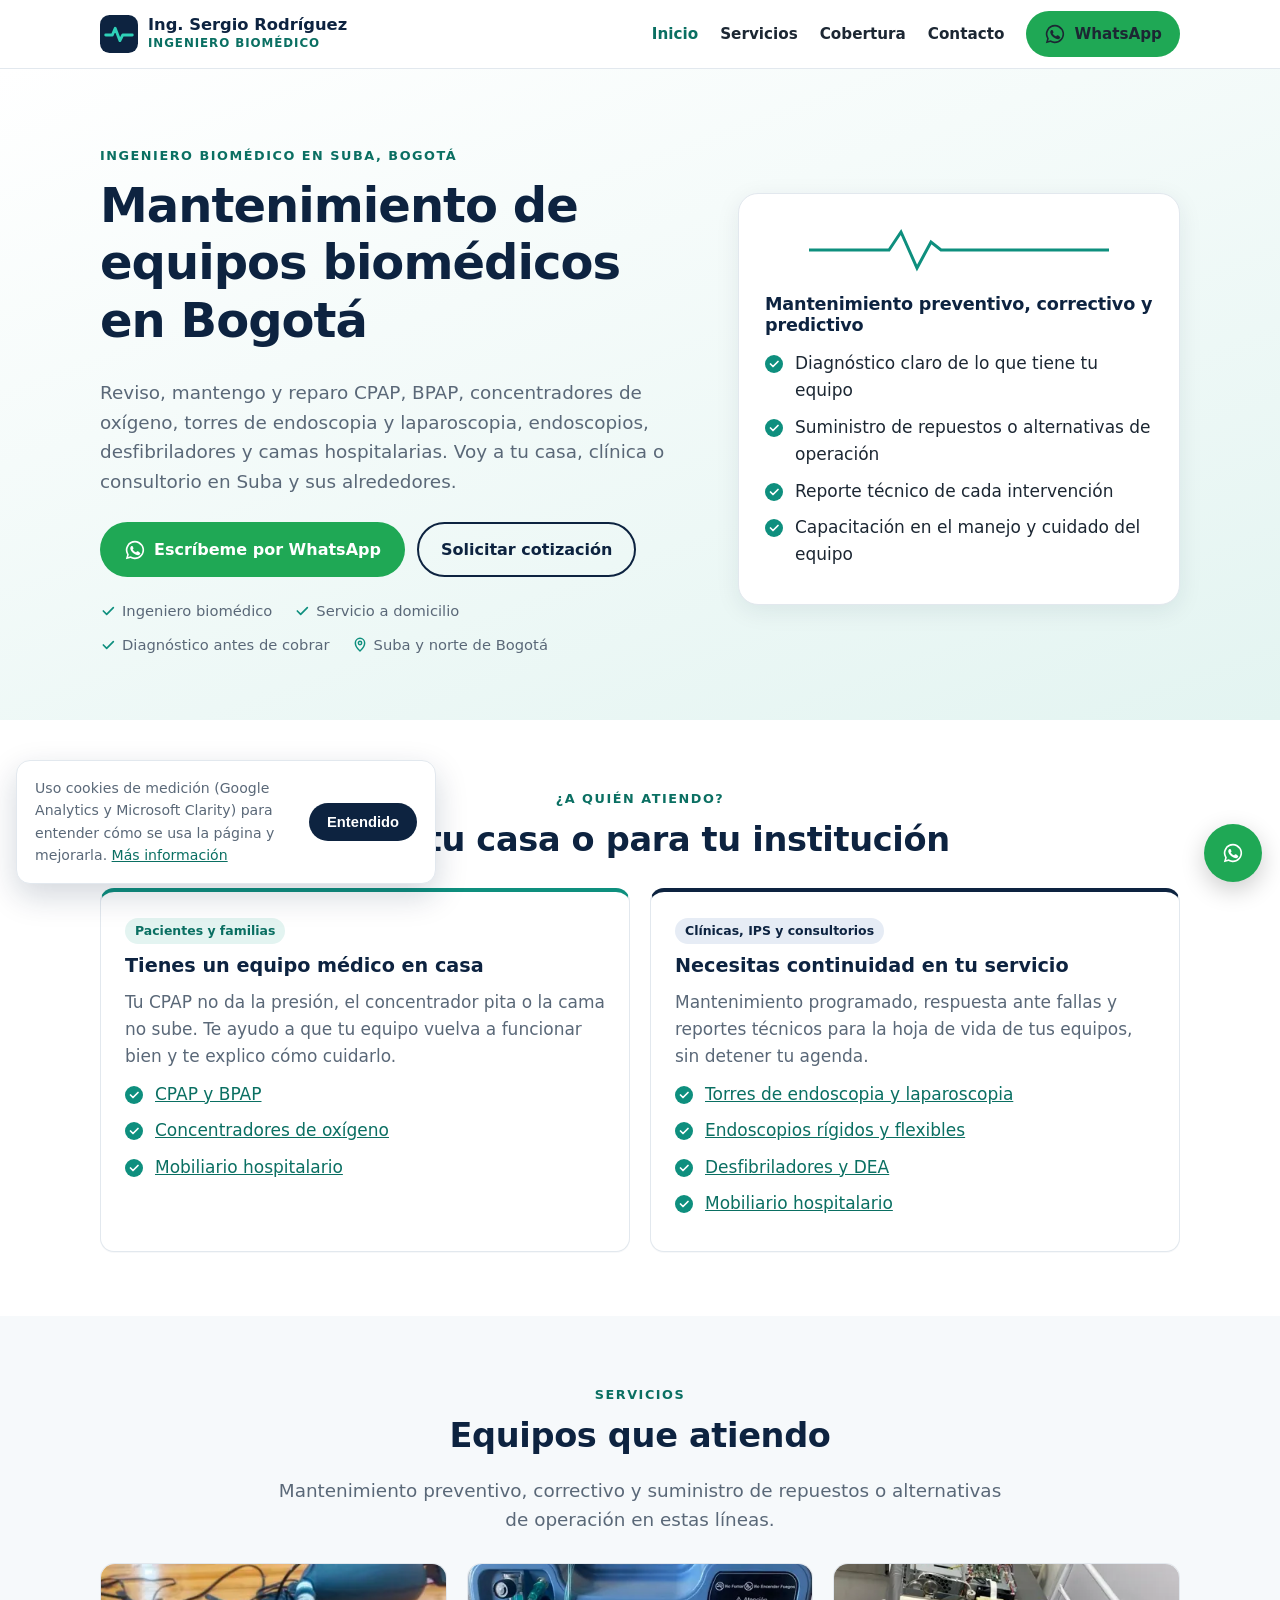
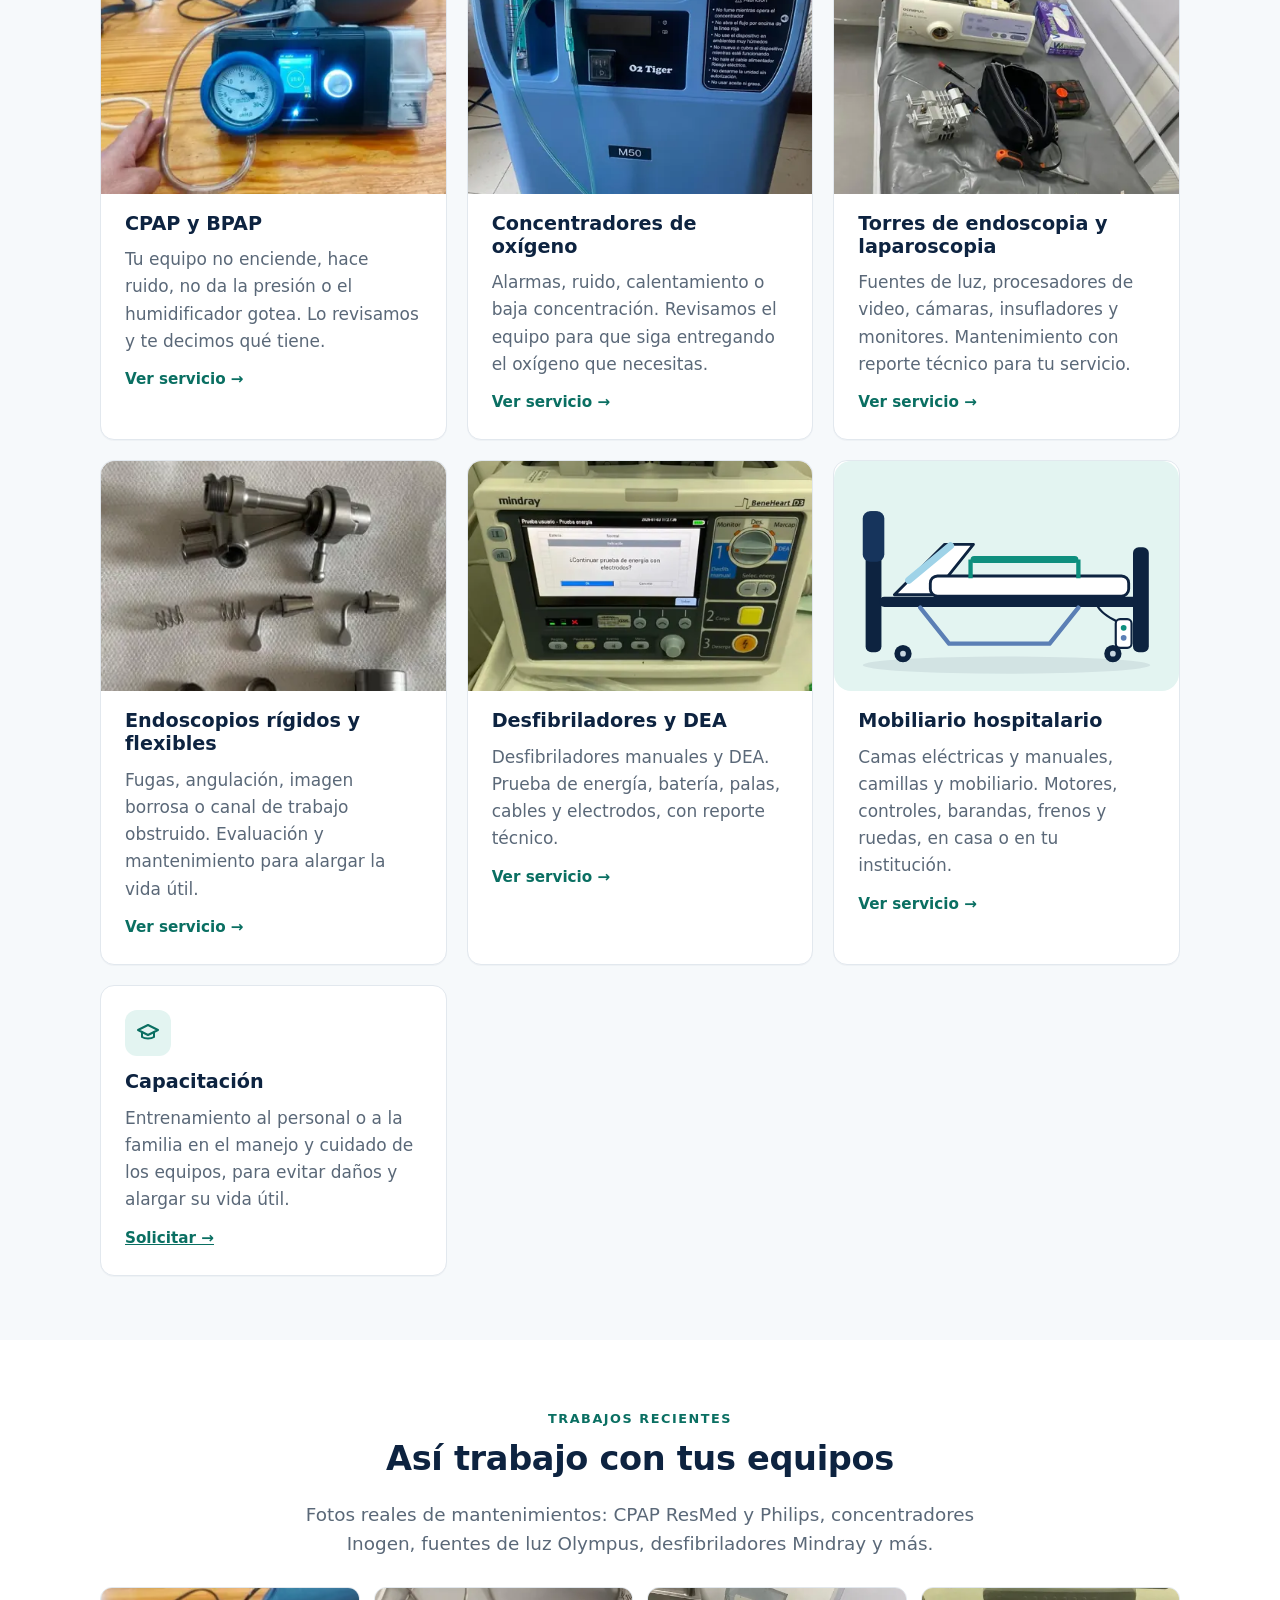
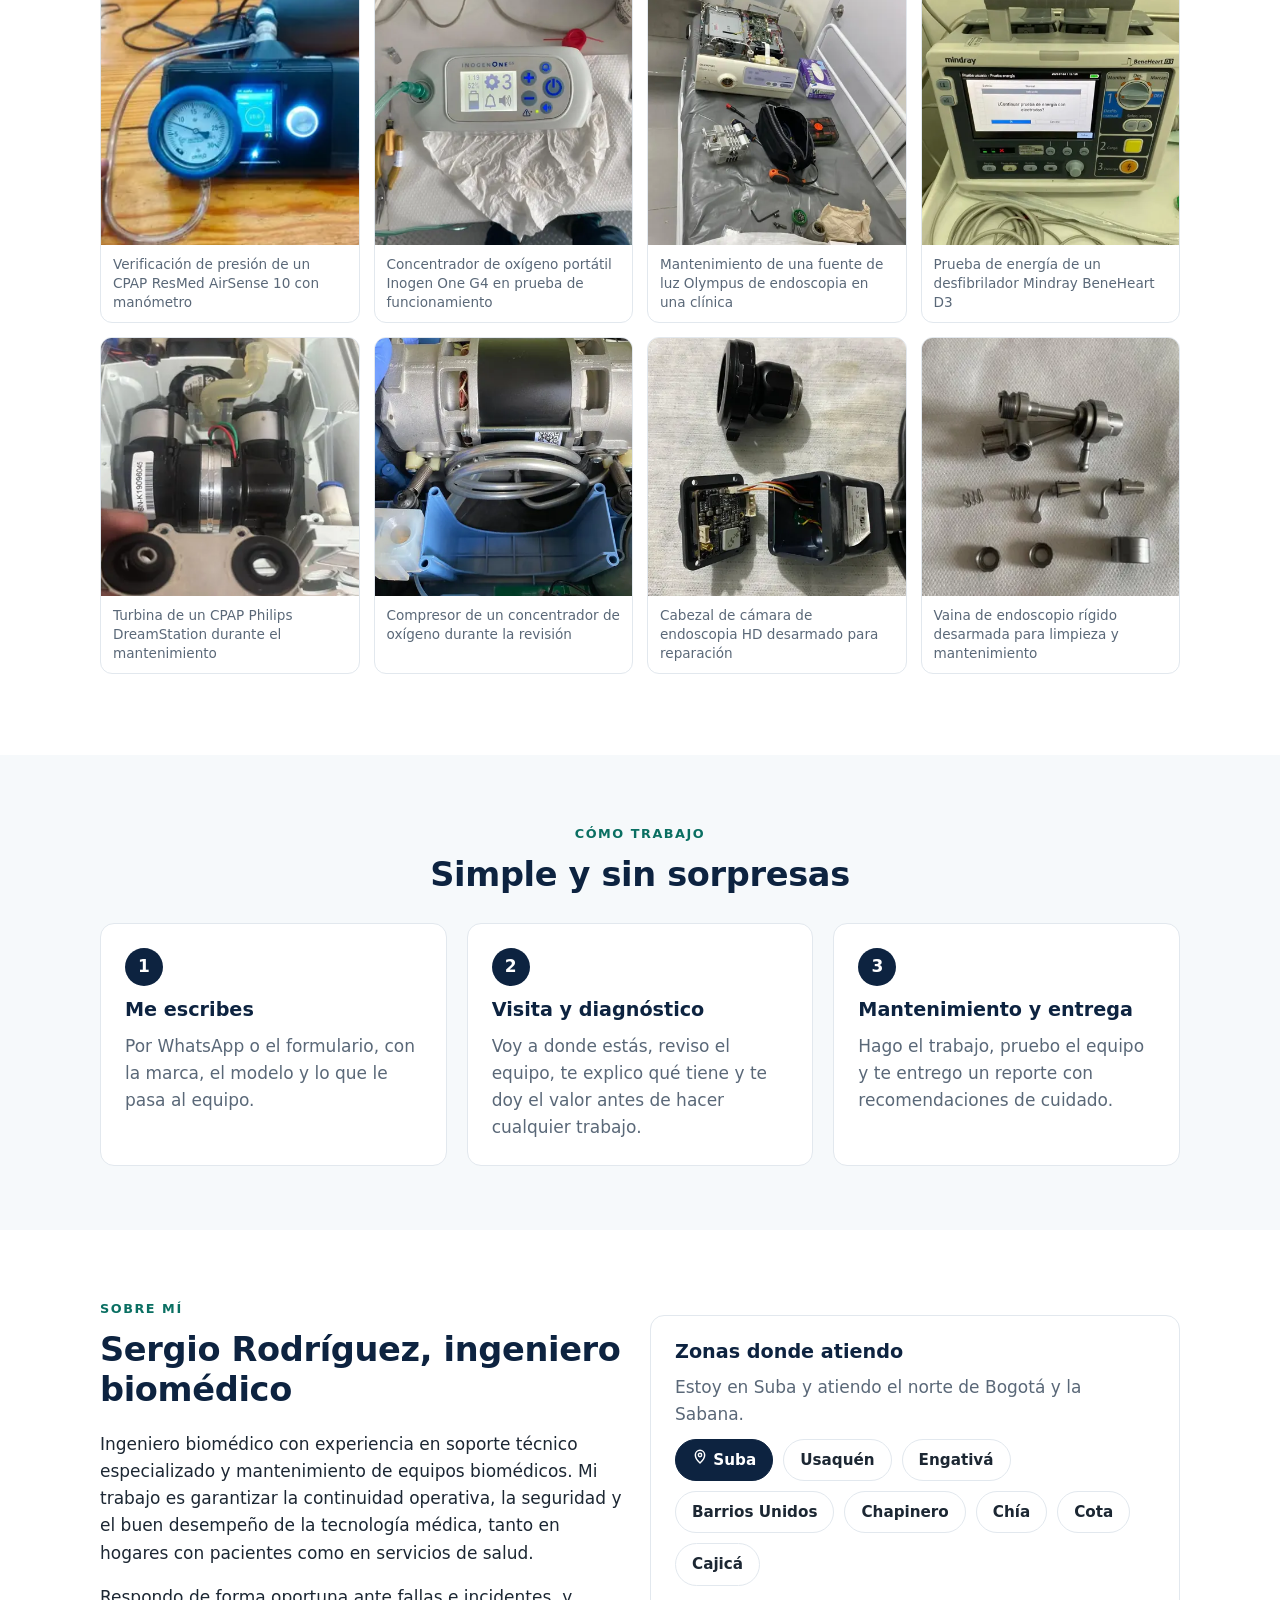
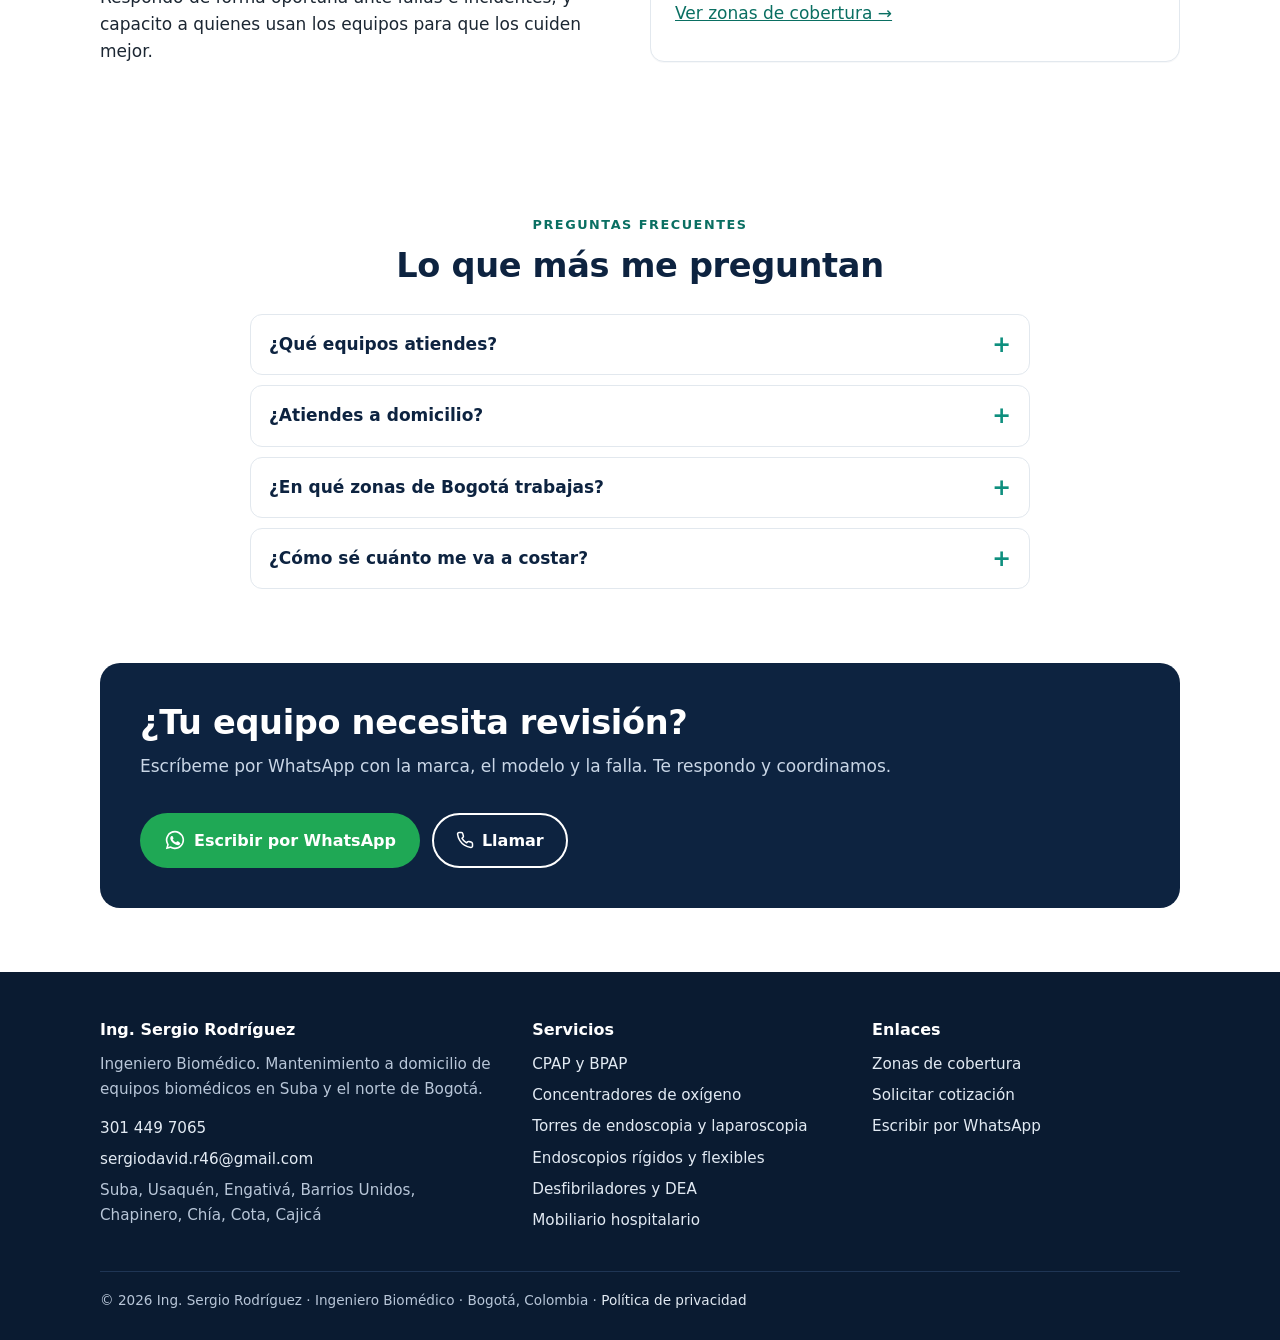
<file: index.html>
<!doctype html>
<html lang="es-CO" data-base="/">
<head>
<meta charset="utf-8">
<script>(function(w,d,s,l,i){w[l]=w[l]||[];w[l].push({'gtm.start':new Date().getTime(),event:'gtm.js'});var f=d.getElementsByTagName(s)[0],j=d.createElement(s),dl=l!='dataLayer'?'&l='+l:'';j.async=true;j.src='https://www.googletagmanager.com/gtm.js?id='+i+dl;f.parentNode.insertBefore(j,f);})(window,document,'script','dataLayer','GTM-MMLL66W7');</script>
<script>(function(c,l,a,r,i,t,y){c[a]=c[a]||function(){(c[a].q=c[a].q||[]).push(arguments)};t=l.createElement(r);t.async=1;t.src="https://www.clarity.ms/tag/"+i;y=l.getElementsByTagName(r)[0];y.parentNode.insertBefore(t,y);})(window,document,"clarity","script","ziqutszzo0");</script>

<meta name="viewport" content="width=device-width, initial-scale=1">
<title>Mantenimiento de equipos biomédicos en Bogotá | Ing. Sergio Rodríguez</title>
<meta name="description" content="Ingeniero biomédico a domicilio en Suba, Bogotá. Mantenimiento de CPAP, BPAP, concentradores de oxígeno, endoscopia, desfibriladores y camas hospitalarias.">
<meta name="robots" content="index,follow">
<link rel="canonical" href="https://biomedico.alexmonroy.com/">
<meta name="theme-color" content="#0d2340">
<meta property="og:type" content="website">
<meta property="og:locale" content="es_CO">
<meta property="og:site_name" content="Ing. Sergio Rodríguez">
<meta property="og:title" content="Mantenimiento de equipos biomédicos en Bogotá | Ing. Sergio Rodríguez">
<meta property="og:description" content="Ingeniero biomédico a domicilio en Suba, Bogotá. Mantenimiento de CPAP, BPAP, concentradores de oxígeno, endoscopia, desfibriladores y camas hospitalarias.">
<meta property="og:url" content="https://biomedico.alexmonroy.com/">
<meta property="og:image" content="https://biomedico.alexmonroy.com/assets/og-image.png">
<meta name="twitter:card" content="summary_large_image">
<link rel="icon" href="/assets/favicon.svg" type="image/svg+xml">
<link rel="stylesheet" href="/assets/styles.css">
<script type="application/ld+json">{"@context": "https://schema.org", "@type": "ProfessionalService", "@id": "https://biomedico.alexmonroy.com/#negocio", "name": "Ing. Sergio Rodríguez — Ingeniero Biomédico", "description": "Mantenimiento preventivo, correctivo y predictivo de equipos biomédicos en Bogotá: CPAP, BPAP, concentradores de oxígeno, endoscopia, laparoscopia, desfibriladores y mobiliario hospitalario.", "url": "https://biomedico.alexmonroy.com/", "telephone": "+573014497065", "email": "sergiodavid.r46@gmail.com", "image": "https://biomedico.alexmonroy.com/assets/og-image.png", "address": {"@type": "PostalAddress", "addressLocality": "Bogotá", "addressRegion": "Bogotá D.C.", "addressCountry": "CO"}, "areaServed": [{"@type": "Place", "name": "Suba"}, {"@type": "Place", "name": "Usaquén"}, {"@type": "Place", "name": "Engativá"}, {"@type": "Place", "name": "Barrios Unidos"}, {"@type": "Place", "name": "Chapinero"}, {"@type": "Place", "name": "Chía"}, {"@type": "Place", "name": "Cota"}, {"@type": "Place", "name": "Cajicá"}], "founder": {"@type": "Person", "name": "Sergio Rodríguez", "jobTitle": "Ingeniero Biomédico"}, "knowsAbout": ["CPAP y BPAP", "Concentradores de oxígeno", "Torres de endoscopia y laparoscopia", "Endoscopios rígidos y flexibles", "Desfibriladores y DEA", "Mobiliario hospitalario"]}</script>
<script type="application/ld+json">{"@context": "https://schema.org", "@type": "FAQPage", "mainEntity": [{"@type": "Question", "name": "¿Qué equipos atiendes?", "acceptedAnswer": {"@type": "Answer", "text": "CPAP y BPAP, concentradores de oxígeno, torres de endoscopia y laparoscopia, endoscopios rígidos y flexibles, desfibriladores y DEA, y mobiliario hospitalario como camas y camillas."}}, {"@type": "Question", "name": "¿Atiendes a domicilio?", "acceptedAnswer": {"@type": "Answer", "text": "Sí, todo mi servicio es a domicilio: voy a tu casa, clínica, IPS o consultorio. Atiendo a ambos. Muchos de mis clientes son familias con equipos en casa, como CPAP, concentradores o camas hospitalarias, y también atiendo clínicas, IPS y consultorios."}}, {"@type": "Question", "name": "¿En qué zonas de Bogotá trabajas?", "acceptedAnswer": {"@type": "Answer", "text": "Estoy en Suba y atiendo también Usaquén, Engativá, Barrios Unidos y Chapinero, además de Chía, Cota y Cajicá."}}, {"@type": "Question", "name": "¿Cómo sé cuánto me va a costar?", "acceptedAnswer": {"@type": "Answer", "text": "Primero hago el diagnóstico y te explico qué tiene el equipo. Te doy el valor antes de hacer cualquier trabajo, sin sorpresas."}}]}</script>
</head>
<body>
<noscript><iframe src="https://www.googletagmanager.com/ns.html?id=GTM-MMLL66W7" height="0" width="0" style="display:none;visibility:hidden"></iframe></noscript>
<header class="site-header">
  <div class="container nav">
    <a class="brand" href="/" aria-label="Ing. Sergio Rodríguez, inicio"><svg class="brand-mark" viewBox="0 0 40 40" aria-hidden="true"><rect width="40" height="40" rx="10" fill="#0d2340"/><path d="M6 21h7l3-7 5 13 3-6h10" fill="none" stroke="#2fd1b8" stroke-width="3" stroke-linecap="round" stroke-linejoin="round"/></svg><div><strong>Ing. Sergio Rodríguez</strong><span>Ingeniero Biomédico</span></div></a>
    <button class="menu-toggle" aria-label="Abrir menú" aria-expanded="false"><svg width="22" height="22" viewBox="0 0 24 24" fill="none" stroke="currentColor" stroke-width="2" stroke-linecap="round"><path d="M4 7h16M4 12h16M4 17h16"/></svg></button>
    <ul class="nav-links"><li><a href="/" aria-current="page">Inicio</a></li><li><a href="/servicios/">Servicios</a></li><li><a href="/cobertura/">Cobertura</a></li><li><a href="/contacto/">Contacto</a></li><li class="nav-cta"><a class="btn btn-wa btn-sm" href="https://wa.me/573014497065?text=Hola%20Sergio%2C%20vi%20tu%20p%C3%A1gina%20web%20y%20necesito%20ayuda%20con%20un%20equipo." target="_blank" rel="noopener"><svg width="22" height="22" viewBox="0 0 24 24" fill="currentColor" aria-hidden="true"><path d="M12 2a10 10 0 0 0-8.6 15.1L2 22l5-1.3A10 10 0 1 0 12 2zm0 18.2a8.2 8.2 0 0 1-4.2-1.1l-.3-.2-3 .8.8-2.9-.2-.3A8.2 8.2 0 1 1 12 20.2zm4.5-6.1c-.2-.1-1.5-.7-1.7-.8-.2-.1-.4-.1-.6.1l-.8 1c-.1.2-.3.2-.5.1a6.7 6.7 0 0 1-3.3-2.9c-.3-.4.2-.4.7-1.3.1-.2 0-.3 0-.4l-.8-1.8c-.2-.5-.4-.4-.6-.4h-.5a1 1 0 0 0-.7.3 3 3 0 0 0-.9 2.2 5.2 5.2 0 0 0 1.1 2.8 11.9 11.9 0 0 0 4.6 4c1.7.7 2.3.8 3.2.6a2.7 2.7 0 0 0 1.8-1.2 2.2 2.2 0 0 0 .2-1.2c-.1-.1-.3-.2-.5-.3z"/></svg> WhatsApp</a></li></ul>
  </div>
</header>
<main>

<section class="hero">
  <div class="container hero-grid">
    <div>
      <span class="eyebrow">Ingeniero biomédico en Suba, Bogotá</span>
      <h1>Mantenimiento de equipos biomédicos en Bogotá</h1>
      <p class="lead">Reviso, mantengo y reparo CPAP, BPAP, concentradores de oxígeno, torres de endoscopia y laparoscopia, endoscopios, desfibriladores y camas hospitalarias. Voy a tu casa, clínica o consultorio en Suba y sus alrededores.</p>
      <div class="btn-row">
        <a class="btn btn-wa" href="https://wa.me/573014497065?text=Hola%20Sergio%2C%20vi%20tu%20p%C3%A1gina%20web%20y%20necesito%20ayuda%20con%20un%20equipo." target="_blank" rel="noopener"><svg width="22" height="22" viewBox="0 0 24 24" fill="currentColor" aria-hidden="true"><path d="M12 2a10 10 0 0 0-8.6 15.1L2 22l5-1.3A10 10 0 1 0 12 2zm0 18.2a8.2 8.2 0 0 1-4.2-1.1l-.3-.2-3 .8.8-2.9-.2-.3A8.2 8.2 0 1 1 12 20.2zm4.5-6.1c-.2-.1-1.5-.7-1.7-.8-.2-.1-.4-.1-.6.1l-.8 1c-.1.2-.3.2-.5.1a6.7 6.7 0 0 1-3.3-2.9c-.3-.4.2-.4.7-1.3.1-.2 0-.3 0-.4l-.8-1.8c-.2-.5-.4-.4-.6-.4h-.5a1 1 0 0 0-.7.3 3 3 0 0 0-.9 2.2 5.2 5.2 0 0 0 1.1 2.8 11.9 11.9 0 0 0 4.6 4c1.7.7 2.3.8 3.2.6a2.7 2.7 0 0 0 1.8-1.2 2.2 2.2 0 0 0 .2-1.2c-.1-.1-.3-.2-.5-.3z"/></svg> Escríbeme por WhatsApp</a>
        <a class="btn btn-ghost" href="/contacto/">Solicitar cotización</a>
      </div>
      <div class="trust-row">
        <span><svg width="16" height="16" viewBox="0 0 24 24" fill="none" stroke="currentColor" stroke-width="2.5" stroke-linecap="round" stroke-linejoin="round"><path d="M5 12l5 5L20 7"/></svg> Ingeniero biomédico</span>
        <span><svg width="16" height="16" viewBox="0 0 24 24" fill="none" stroke="currentColor" stroke-width="2.5" stroke-linecap="round" stroke-linejoin="round"><path d="M5 12l5 5L20 7"/></svg> Servicio a domicilio</span>
        <span><svg width="16" height="16" viewBox="0 0 24 24" fill="none" stroke="currentColor" stroke-width="2.5" stroke-linecap="round" stroke-linejoin="round"><path d="M5 12l5 5L20 7"/></svg> Diagnóstico antes de cobrar</span>
        <span><svg width="16" height="16" viewBox="0 0 24 24" fill="none" stroke="currentColor" stroke-width="2.2" stroke-linecap="round" stroke-linejoin="round"><path d="M12 21s-7-6.2-7-12a7 7 0 0 1 14 0c0 5.8-7 12-7 12z"/><circle cx="12" cy="9" r="2.5"/></svg> Suba y norte de Bogotá</span>
      </div>
    </div>
    <aside class="hero-card" aria-label="Qué incluye">
      <svg class="pulse" viewBox="0 0 300 56" aria-hidden="true"><path d="M0 30h80l12-18 16 36 14-26 10 8h168"/></svg>
      <h2>Mantenimiento preventivo, correctivo y predictivo</h2>
      <ul class="check-list">
        <li>Diagnóstico claro de lo que tiene tu equipo</li>
        <li>Suministro de repuestos o alternativas de operación</li>
        <li>Reporte técnico de cada intervención</li>
        <li>Capacitación en el manejo y cuidado del equipo</li>
      </ul>
    </aside>
  </div>
</section>

<section class="section">
  <div class="container">
    <div class="center"><span class="eyebrow">¿A quién atiendo?</span><h2>Para tu casa o para tu institución</h2></div>
    <div class="grid grid-2" style="margin-top:28px">
      <div class="card audience">
        <span class="tag">Pacientes y familias</span>
        <h3>Tienes un equipo médico en casa</h3>
        <p>Tu CPAP no da la presión, el concentrador pita o la cama no sube. Te ayudo a que tu equipo vuelva a funcionar bien y te explico cómo cuidarlo.</p>
        <ul class="check-list"><li><a href="/servicios/mantenimiento-cpap-bpap-bogota/">CPAP y BPAP</a></li><li><a href="/servicios/mantenimiento-concentradores-oxigeno-bogota/">Concentradores de oxígeno</a></li><li><a href="/servicios/mantenimiento-mobiliario-hospitalario-bogota/">Mobiliario hospitalario</a></li></ul>
      </div>
      <div class="card audience b2b">
        <span class="tag">Clínicas, IPS y consultorios</span>
        <h3>Necesitas continuidad en tu servicio</h3>
        <p>Mantenimiento programado, respuesta ante fallas y reportes técnicos para la hoja de vida de tus equipos, sin detener tu agenda.</p>
        <ul class="check-list"><li><a href="/servicios/mantenimiento-torres-endoscopia-laparoscopia-bogota/">Torres de endoscopia y laparoscopia</a></li><li><a href="/servicios/mantenimiento-endoscopios-rigidos-flexibles-bogota/">Endoscopios rígidos y flexibles</a></li><li><a href="/servicios/mantenimiento-desfibriladores-bogota/">Desfibriladores y DEA</a></li><li><a href="/servicios/mantenimiento-mobiliario-hospitalario-bogota/">Mobiliario hospitalario</a></li></ul>
      </div>
    </div>
  </div>
</section>

<section class="section alt" id="servicios">
  <div class="container">
    <div class="center"><span class="eyebrow">Servicios</span><h2>Equipos que atiendo</h2>
    <p class="lead">Mantenimiento preventivo, correctivo y suministro de repuestos o alternativas de operación en estas líneas.</p></div>
    <div class="grid grid-3" style="margin-top:28px">
      <a class="card" href="/servicios/mantenimiento-cpap-bpap-bogota/">
  <img class="card-img photo" src="/assets/fotos/cpap-resmed-airsense-10-prueba-presion-600.webp" alt="Verificación de presión de un CPAP ResMed AirSense 10 con manómetro" width="600" height="400" loading="lazy">
  <h3>CPAP y BPAP</h3>
  <p>Tu equipo no enciende, hace ruido, no da la presión o el humidificador gotea. Lo revisamos y te decimos qué tiene.</p>
  <span class="more">Ver servicio →</span>
</a><a class="card" href="/servicios/mantenimiento-concentradores-oxigeno-bogota/">
  <img class="card-img photo" src="/assets/fotos/concentrador-oxigeno-o2-tiger-m50-600.webp" alt="Concentrador de oxígeno O2 Tiger M50 después del mantenimiento" width="600" height="400" loading="lazy">
  <h3>Concentradores de oxígeno</h3>
  <p>Alarmas, ruido, calentamiento o baja concentración. Revisamos el equipo para que siga entregando el oxígeno que necesitas.</p>
  <span class="more">Ver servicio →</span>
</a><a class="card" href="/servicios/mantenimiento-torres-endoscopia-laparoscopia-bogota/">
  <img class="card-img photo" src="/assets/fotos/mantenimiento-fuente-de-luz-olympus-600.webp" alt="Mantenimiento de una fuente de luz Olympus de endoscopia en una clínica" width="600" height="400" loading="lazy">
  <h3>Torres de endoscopia y laparoscopia</h3>
  <p>Fuentes de luz, procesadores de video, cámaras, insufladores y monitores. Mantenimiento con reporte técnico para tu servicio.</p>
  <span class="more">Ver servicio →</span>
</a><a class="card" href="/servicios/mantenimiento-endoscopios-rigidos-flexibles-bogota/">
  <img class="card-img photo" src="/assets/fotos/vaina-endoscopio-rigido-desarmada-600.webp" alt="Vaina de endoscopio rígido desarmada para limpieza y mantenimiento" width="600" height="400" loading="lazy">
  <h3>Endoscopios rígidos y flexibles</h3>
  <p>Fugas, angulación, imagen borrosa o canal de trabajo obstruido. Evaluación y mantenimiento para alargar la vida útil.</p>
  <span class="more">Ver servicio →</span>
</a><a class="card" href="/servicios/mantenimiento-desfibriladores-bogota/">
  <img class="card-img photo" src="/assets/fotos/desfibrilador-mindray-beneheart-d3-prueba-energia-600.webp" alt="Prueba de energía de un desfibrilador Mindray BeneHeart D3" width="600" height="400" loading="lazy">
  <h3>Desfibriladores y DEA</h3>
  <p>Desfibriladores manuales y DEA. Prueba de energía, batería, palas, cables y electrodos, con reporte técnico.</p>
  <span class="more">Ver servicio →</span>
</a><a class="card" href="/servicios/mantenimiento-mobiliario-hospitalario-bogota/">
  <img class="card-img" src="/assets/img/cama-hospitalaria.svg" alt="Mobiliario hospitalario" width="480" height="320" loading="lazy">
  <h3>Mobiliario hospitalario</h3>
  <p>Camas eléctricas y manuales, camillas y mobiliario. Motores, controles, barandas, frenos y ruedas, en casa o en tu institución.</p>
  <span class="more">Ver servicio →</span>
</a>
      <div class="card">
        <div class="icon"><svg width="24" height="24" viewBox="0 0 24 24" fill="none" stroke="currentColor" stroke-width="2" stroke-linecap="round" stroke-linejoin="round"><path d="M2 9l10-5 10 5-10 5z"/><path d="M6 11v5c3 2 9 2 12 0v-5"/></svg></div>
        <h3>Capacitación</h3>
        <p>Entrenamiento al personal o a la familia en el manejo y cuidado de los equipos, para evitar daños y alargar su vida útil.</p>
        <a class="more" href="/contacto/">Solicitar →</a>
      </div>
    </div>
  </div>
</section>

<section class="section">
  <div class="container">
    <div class="center"><span class="eyebrow">Trabajos recientes</span><h2>Así trabajo con tus equipos</h2>
    <p class="lead">Fotos reales de mantenimientos: CPAP ResMed y Philips, concentradores Inogen, fuentes de luz Olympus, desfibriladores Mindray y más.</p></div>
    <div style="margin-top:28px"><div class="gallery"><figure><a href="/assets/fotos/cpap-resmed-airsense-10-prueba-presion.webp" target="_blank" rel="noopener"><img src="/assets/fotos/cpap-resmed-airsense-10-prueba-presion-600.webp" alt="Verificación de presión de un CPAP ResMed AirSense 10 con manómetro" loading="lazy" width="600" height="600"></a><figcaption>Verificación de presión de un CPAP ResMed AirSense 10 con manómetro</figcaption></figure><figure><a href="/assets/fotos/concentrador-portatil-inogen-one-g4.webp" target="_blank" rel="noopener"><img src="/assets/fotos/concentrador-portatil-inogen-one-g4-600.webp" alt="Concentrador de oxígeno portátil Inogen One G4 en prueba de funcionamiento" loading="lazy" width="600" height="600"></a><figcaption>Concentrador de oxígeno portátil Inogen One G4 en prueba de funcionamiento</figcaption></figure><figure><a href="/assets/fotos/mantenimiento-fuente-de-luz-olympus.webp" target="_blank" rel="noopener"><img src="/assets/fotos/mantenimiento-fuente-de-luz-olympus-600.webp" alt="Mantenimiento de una fuente de luz Olympus de endoscopia en una clínica" loading="lazy" width="600" height="600"></a><figcaption>Mantenimiento de una fuente de luz Olympus de endoscopia en una clínica</figcaption></figure><figure><a href="/assets/fotos/desfibrilador-mindray-beneheart-d3-prueba-energia.webp" target="_blank" rel="noopener"><img src="/assets/fotos/desfibrilador-mindray-beneheart-d3-prueba-energia-600.webp" alt="Prueba de energía de un desfibrilador Mindray BeneHeart D3" loading="lazy" width="600" height="600"></a><figcaption>Prueba de energía de un desfibrilador Mindray BeneHeart D3</figcaption></figure><figure><a href="/assets/fotos/turbina-cpap-philips-dreamstation.webp" target="_blank" rel="noopener"><img src="/assets/fotos/turbina-cpap-philips-dreamstation-600.webp" alt="Turbina de un CPAP Philips DreamStation durante el mantenimiento" loading="lazy" width="600" height="600"></a><figcaption>Turbina de un CPAP Philips DreamStation durante el mantenimiento</figcaption></figure><figure><a href="/assets/fotos/compresor-concentrador-oxigeno.webp" target="_blank" rel="noopener"><img src="/assets/fotos/compresor-concentrador-oxigeno-600.webp" alt="Compresor de un concentrador de oxígeno durante la revisión" loading="lazy" width="600" height="600"></a><figcaption>Compresor de un concentrador de oxígeno durante la revisión</figcaption></figure><figure><a href="/assets/fotos/camara-endoscopia-hd-desarmada.webp" target="_blank" rel="noopener"><img src="/assets/fotos/camara-endoscopia-hd-desarmada-600.webp" alt="Cabezal de cámara de endoscopia HD desarmado para reparación" loading="lazy" width="600" height="600"></a><figcaption>Cabezal de cámara de endoscopia HD desarmado para reparación</figcaption></figure><figure><a href="/assets/fotos/vaina-endoscopio-rigido-desarmada.webp" target="_blank" rel="noopener"><img src="/assets/fotos/vaina-endoscopio-rigido-desarmada-600.webp" alt="Vaina de endoscopio rígido desarmada para limpieza y mantenimiento" loading="lazy" width="600" height="600"></a><figcaption>Vaina de endoscopio rígido desarmada para limpieza y mantenimiento</figcaption></figure></div></div>
  </div>
</section>

<section class="section alt">
  <div class="container">
    <div class="center"><span class="eyebrow">Cómo trabajo</span><h2>Simple y sin sorpresas</h2></div>
    <ol class="steps" style="margin-top:28px">
      <li><h3>Me escribes</h3><p>Por WhatsApp o el formulario, con la marca, el modelo y lo que le pasa al equipo.</p></li>
      <li><h3>Visita y diagnóstico</h3><p>Voy a donde estás, reviso el equipo, te explico qué tiene y te doy el valor antes de hacer cualquier trabajo.</p></li>
      <li><h3>Mantenimiento y entrega</h3><p>Hago el trabajo, pruebo el equipo y te entrego un reporte con recomendaciones de cuidado.</p></li>
    </ol>
  </div>
</section>

<section class="section">
  <div class="container grid grid-2" style="align-items:center">
    <div>
      <span class="eyebrow">Sobre mí</span>
      <h2>Sergio Rodríguez, ingeniero biomédico</h2>
      <p>Ingeniero biomédico con experiencia en soporte técnico especializado y mantenimiento de equipos biomédicos. Mi trabajo es garantizar la continuidad operativa, la seguridad y el buen desempeño de la tecnología médica, tanto en hogares con pacientes como en servicios de salud.</p>
      <p>Respondo de forma oportuna ante fallas e incidentes, y capacito a quienes usan los equipos para que los cuiden mejor.</p>
    </div>
    <div class="card">
      <h3>Zonas donde atiendo</h3>
      <p>Estoy en Suba y atiendo el norte de Bogotá y la Sabana.</p>
      <ul class="zones"><li class="main"><svg width="16" height="16" viewBox="0 0 24 24" fill="none" stroke="currentColor" stroke-width="2.2" stroke-linecap="round" stroke-linejoin="round"><path d="M12 21s-7-6.2-7-12a7 7 0 0 1 14 0c0 5.8-7 12-7 12z"/><circle cx="12" cy="9" r="2.5"/></svg> Suba</li><li>Usaquén</li><li>Engativá</li><li>Barrios Unidos</li><li>Chapinero</li><li>Chía</li><li>Cota</li><li>Cajicá</li></ul>
      <p style="margin-top:14px"><a href="/cobertura/">Ver zonas de cobertura →</a></p>
    </div>
  </div>
</section>

<section class="section">
  <div class="container">
    <div class="center"><span class="eyebrow">Preguntas frecuentes</span><h2>Lo que más me preguntan</h2></div>
    <div style="max-width:780px;margin:28px auto 0"><div class="faq"><details><summary>¿Qué equipos atiendes?</summary><p>CPAP y BPAP, concentradores de oxígeno, torres de endoscopia y laparoscopia, endoscopios rígidos y flexibles, desfibriladores y DEA, y mobiliario hospitalario como camas y camillas.</p></details><details><summary>¿Atiendes a domicilio?</summary><p>Sí, todo mi servicio es a domicilio: voy a tu casa, clínica, IPS o consultorio. Atiendo a ambos. Muchos de mis clientes son familias con equipos en casa, como CPAP, concentradores o camas hospitalarias, y también atiendo clínicas, IPS y consultorios.</p></details><details><summary>¿En qué zonas de Bogotá trabajas?</summary><p>Estoy en Suba y atiendo también Usaquén, Engativá, Barrios Unidos y Chapinero, además de Chía, Cota y Cajicá.</p></details><details><summary>¿Cómo sé cuánto me va a costar?</summary><p>Primero hago el diagnóstico y te explico qué tiene el equipo. Te doy el valor antes de hacer cualquier trabajo, sin sorpresas.</p></details></div></div>
  </div>
</section>

<section class="section" style="padding-top:0">
  <div class="container"><div class="cta-band">
  <div><h2>¿Tu equipo necesita revisión?</h2><p>Escríbeme por WhatsApp con la marca, el modelo y la falla. Te respondo y coordinamos.</p></div>
  <div class="btn-row"><a class="btn btn-wa" href="https://wa.me/573014497065?text=Hola%20Sergio%2C%20vi%20tu%20p%C3%A1gina%20web%20y%20necesito%20ayuda%20con%20un%20equipo." target="_blank" rel="noopener"><svg width="22" height="22" viewBox="0 0 24 24" fill="currentColor" aria-hidden="true"><path d="M12 2a10 10 0 0 0-8.6 15.1L2 22l5-1.3A10 10 0 1 0 12 2zm0 18.2a8.2 8.2 0 0 1-4.2-1.1l-.3-.2-3 .8.8-2.9-.2-.3A8.2 8.2 0 1 1 12 20.2zm4.5-6.1c-.2-.1-1.5-.7-1.7-.8-.2-.1-.4-.1-.6.1l-.8 1c-.1.2-.3.2-.5.1a6.7 6.7 0 0 1-3.3-2.9c-.3-.4.2-.4.7-1.3.1-.2 0-.3 0-.4l-.8-1.8c-.2-.5-.4-.4-.6-.4h-.5a1 1 0 0 0-.7.3 3 3 0 0 0-.9 2.2 5.2 5.2 0 0 0 1.1 2.8 11.9 11.9 0 0 0 4.6 4c1.7.7 2.3.8 3.2.6a2.7 2.7 0 0 0 1.8-1.2 2.2 2.2 0 0 0 .2-1.2c-.1-.1-.3-.2-.5-.3z"/></svg> Escribir por WhatsApp</a><a class="btn btn-ghost" style="border-color:#fff;color:#fff" href="tel:+573014497065"><svg width="18" height="18" viewBox="0 0 24 24" fill="none" stroke="currentColor" stroke-width="2" stroke-linecap="round" stroke-linejoin="round"><path d="M22 16.9v3a2 2 0 0 1-2.2 2 19.8 19.8 0 0 1-8.6-3.1 19.5 19.5 0 0 1-6-6A19.8 19.8 0 0 1 2.1 4.2 2 2 0 0 1 4.1 2h3a2 2 0 0 1 2 1.7c.1.9.4 1.8.7 2.7a2 2 0 0 1-.5 2.1L8 9.8a16 16 0 0 0 6 6l1.3-1.3a2 2 0 0 1 2.1-.4c.9.3 1.8.6 2.7.7a2 2 0 0 1 1.7 2z"/></svg> Llamar</a></div>
</div></div>
</section>

</main>
<footer class="site-footer">
  <div class="container">
    <div class="footer-grid">
      <div>
        <h3>Ing. Sergio Rodríguez</h3>
        <p>Ingeniero Biomédico. Mantenimiento a domicilio de equipos biomédicos en Suba y el norte de Bogotá.</p>
        <ul>
          <li><a href="tel:+573014497065">301 449 7065</a></li>
          <li><a href="mailto:sergiodavid.r46@gmail.com">sergiodavid.r46@gmail.com</a></li>
          <li>Suba, Usaquén, Engativá, Barrios Unidos, Chapinero, Chía, Cota, Cajicá</li>
        </ul>
      </div>
      <div><h3>Servicios</h3><ul><li><a href="/servicios/mantenimiento-cpap-bpap-bogota/">CPAP y BPAP</a></li><li><a href="/servicios/mantenimiento-concentradores-oxigeno-bogota/">Concentradores de oxígeno</a></li><li><a href="/servicios/mantenimiento-torres-endoscopia-laparoscopia-bogota/">Torres de endoscopia y laparoscopia</a></li><li><a href="/servicios/mantenimiento-endoscopios-rigidos-flexibles-bogota/">Endoscopios rígidos y flexibles</a></li><li><a href="/servicios/mantenimiento-desfibriladores-bogota/">Desfibriladores y DEA</a></li><li><a href="/servicios/mantenimiento-mobiliario-hospitalario-bogota/">Mobiliario hospitalario</a></li></ul></div>
      <div><h3>Enlaces</h3><ul>
        <li><a href="/cobertura/">Zonas de cobertura</a></li>
        <li><a href="/contacto/">Solicitar cotización</a></li>
        <li><a href="https://wa.me/573014497065?text=Hola%20Sergio%2C%20vi%20tu%20p%C3%A1gina%20web%20y%20necesito%20ayuda%20con%20un%20equipo." target="_blank" rel="noopener">Escribir por WhatsApp</a></li>
      </ul></div>
    </div>
    <div class="footer-bottom">© 2026 Ing. Sergio Rodríguez · Ingeniero Biomédico · Bogotá, Colombia · <a href="/privacidad/">Política de privacidad</a></div>
  </div>
</footer>
<div class="cookie-note" hidden><p>Uso cookies de medición (Google Analytics y Microsoft Clarity) para entender cómo se usa la página y mejorarla. <a href="/privacidad/#cookies">Más información</a></p><button type="button" class="btn btn-primary btn-sm">Entendido</button></div>
<a class="wa-float" href="https://wa.me/573014497065?text=Hola%20Sergio%2C%20vi%20tu%20p%C3%A1gina%20web%20y%20necesito%20ayuda%20con%20un%20equipo." target="_blank" rel="noopener" aria-label="Escribir por WhatsApp"><svg width="22" height="22" viewBox="0 0 24 24" fill="currentColor" aria-hidden="true"><path d="M12 2a10 10 0 0 0-8.6 15.1L2 22l5-1.3A10 10 0 1 0 12 2zm0 18.2a8.2 8.2 0 0 1-4.2-1.1l-.3-.2-3 .8.8-2.9-.2-.3A8.2 8.2 0 1 1 12 20.2zm4.5-6.1c-.2-.1-1.5-.7-1.7-.8-.2-.1-.4-.1-.6.1l-.8 1c-.1.2-.3.2-.5.1a6.7 6.7 0 0 1-3.3-2.9c-.3-.4.2-.4.7-1.3.1-.2 0-.3 0-.4l-.8-1.8c-.2-.5-.4-.4-.6-.4h-.5a1 1 0 0 0-.7.3 3 3 0 0 0-.9 2.2 5.2 5.2 0 0 0 1.1 2.8 11.9 11.9 0 0 0 4.6 4c1.7.7 2.3.8 3.2.6a2.7 2.7 0 0 0 1.8-1.2 2.2 2.2 0 0 0 .2-1.2c-.1-.1-.3-.2-.5-.3z"/></svg></a>
<script src="/assets/phone-input.js" defer></script>
<script src="/assets/main.js" defer></script>
</body>
</html>
</file>
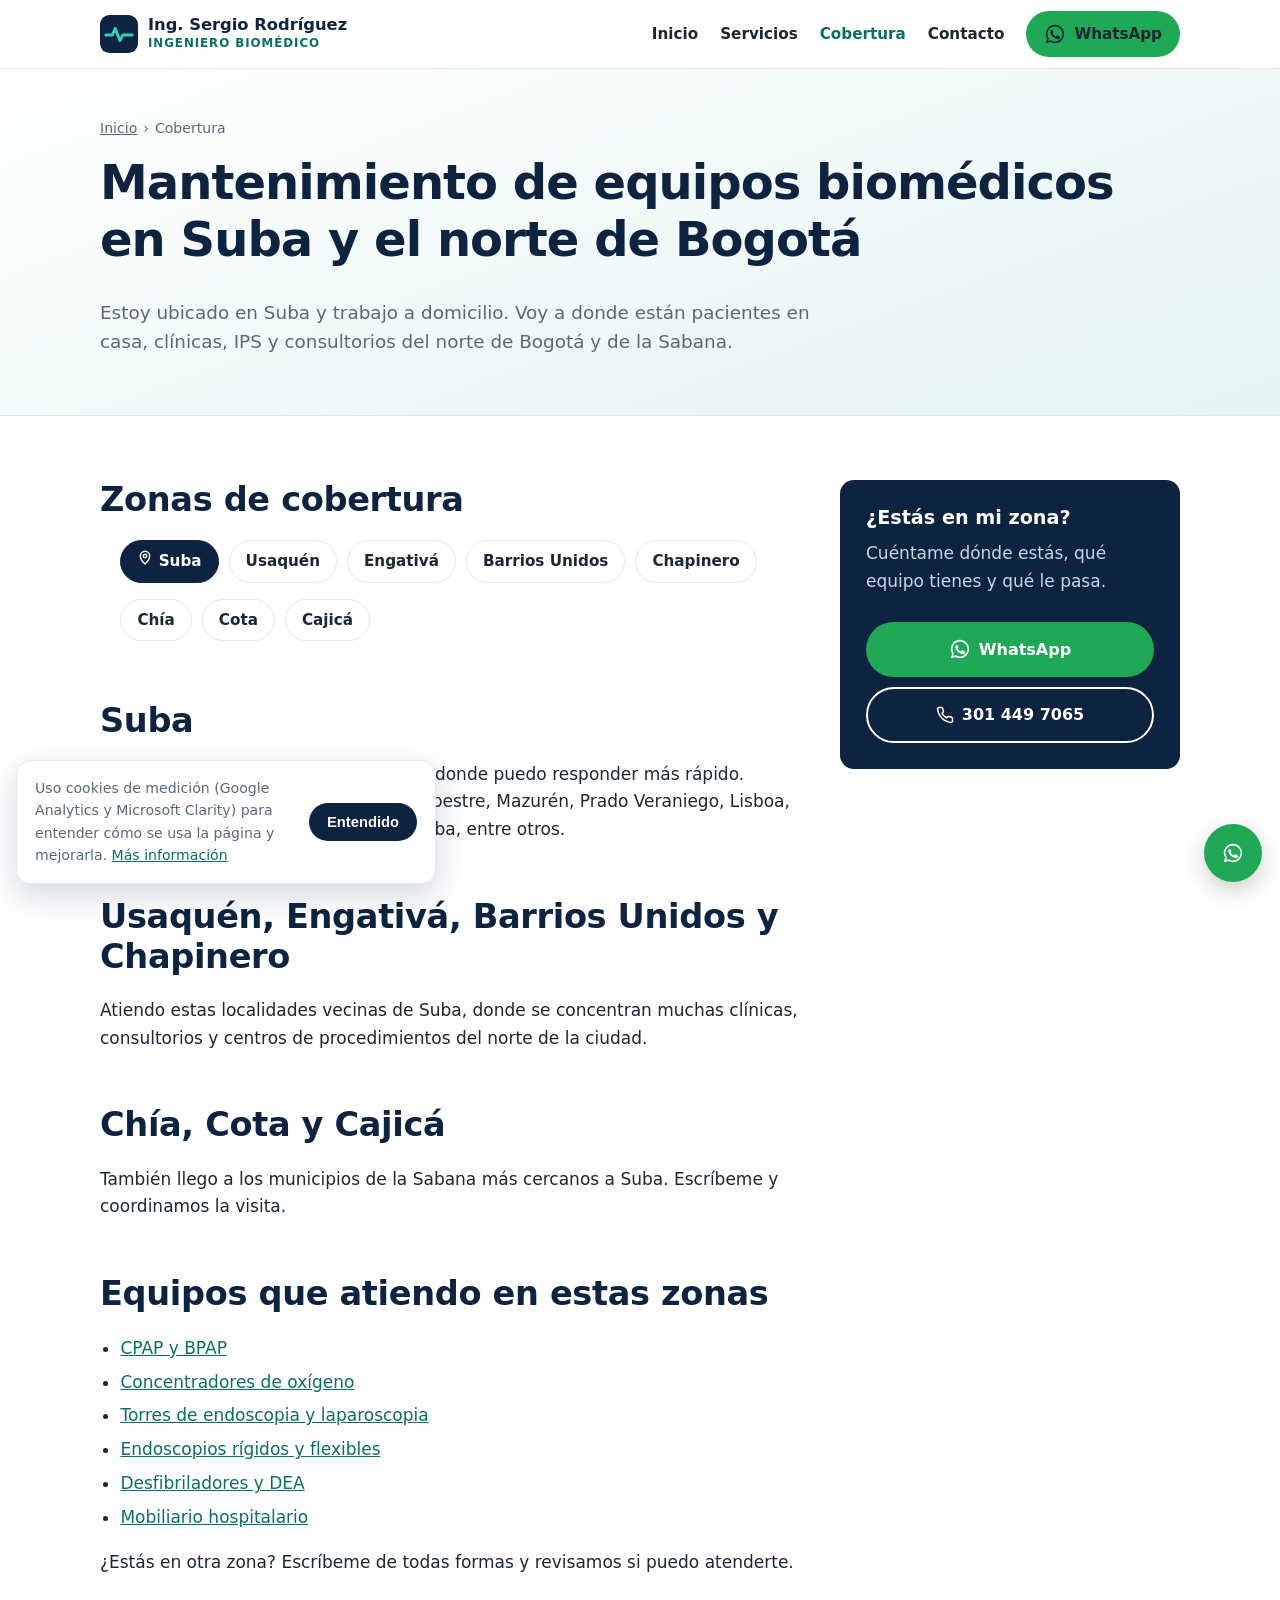
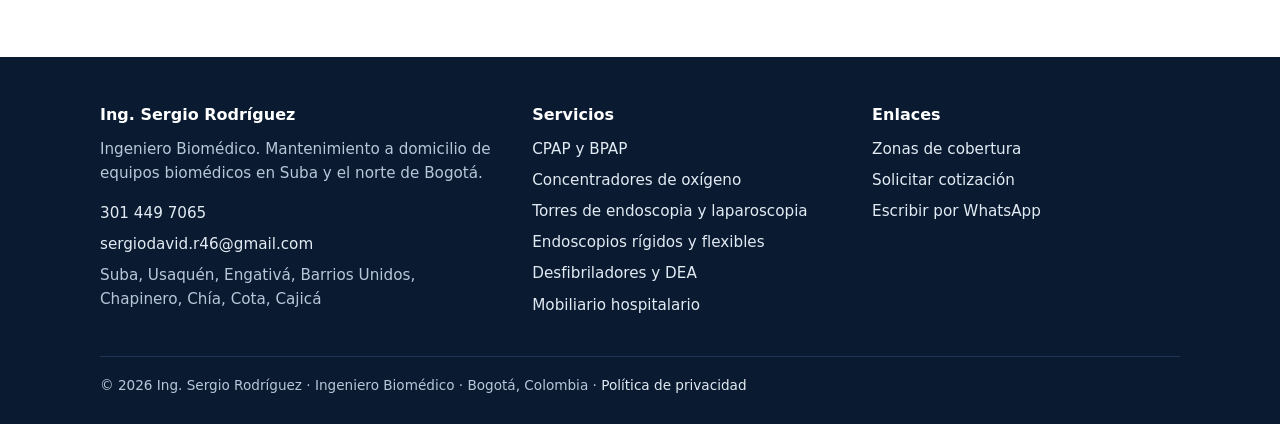
<file: cobertura/index.html>
<!doctype html>
<html lang="es-CO" data-base="/">
<head>
<meta charset="utf-8">
<script>(function(w,d,s,l,i){w[l]=w[l]||[];w[l].push({'gtm.start':new Date().getTime(),event:'gtm.js'});var f=d.getElementsByTagName(s)[0],j=d.createElement(s),dl=l!='dataLayer'?'&l='+l:'';j.async=true;j.src='https://www.googletagmanager.com/gtm.js?id='+i+dl;f.parentNode.insertBefore(j,f);})(window,document,'script','dataLayer','GTM-MMLL66W7');</script>
<script>(function(c,l,a,r,i,t,y){c[a]=c[a]||function(){(c[a].q=c[a].q||[]).push(arguments)};t=l.createElement(r);t.async=1;t.src="https://www.clarity.ms/tag/"+i;y=l.getElementsByTagName(r)[0];y.parentNode.insertBefore(t,y);})(window,document,"clarity","script","ziqutszzo0");</script>

<meta name="viewport" content="width=device-width, initial-scale=1">
<title>Equipos biomédicos en Suba, Usaquén, Engativá, Chía y Cota</title>
<meta name="description" content="Ingeniero biomédico en Suba. Mantenimiento de equipos biomédicos en Suba, Usaquén, Engativá, Barrios Unidos, Chapinero, Chía, Cota y Cajicá.">
<meta name="robots" content="index,follow">
<link rel="canonical" href="https://biomedico.alexmonroy.com/cobertura/">
<meta name="theme-color" content="#0d2340">
<meta property="og:type" content="website">
<meta property="og:locale" content="es_CO">
<meta property="og:site_name" content="Ing. Sergio Rodríguez">
<meta property="og:title" content="Equipos biomédicos en Suba, Usaquén, Engativá, Chía y Cota">
<meta property="og:description" content="Ingeniero biomédico en Suba. Mantenimiento de equipos biomédicos en Suba, Usaquén, Engativá, Barrios Unidos, Chapinero, Chía, Cota y Cajicá.">
<meta property="og:url" content="https://biomedico.alexmonroy.com/cobertura/">
<meta property="og:image" content="https://biomedico.alexmonroy.com/assets/og-image.png">
<meta name="twitter:card" content="summary_large_image">
<link rel="icon" href="/assets/favicon.svg" type="image/svg+xml">
<link rel="stylesheet" href="/assets/styles.css">
<script type="application/ld+json">{"@context": "https://schema.org", "@type": "ProfessionalService", "@id": "https://biomedico.alexmonroy.com/#negocio", "name": "Ing. Sergio Rodríguez — Ingeniero Biomédico", "description": "Mantenimiento preventivo, correctivo y predictivo de equipos biomédicos en Bogotá: CPAP, BPAP, concentradores de oxígeno, endoscopia, laparoscopia, desfibriladores y mobiliario hospitalario.", "url": "https://biomedico.alexmonroy.com/", "telephone": "+573014497065", "email": "sergiodavid.r46@gmail.com", "image": "https://biomedico.alexmonroy.com/assets/og-image.png", "address": {"@type": "PostalAddress", "addressLocality": "Bogotá", "addressRegion": "Bogotá D.C.", "addressCountry": "CO"}, "areaServed": [{"@type": "Place", "name": "Suba"}, {"@type": "Place", "name": "Usaquén"}, {"@type": "Place", "name": "Engativá"}, {"@type": "Place", "name": "Barrios Unidos"}, {"@type": "Place", "name": "Chapinero"}, {"@type": "Place", "name": "Chía"}, {"@type": "Place", "name": "Cota"}, {"@type": "Place", "name": "Cajicá"}], "founder": {"@type": "Person", "name": "Sergio Rodríguez", "jobTitle": "Ingeniero Biomédico"}, "knowsAbout": ["CPAP y BPAP", "Concentradores de oxígeno", "Torres de endoscopia y laparoscopia", "Endoscopios rígidos y flexibles", "Desfibriladores y DEA", "Mobiliario hospitalario"]}</script>
<script type="application/ld+json">{"@context": "https://schema.org", "@type": "BreadcrumbList", "itemListElement": [{"@type": "ListItem", "position": 1, "name": "Inicio", "item": "https://biomedico.alexmonroy.com/"}, {"@type": "ListItem", "position": 2, "name": "Cobertura", "item": "https://biomedico.alexmonroy.com/cobertura/"}]}</script>
</head>
<body>
<noscript><iframe src="https://www.googletagmanager.com/ns.html?id=GTM-MMLL66W7" height="0" width="0" style="display:none;visibility:hidden"></iframe></noscript>
<header class="site-header">
  <div class="container nav">
    <a class="brand" href="/" aria-label="Ing. Sergio Rodríguez, inicio"><svg class="brand-mark" viewBox="0 0 40 40" aria-hidden="true"><rect width="40" height="40" rx="10" fill="#0d2340"/><path d="M6 21h7l3-7 5 13 3-6h10" fill="none" stroke="#2fd1b8" stroke-width="3" stroke-linecap="round" stroke-linejoin="round"/></svg><div><strong>Ing. Sergio Rodríguez</strong><span>Ingeniero Biomédico</span></div></a>
    <button class="menu-toggle" aria-label="Abrir menú" aria-expanded="false"><svg width="22" height="22" viewBox="0 0 24 24" fill="none" stroke="currentColor" stroke-width="2" stroke-linecap="round"><path d="M4 7h16M4 12h16M4 17h16"/></svg></button>
    <ul class="nav-links"><li><a href="/">Inicio</a></li><li><a href="/servicios/">Servicios</a></li><li><a href="/cobertura/" aria-current="page">Cobertura</a></li><li><a href="/contacto/">Contacto</a></li><li class="nav-cta"><a class="btn btn-wa btn-sm" href="https://wa.me/573014497065?text=Hola%20Sergio%2C%20vi%20tu%20p%C3%A1gina%20web%20y%20necesito%20ayuda%20con%20un%20equipo." target="_blank" rel="noopener"><svg width="22" height="22" viewBox="0 0 24 24" fill="currentColor" aria-hidden="true"><path d="M12 2a10 10 0 0 0-8.6 15.1L2 22l5-1.3A10 10 0 1 0 12 2zm0 18.2a8.2 8.2 0 0 1-4.2-1.1l-.3-.2-3 .8.8-2.9-.2-.3A8.2 8.2 0 1 1 12 20.2zm4.5-6.1c-.2-.1-1.5-.7-1.7-.8-.2-.1-.4-.1-.6.1l-.8 1c-.1.2-.3.2-.5.1a6.7 6.7 0 0 1-3.3-2.9c-.3-.4.2-.4.7-1.3.1-.2 0-.3 0-.4l-.8-1.8c-.2-.5-.4-.4-.6-.4h-.5a1 1 0 0 0-.7.3 3 3 0 0 0-.9 2.2 5.2 5.2 0 0 0 1.1 2.8 11.9 11.9 0 0 0 4.6 4c1.7.7 2.3.8 3.2.6a2.7 2.7 0 0 0 1.8-1.2 2.2 2.2 0 0 0 .2-1.2c-.1-.1-.3-.2-.5-.3z"/></svg> WhatsApp</a></li></ul>
  </div>
</header>
<main>

<section class="page-hero">
  <div class="container">
    <nav class="breadcrumbs" aria-label="Ruta"><ol><li><a href="/">Inicio</a></li><li aria-current="page">Cobertura</li></ol></nav>
    <h1>Mantenimiento de equipos biomédicos en Suba y el norte de Bogotá</h1>
    <p class="lead">Estoy ubicado en Suba y trabajo a domicilio. Voy a donde están pacientes en casa, clínicas, IPS y consultorios del norte de Bogotá y de la Sabana.</p>
  </div>
</section>
<section class="section">
  <div class="container content-grid">
    <article class="prose">
      <h2>Zonas de cobertura</h2>
      <ul class="zones"><li class="main"><svg width="16" height="16" viewBox="0 0 24 24" fill="none" stroke="currentColor" stroke-width="2.2" stroke-linecap="round" stroke-linejoin="round"><path d="M12 21s-7-6.2-7-12a7 7 0 0 1 14 0c0 5.8-7 12-7 12z"/><circle cx="12" cy="9" r="2.5"/></svg> Suba</li><li>Usaquén</li><li>Engativá</li><li>Barrios Unidos</li><li>Chapinero</li><li>Chía</li><li>Cota</li><li>Cajicá</li></ul>
      <h2>Suba</h2>
      <p>Suba es mi base de trabajo, así que es donde puedo responder más rápido. Atiendo barrios como Niza, Colina Campestre, Mazurén, Prado Veraniego, Lisboa, Tibabuyes, Pinar de Suba, Cerros de Suba, entre otros.</p>
      <h2>Usaquén, Engativá, Barrios Unidos y Chapinero</h2>
      <p>Atiendo estas localidades vecinas de Suba, donde se concentran muchas clínicas, consultorios y centros de procedimientos del norte de la ciudad.</p>
      <h2>Chía, Cota y Cajicá</h2>
      <p>También llego a los municipios de la Sabana más cercanos a Suba. Escríbeme y coordinamos la visita.</p>
      <h2>Equipos que atiendo en estas zonas</h2>
      <ul><li><a href="/servicios/mantenimiento-cpap-bpap-bogota/">CPAP y BPAP</a></li><li><a href="/servicios/mantenimiento-concentradores-oxigeno-bogota/">Concentradores de oxígeno</a></li><li><a href="/servicios/mantenimiento-torres-endoscopia-laparoscopia-bogota/">Torres de endoscopia y laparoscopia</a></li><li><a href="/servicios/mantenimiento-endoscopios-rigidos-flexibles-bogota/">Endoscopios rígidos y flexibles</a></li><li><a href="/servicios/mantenimiento-desfibriladores-bogota/">Desfibriladores y DEA</a></li><li><a href="/servicios/mantenimiento-mobiliario-hospitalario-bogota/">Mobiliario hospitalario</a></li></ul>
      <p>¿Estás en otra zona? Escríbeme de todas formas y revisamos si puedo atenderte.</p>
    </article>
    <aside class="aside-card">
      <h3>¿Estás en mi zona?</h3>
      <p>Cuéntame dónde estás, qué equipo tienes y qué le pasa.</p>
      <a class="btn btn-wa" href="https://wa.me/573014497065?text=Hola%20Sergio%2C%20vi%20tu%20p%C3%A1gina%20web%20y%20necesito%20ayuda%20con%20un%20equipo." target="_blank" rel="noopener"><svg width="22" height="22" viewBox="0 0 24 24" fill="currentColor" aria-hidden="true"><path d="M12 2a10 10 0 0 0-8.6 15.1L2 22l5-1.3A10 10 0 1 0 12 2zm0 18.2a8.2 8.2 0 0 1-4.2-1.1l-.3-.2-3 .8.8-2.9-.2-.3A8.2 8.2 0 1 1 12 20.2zm4.5-6.1c-.2-.1-1.5-.7-1.7-.8-.2-.1-.4-.1-.6.1l-.8 1c-.1.2-.3.2-.5.1a6.7 6.7 0 0 1-3.3-2.9c-.3-.4.2-.4.7-1.3.1-.2 0-.3 0-.4l-.8-1.8c-.2-.5-.4-.4-.6-.4h-.5a1 1 0 0 0-.7.3 3 3 0 0 0-.9 2.2 5.2 5.2 0 0 0 1.1 2.8 11.9 11.9 0 0 0 4.6 4c1.7.7 2.3.8 3.2.6a2.7 2.7 0 0 0 1.8-1.2 2.2 2.2 0 0 0 .2-1.2c-.1-.1-.3-.2-.5-.3z"/></svg> WhatsApp</a>
      <a class="btn btn-ghost" href="tel:+573014497065"><svg width="18" height="18" viewBox="0 0 24 24" fill="none" stroke="currentColor" stroke-width="2" stroke-linecap="round" stroke-linejoin="round"><path d="M22 16.9v3a2 2 0 0 1-2.2 2 19.8 19.8 0 0 1-8.6-3.1 19.5 19.5 0 0 1-6-6A19.8 19.8 0 0 1 2.1 4.2 2 2 0 0 1 4.1 2h3a2 2 0 0 1 2 1.7c.1.9.4 1.8.7 2.7a2 2 0 0 1-.5 2.1L8 9.8a16 16 0 0 0 6 6l1.3-1.3a2 2 0 0 1 2.1-.4c.9.3 1.8.6 2.7.7a2 2 0 0 1 1.7 2z"/></svg> 301 449 7065</a>
    </aside>
  </div>
</section>

</main>
<footer class="site-footer">
  <div class="container">
    <div class="footer-grid">
      <div>
        <h3>Ing. Sergio Rodríguez</h3>
        <p>Ingeniero Biomédico. Mantenimiento a domicilio de equipos biomédicos en Suba y el norte de Bogotá.</p>
        <ul>
          <li><a href="tel:+573014497065">301 449 7065</a></li>
          <li><a href="mailto:sergiodavid.r46@gmail.com">sergiodavid.r46@gmail.com</a></li>
          <li>Suba, Usaquén, Engativá, Barrios Unidos, Chapinero, Chía, Cota, Cajicá</li>
        </ul>
      </div>
      <div><h3>Servicios</h3><ul><li><a href="/servicios/mantenimiento-cpap-bpap-bogota/">CPAP y BPAP</a></li><li><a href="/servicios/mantenimiento-concentradores-oxigeno-bogota/">Concentradores de oxígeno</a></li><li><a href="/servicios/mantenimiento-torres-endoscopia-laparoscopia-bogota/">Torres de endoscopia y laparoscopia</a></li><li><a href="/servicios/mantenimiento-endoscopios-rigidos-flexibles-bogota/">Endoscopios rígidos y flexibles</a></li><li><a href="/servicios/mantenimiento-desfibriladores-bogota/">Desfibriladores y DEA</a></li><li><a href="/servicios/mantenimiento-mobiliario-hospitalario-bogota/">Mobiliario hospitalario</a></li></ul></div>
      <div><h3>Enlaces</h3><ul>
        <li><a href="/cobertura/">Zonas de cobertura</a></li>
        <li><a href="/contacto/">Solicitar cotización</a></li>
        <li><a href="https://wa.me/573014497065?text=Hola%20Sergio%2C%20vi%20tu%20p%C3%A1gina%20web%20y%20necesito%20ayuda%20con%20un%20equipo." target="_blank" rel="noopener">Escribir por WhatsApp</a></li>
      </ul></div>
    </div>
    <div class="footer-bottom">© 2026 Ing. Sergio Rodríguez · Ingeniero Biomédico · Bogotá, Colombia · <a href="/privacidad/">Política de privacidad</a></div>
  </div>
</footer>
<div class="cookie-note" hidden><p>Uso cookies de medición (Google Analytics y Microsoft Clarity) para entender cómo se usa la página y mejorarla. <a href="/privacidad/#cookies">Más información</a></p><button type="button" class="btn btn-primary btn-sm">Entendido</button></div>
<a class="wa-float" href="https://wa.me/573014497065?text=Hola%20Sergio%2C%20vi%20tu%20p%C3%A1gina%20web%20y%20necesito%20ayuda%20con%20un%20equipo." target="_blank" rel="noopener" aria-label="Escribir por WhatsApp"><svg width="22" height="22" viewBox="0 0 24 24" fill="currentColor" aria-hidden="true"><path d="M12 2a10 10 0 0 0-8.6 15.1L2 22l5-1.3A10 10 0 1 0 12 2zm0 18.2a8.2 8.2 0 0 1-4.2-1.1l-.3-.2-3 .8.8-2.9-.2-.3A8.2 8.2 0 1 1 12 20.2zm4.5-6.1c-.2-.1-1.5-.7-1.7-.8-.2-.1-.4-.1-.6.1l-.8 1c-.1.2-.3.2-.5.1a6.7 6.7 0 0 1-3.3-2.9c-.3-.4.2-.4.7-1.3.1-.2 0-.3 0-.4l-.8-1.8c-.2-.5-.4-.4-.6-.4h-.5a1 1 0 0 0-.7.3 3 3 0 0 0-.9 2.2 5.2 5.2 0 0 0 1.1 2.8 11.9 11.9 0 0 0 4.6 4c1.7.7 2.3.8 3.2.6a2.7 2.7 0 0 0 1.8-1.2 2.2 2.2 0 0 0 .2-1.2c-.1-.1-.3-.2-.5-.3z"/></svg></a>
<script src="/assets/phone-input.js" defer></script>
<script src="/assets/main.js" defer></script>
</body>
</html>
</file>
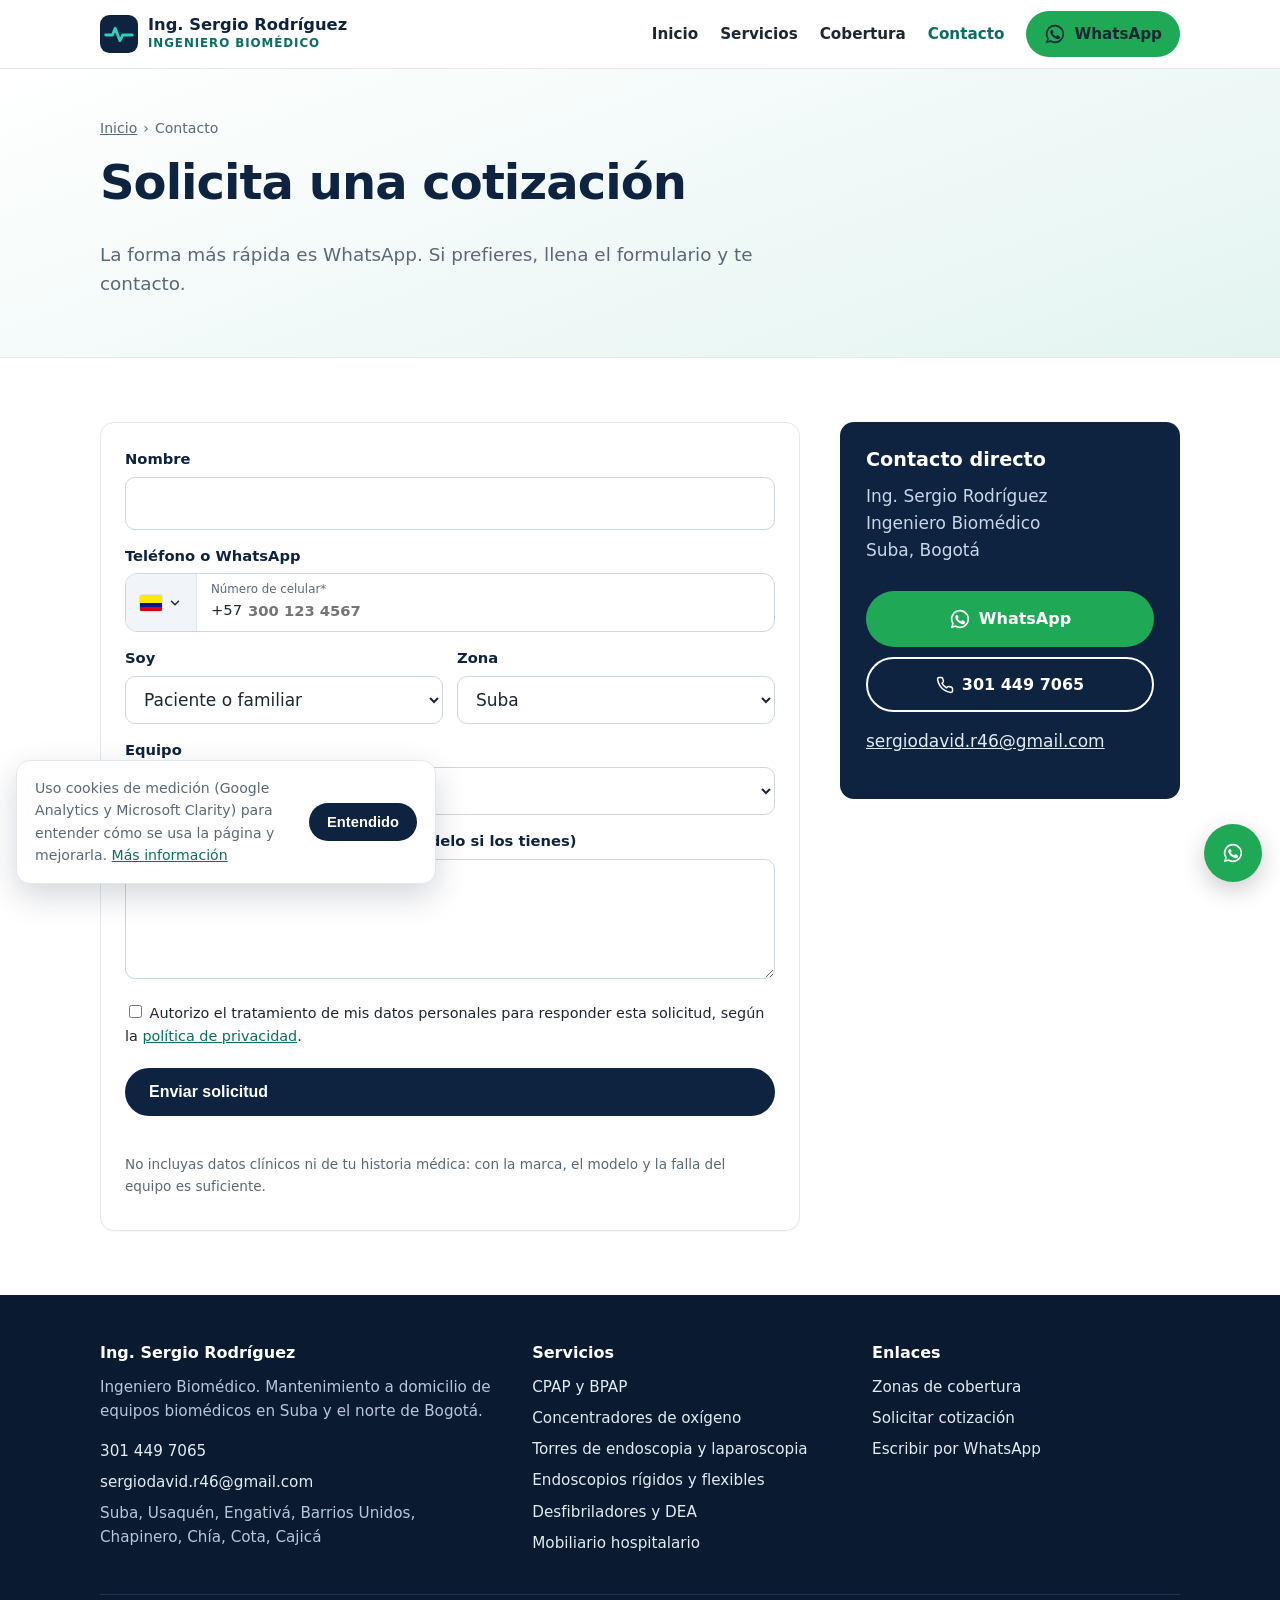
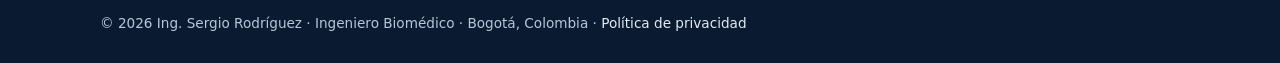
<file: contacto/index.html>
<!doctype html>
<html lang="es-CO" data-base="/">
<head>
<meta charset="utf-8">
<script>(function(w,d,s,l,i){w[l]=w[l]||[];w[l].push({'gtm.start':new Date().getTime(),event:'gtm.js'});var f=d.getElementsByTagName(s)[0],j=d.createElement(s),dl=l!='dataLayer'?'&l='+l:'';j.async=true;j.src='https://www.googletagmanager.com/gtm.js?id='+i+dl;f.parentNode.insertBefore(j,f);})(window,document,'script','dataLayer','GTM-MMLL66W7');</script>
<script>(function(c,l,a,r,i,t,y){c[a]=c[a]||function(){(c[a].q=c[a].q||[]).push(arguments)};t=l.createElement(r);t.async=1;t.src="https://www.clarity.ms/tag/"+i;y=l.getElementsByTagName(r)[0];y.parentNode.insertBefore(t,y);})(window,document,"clarity","script","ziqutszzo0");</script>

<meta name="viewport" content="width=device-width, initial-scale=1">
<title>Contacto y cotización | Ing. Sergio Rodríguez, ingeniero biomédico</title>
<meta name="description" content="Solicita una cotización de mantenimiento de equipos biomédicos en Bogotá. WhatsApp 301 449 7065. Atención en Suba y el norte de Bogotá.">
<meta name="robots" content="index,follow">
<link rel="canonical" href="https://biomedico.alexmonroy.com/contacto/">
<meta name="theme-color" content="#0d2340">
<meta property="og:type" content="website">
<meta property="og:locale" content="es_CO">
<meta property="og:site_name" content="Ing. Sergio Rodríguez">
<meta property="og:title" content="Contacto y cotización | Ing. Sergio Rodríguez, ingeniero biomédico">
<meta property="og:description" content="Solicita una cotización de mantenimiento de equipos biomédicos en Bogotá. WhatsApp 301 449 7065. Atención en Suba y el norte de Bogotá.">
<meta property="og:url" content="https://biomedico.alexmonroy.com/contacto/">
<meta property="og:image" content="https://biomedico.alexmonroy.com/assets/og-image.png">
<meta name="twitter:card" content="summary_large_image">
<link rel="icon" href="/assets/favicon.svg" type="image/svg+xml">
<link rel="stylesheet" href="/assets/styles.css">
<script type="application/ld+json">{"@context": "https://schema.org", "@type": "ProfessionalService", "@id": "https://biomedico.alexmonroy.com/#negocio", "name": "Ing. Sergio Rodríguez — Ingeniero Biomédico", "description": "Mantenimiento preventivo, correctivo y predictivo de equipos biomédicos en Bogotá: CPAP, BPAP, concentradores de oxígeno, endoscopia, laparoscopia, desfibriladores y mobiliario hospitalario.", "url": "https://biomedico.alexmonroy.com/", "telephone": "+573014497065", "email": "sergiodavid.r46@gmail.com", "image": "https://biomedico.alexmonroy.com/assets/og-image.png", "address": {"@type": "PostalAddress", "addressLocality": "Bogotá", "addressRegion": "Bogotá D.C.", "addressCountry": "CO"}, "areaServed": [{"@type": "Place", "name": "Suba"}, {"@type": "Place", "name": "Usaquén"}, {"@type": "Place", "name": "Engativá"}, {"@type": "Place", "name": "Barrios Unidos"}, {"@type": "Place", "name": "Chapinero"}, {"@type": "Place", "name": "Chía"}, {"@type": "Place", "name": "Cota"}, {"@type": "Place", "name": "Cajicá"}], "founder": {"@type": "Person", "name": "Sergio Rodríguez", "jobTitle": "Ingeniero Biomédico"}, "knowsAbout": ["CPAP y BPAP", "Concentradores de oxígeno", "Torres de endoscopia y laparoscopia", "Endoscopios rígidos y flexibles", "Desfibriladores y DEA", "Mobiliario hospitalario"]}</script>
<script type="application/ld+json">{"@context": "https://schema.org", "@type": "BreadcrumbList", "itemListElement": [{"@type": "ListItem", "position": 1, "name": "Inicio", "item": "https://biomedico.alexmonroy.com/"}, {"@type": "ListItem", "position": 2, "name": "Contacto", "item": "https://biomedico.alexmonroy.com/contacto/"}]}</script>
</head>
<body>
<noscript><iframe src="https://www.googletagmanager.com/ns.html?id=GTM-MMLL66W7" height="0" width="0" style="display:none;visibility:hidden"></iframe></noscript>
<header class="site-header">
  <div class="container nav">
    <a class="brand" href="/" aria-label="Ing. Sergio Rodríguez, inicio"><svg class="brand-mark" viewBox="0 0 40 40" aria-hidden="true"><rect width="40" height="40" rx="10" fill="#0d2340"/><path d="M6 21h7l3-7 5 13 3-6h10" fill="none" stroke="#2fd1b8" stroke-width="3" stroke-linecap="round" stroke-linejoin="round"/></svg><div><strong>Ing. Sergio Rodríguez</strong><span>Ingeniero Biomédico</span></div></a>
    <button class="menu-toggle" aria-label="Abrir menú" aria-expanded="false"><svg width="22" height="22" viewBox="0 0 24 24" fill="none" stroke="currentColor" stroke-width="2" stroke-linecap="round"><path d="M4 7h16M4 12h16M4 17h16"/></svg></button>
    <ul class="nav-links"><li><a href="/">Inicio</a></li><li><a href="/servicios/">Servicios</a></li><li><a href="/cobertura/">Cobertura</a></li><li><a href="/contacto/" aria-current="page">Contacto</a></li><li class="nav-cta"><a class="btn btn-wa btn-sm" href="https://wa.me/573014497065?text=Hola%20Sergio%2C%20vi%20tu%20p%C3%A1gina%20web%20y%20necesito%20ayuda%20con%20un%20equipo." target="_blank" rel="noopener"><svg width="22" height="22" viewBox="0 0 24 24" fill="currentColor" aria-hidden="true"><path d="M12 2a10 10 0 0 0-8.6 15.1L2 22l5-1.3A10 10 0 1 0 12 2zm0 18.2a8.2 8.2 0 0 1-4.2-1.1l-.3-.2-3 .8.8-2.9-.2-.3A8.2 8.2 0 1 1 12 20.2zm4.5-6.1c-.2-.1-1.5-.7-1.7-.8-.2-.1-.4-.1-.6.1l-.8 1c-.1.2-.3.2-.5.1a6.7 6.7 0 0 1-3.3-2.9c-.3-.4.2-.4.7-1.3.1-.2 0-.3 0-.4l-.8-1.8c-.2-.5-.4-.4-.6-.4h-.5a1 1 0 0 0-.7.3 3 3 0 0 0-.9 2.2 5.2 5.2 0 0 0 1.1 2.8 11.9 11.9 0 0 0 4.6 4c1.7.7 2.3.8 3.2.6a2.7 2.7 0 0 0 1.8-1.2 2.2 2.2 0 0 0 .2-1.2c-.1-.1-.3-.2-.5-.3z"/></svg> WhatsApp</a></li></ul>
  </div>
</header>
<main>

<section class="page-hero">
  <div class="container">
    <nav class="breadcrumbs" aria-label="Ruta"><ol><li><a href="/">Inicio</a></li><li aria-current="page">Contacto</li></ol></nav>
    <h1>Solicita una cotización</h1>
    <p class="lead">La forma más rápida es WhatsApp. Si prefieres, llena el formulario y te contacto.</p>
  </div>
</section>
<section class="section">
  <div class="container content-grid">
    <form id="form-cotizacion" class="form card" data-key="PON_AQUI_TU_ACCESS_KEY" data-wa="573014497065" novalidate>
      <div><label for="nombre">Nombre</label><input id="nombre" name="nombre" required autocomplete="name"></div>
      <div><label>Teléfono o WhatsApp</label><div class="phone-field" data-phone-input data-name="telefono" data-label="Número de celular" data-required></div></div>
      <div class="row">
        <div><label for="tipo">Soy</label><select id="tipo" name="tipo"><option>Paciente o familiar</option><option>Clínica, IPS o consultorio</option><option>Otro</option></select></div>
        <div><label for="zona">Zona</label><select id="zona" name="zona"><option>Suba</option><option>Usaquén</option><option>Engativá</option><option>Barrios Unidos</option><option>Chapinero</option><option>Chía</option><option>Cota</option><option>Cajicá</option><option>Otra zona</option></select></div>
      </div>
      <div><label for="equipo">Equipo</label><select id="equipo" name="equipo"><option>CPAP y BPAP</option><option>Concentradores de oxígeno</option><option>Torres de endoscopia y laparoscopia</option><option>Endoscopios rígidos y flexibles</option><option>Desfibriladores y DEA</option><option>Mobiliario hospitalario</option><option>Otro equipo</option></select></div>
      <div><label for="mensaje">¿Qué le pasa al equipo? (marca y modelo si los tienes)</label><textarea id="mensaje" name="mensaje" required></textarea></div>
      <input type="checkbox" name="botcheck" class="hp" tabindex="-1" autocomplete="off" aria-hidden="true">
      <label class="consent"><input type="checkbox" name="autorizacion" value="Sí" required> <span>Autorizo el tratamiento de mis datos personales para responder esta solicitud, según la <a href="/privacidad/" target="_blank">política de privacidad</a>.</span></label>
      <button class="btn btn-primary" type="submit">Enviar solicitud</button>
      <p class="form-status" role="status" aria-live="polite"></p>
      <p class="form-note">No incluyas datos clínicos ni de tu historia médica: con la marca, el modelo y la falla del equipo es suficiente.</p>
    </form>
    <aside class="aside-card">
      <h3>Contacto directo</h3>
      <p>Ing. Sergio Rodríguez<br>Ingeniero Biomédico<br>Suba, Bogotá</p>
      <a class="btn btn-wa" href="https://wa.me/573014497065?text=Hola%20Sergio%2C%20vi%20tu%20p%C3%A1gina%20web%20y%20necesito%20ayuda%20con%20un%20equipo." target="_blank" rel="noopener"><svg width="22" height="22" viewBox="0 0 24 24" fill="currentColor" aria-hidden="true"><path d="M12 2a10 10 0 0 0-8.6 15.1L2 22l5-1.3A10 10 0 1 0 12 2zm0 18.2a8.2 8.2 0 0 1-4.2-1.1l-.3-.2-3 .8.8-2.9-.2-.3A8.2 8.2 0 1 1 12 20.2zm4.5-6.1c-.2-.1-1.5-.7-1.7-.8-.2-.1-.4-.1-.6.1l-.8 1c-.1.2-.3.2-.5.1a6.7 6.7 0 0 1-3.3-2.9c-.3-.4.2-.4.7-1.3.1-.2 0-.3 0-.4l-.8-1.8c-.2-.5-.4-.4-.6-.4h-.5a1 1 0 0 0-.7.3 3 3 0 0 0-.9 2.2 5.2 5.2 0 0 0 1.1 2.8 11.9 11.9 0 0 0 4.6 4c1.7.7 2.3.8 3.2.6a2.7 2.7 0 0 0 1.8-1.2 2.2 2.2 0 0 0 .2-1.2c-.1-.1-.3-.2-.5-.3z"/></svg> WhatsApp</a>
      <a class="btn btn-ghost" href="tel:+573014497065"><svg width="18" height="18" viewBox="0 0 24 24" fill="none" stroke="currentColor" stroke-width="2" stroke-linecap="round" stroke-linejoin="round"><path d="M22 16.9v3a2 2 0 0 1-2.2 2 19.8 19.8 0 0 1-8.6-3.1 19.5 19.5 0 0 1-6-6A19.8 19.8 0 0 1 2.1 4.2 2 2 0 0 1 4.1 2h3a2 2 0 0 1 2 1.7c.1.9.4 1.8.7 2.7a2 2 0 0 1-.5 2.1L8 9.8a16 16 0 0 0 6 6l1.3-1.3a2 2 0 0 1 2.1-.4c.9.3 1.8.6 2.7.7a2 2 0 0 1 1.7 2z"/></svg> 301 449 7065</a>
      <p style="margin-top:16px"><a style="color:#e2eaf3" href="mailto:sergiodavid.r46@gmail.com">sergiodavid.r46@gmail.com</a></p>
    </aside>
  </div>
</section>

</main>
<footer class="site-footer">
  <div class="container">
    <div class="footer-grid">
      <div>
        <h3>Ing. Sergio Rodríguez</h3>
        <p>Ingeniero Biomédico. Mantenimiento a domicilio de equipos biomédicos en Suba y el norte de Bogotá.</p>
        <ul>
          <li><a href="tel:+573014497065">301 449 7065</a></li>
          <li><a href="mailto:sergiodavid.r46@gmail.com">sergiodavid.r46@gmail.com</a></li>
          <li>Suba, Usaquén, Engativá, Barrios Unidos, Chapinero, Chía, Cota, Cajicá</li>
        </ul>
      </div>
      <div><h3>Servicios</h3><ul><li><a href="/servicios/mantenimiento-cpap-bpap-bogota/">CPAP y BPAP</a></li><li><a href="/servicios/mantenimiento-concentradores-oxigeno-bogota/">Concentradores de oxígeno</a></li><li><a href="/servicios/mantenimiento-torres-endoscopia-laparoscopia-bogota/">Torres de endoscopia y laparoscopia</a></li><li><a href="/servicios/mantenimiento-endoscopios-rigidos-flexibles-bogota/">Endoscopios rígidos y flexibles</a></li><li><a href="/servicios/mantenimiento-desfibriladores-bogota/">Desfibriladores y DEA</a></li><li><a href="/servicios/mantenimiento-mobiliario-hospitalario-bogota/">Mobiliario hospitalario</a></li></ul></div>
      <div><h3>Enlaces</h3><ul>
        <li><a href="/cobertura/">Zonas de cobertura</a></li>
        <li><a href="/contacto/">Solicitar cotización</a></li>
        <li><a href="https://wa.me/573014497065?text=Hola%20Sergio%2C%20vi%20tu%20p%C3%A1gina%20web%20y%20necesito%20ayuda%20con%20un%20equipo." target="_blank" rel="noopener">Escribir por WhatsApp</a></li>
      </ul></div>
    </div>
    <div class="footer-bottom">© 2026 Ing. Sergio Rodríguez · Ingeniero Biomédico · Bogotá, Colombia · <a href="/privacidad/">Política de privacidad</a></div>
  </div>
</footer>
<div class="cookie-note" hidden><p>Uso cookies de medición (Google Analytics y Microsoft Clarity) para entender cómo se usa la página y mejorarla. <a href="/privacidad/#cookies">Más información</a></p><button type="button" class="btn btn-primary btn-sm">Entendido</button></div>
<a class="wa-float" href="https://wa.me/573014497065?text=Hola%20Sergio%2C%20vi%20tu%20p%C3%A1gina%20web%20y%20necesito%20ayuda%20con%20un%20equipo." target="_blank" rel="noopener" aria-label="Escribir por WhatsApp"><svg width="22" height="22" viewBox="0 0 24 24" fill="currentColor" aria-hidden="true"><path d="M12 2a10 10 0 0 0-8.6 15.1L2 22l5-1.3A10 10 0 1 0 12 2zm0 18.2a8.2 8.2 0 0 1-4.2-1.1l-.3-.2-3 .8.8-2.9-.2-.3A8.2 8.2 0 1 1 12 20.2zm4.5-6.1c-.2-.1-1.5-.7-1.7-.8-.2-.1-.4-.1-.6.1l-.8 1c-.1.2-.3.2-.5.1a6.7 6.7 0 0 1-3.3-2.9c-.3-.4.2-.4.7-1.3.1-.2 0-.3 0-.4l-.8-1.8c-.2-.5-.4-.4-.6-.4h-.5a1 1 0 0 0-.7.3 3 3 0 0 0-.9 2.2 5.2 5.2 0 0 0 1.1 2.8 11.9 11.9 0 0 0 4.6 4c1.7.7 2.3.8 3.2.6a2.7 2.7 0 0 0 1.8-1.2 2.2 2.2 0 0 0 .2-1.2c-.1-.1-.3-.2-.5-.3z"/></svg></a>
<script src="/assets/phone-input.js" defer></script>
<script src="/assets/main.js" defer></script>
</body>
</html>
</file>
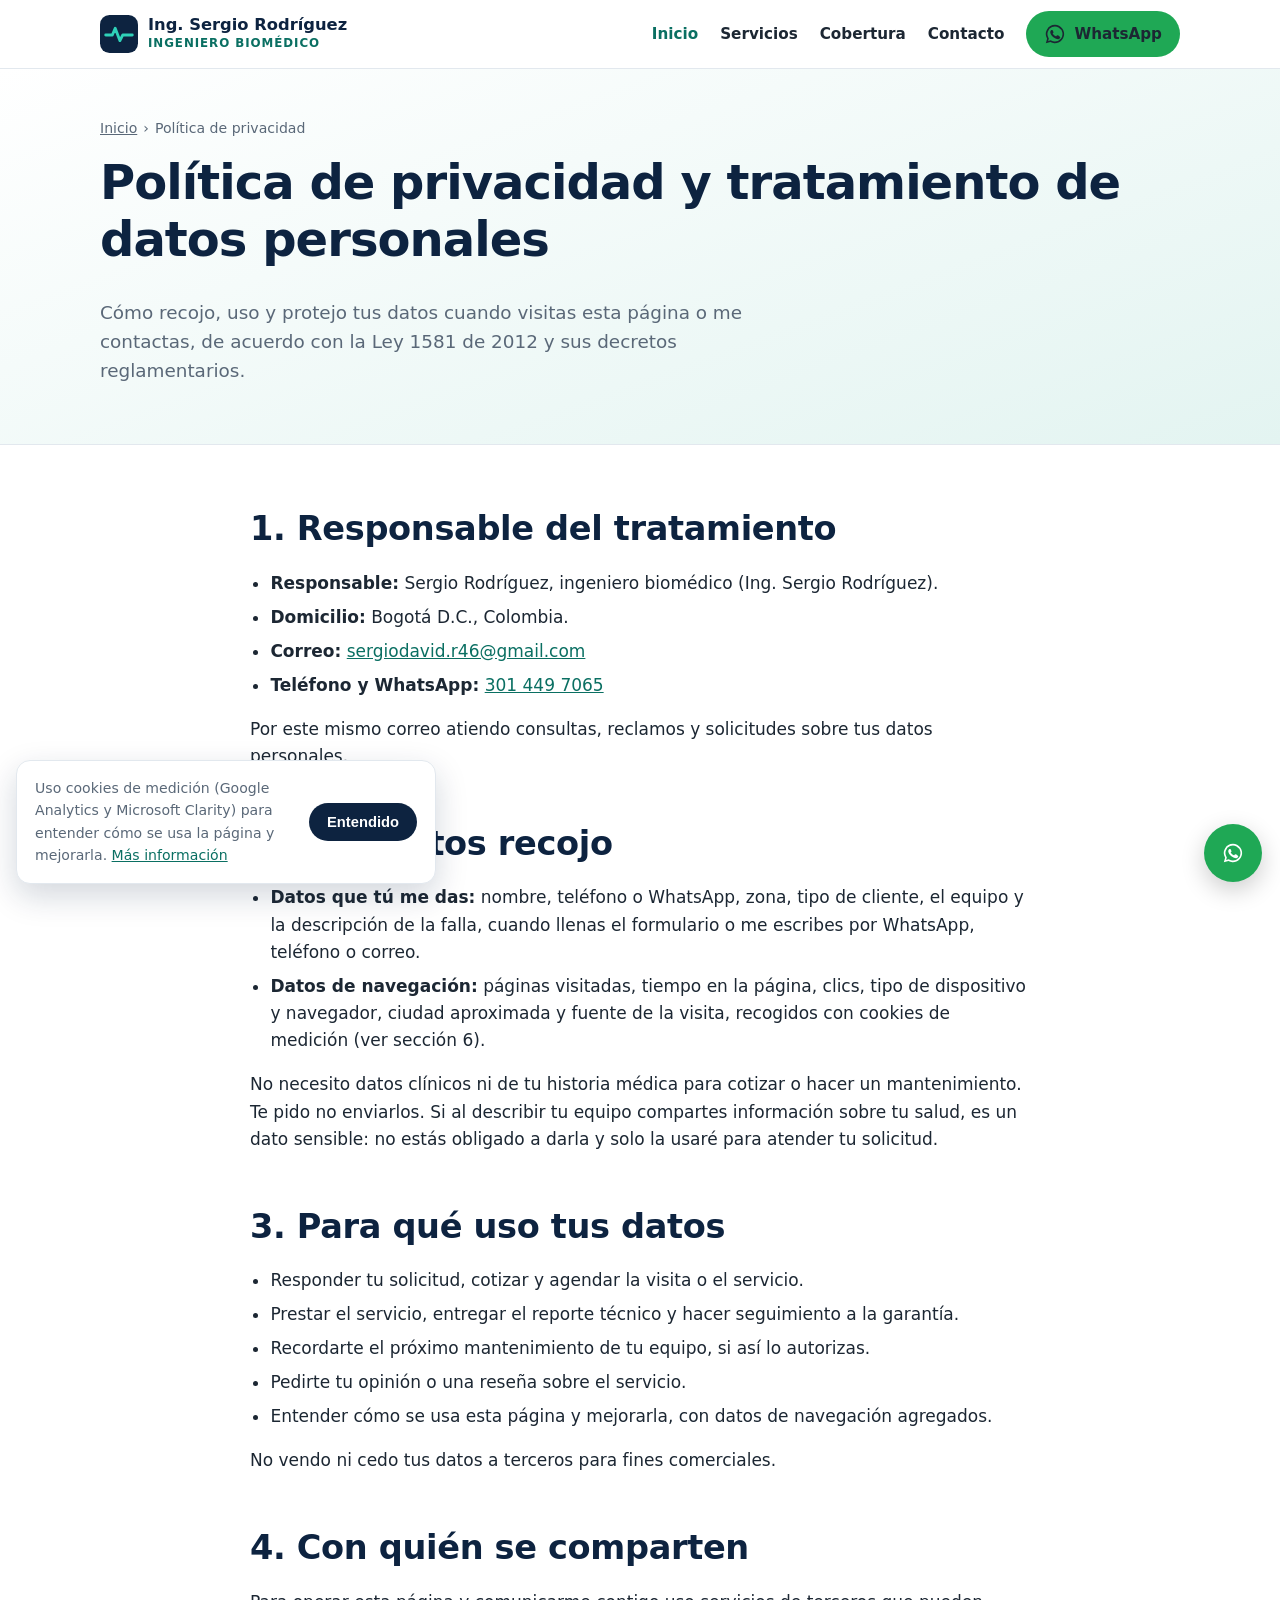
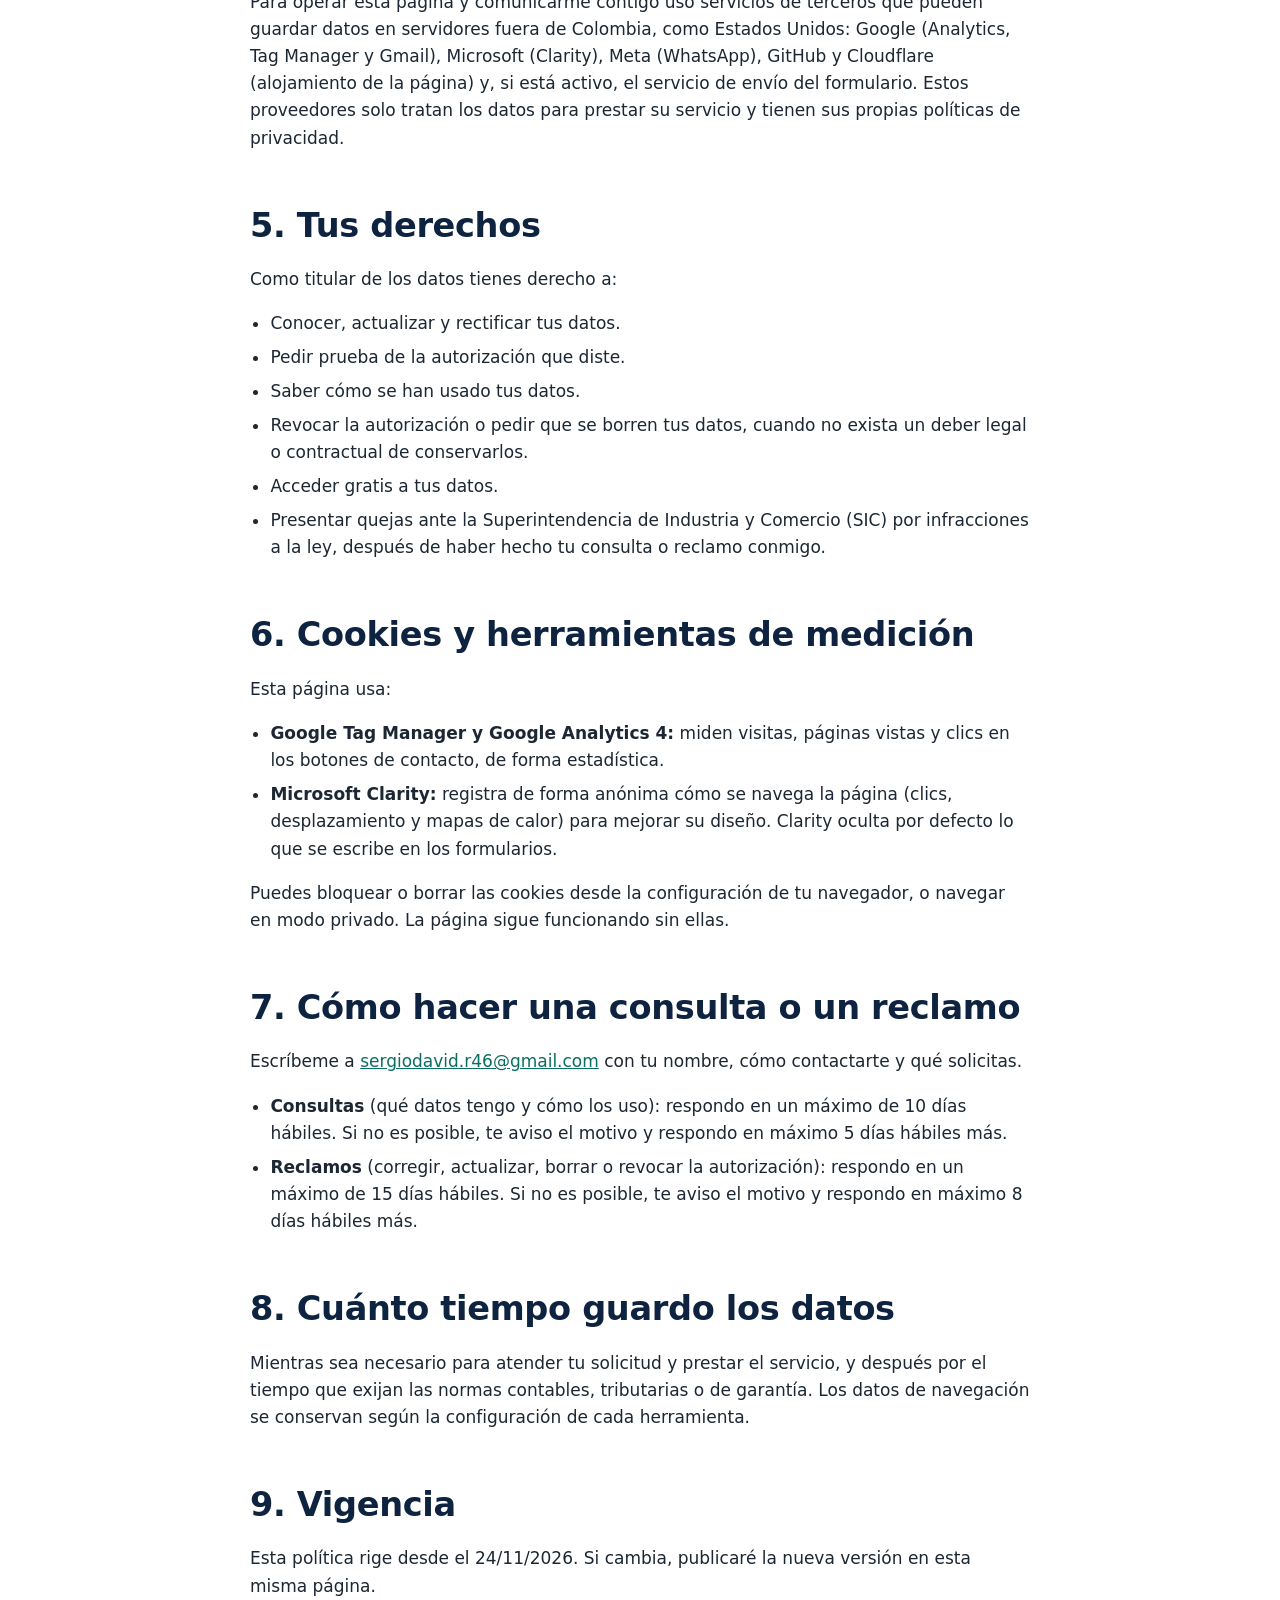
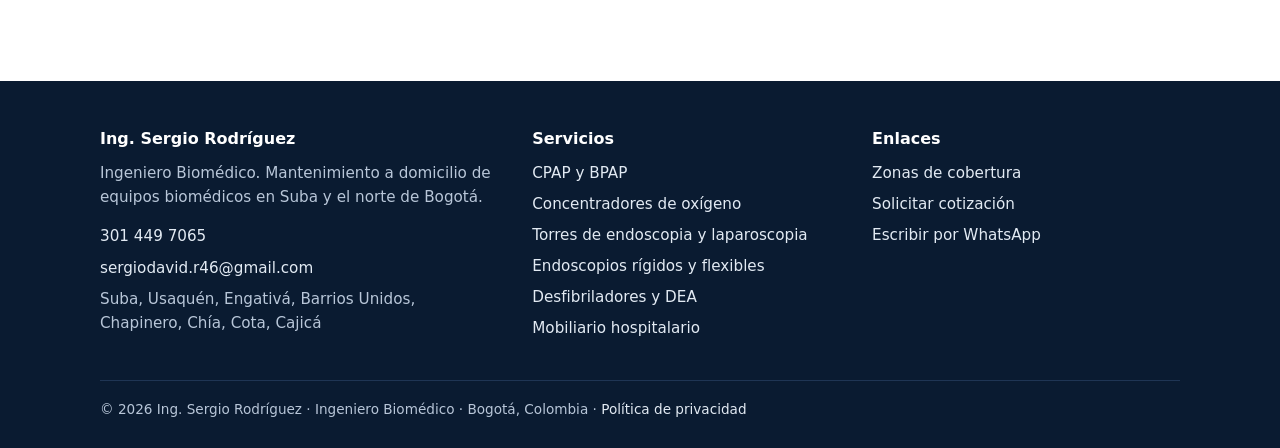
<file: privacidad/index.html>
<!doctype html>
<html lang="es-CO" data-base="/">
<head>
<meta charset="utf-8">
<script>(function(w,d,s,l,i){w[l]=w[l]||[];w[l].push({'gtm.start':new Date().getTime(),event:'gtm.js'});var f=d.getElementsByTagName(s)[0],j=d.createElement(s),dl=l!='dataLayer'?'&l='+l:'';j.async=true;j.src='https://www.googletagmanager.com/gtm.js?id='+i+dl;f.parentNode.insertBefore(j,f);})(window,document,'script','dataLayer','GTM-MMLL66W7');</script>
<script>(function(c,l,a,r,i,t,y){c[a]=c[a]||function(){(c[a].q=c[a].q||[]).push(arguments)};t=l.createElement(r);t.async=1;t.src="https://www.clarity.ms/tag/"+i;y=l.getElementsByTagName(r)[0];y.parentNode.insertBefore(t,y);})(window,document,"clarity","script","ziqutszzo0");</script>

<meta name="viewport" content="width=device-width, initial-scale=1">
<title>Política de privacidad | Ing. Sergio Rodríguez</title>
<meta name="description" content="Política de tratamiento de datos personales y uso de cookies de la página del Ing. Sergio Rodríguez, ingeniero biomédico en Bogotá.">
<meta name="robots" content="noindex,follow">
<link rel="canonical" href="https://biomedico.alexmonroy.com/privacidad/">
<meta name="theme-color" content="#0d2340">
<meta property="og:type" content="website">
<meta property="og:locale" content="es_CO">
<meta property="og:site_name" content="Ing. Sergio Rodríguez">
<meta property="og:title" content="Política de privacidad | Ing. Sergio Rodríguez">
<meta property="og:description" content="Política de tratamiento de datos personales y uso de cookies de la página del Ing. Sergio Rodríguez, ingeniero biomédico en Bogotá.">
<meta property="og:url" content="https://biomedico.alexmonroy.com/privacidad/">
<meta property="og:image" content="https://biomedico.alexmonroy.com/assets/og-image.png">
<meta name="twitter:card" content="summary_large_image">
<link rel="icon" href="/assets/favicon.svg" type="image/svg+xml">
<link rel="stylesheet" href="/assets/styles.css">
<script type="application/ld+json">{"@context": "https://schema.org", "@type": "BreadcrumbList", "itemListElement": [{"@type": "ListItem", "position": 1, "name": "Inicio", "item": "https://biomedico.alexmonroy.com/"}, {"@type": "ListItem", "position": 2, "name": "Política de privacidad", "item": "https://biomedico.alexmonroy.com/privacidad/"}]}</script>
</head>
<body>
<noscript><iframe src="https://www.googletagmanager.com/ns.html?id=GTM-MMLL66W7" height="0" width="0" style="display:none;visibility:hidden"></iframe></noscript>
<header class="site-header">
  <div class="container nav">
    <a class="brand" href="/" aria-label="Ing. Sergio Rodríguez, inicio"><svg class="brand-mark" viewBox="0 0 40 40" aria-hidden="true"><rect width="40" height="40" rx="10" fill="#0d2340"/><path d="M6 21h7l3-7 5 13 3-6h10" fill="none" stroke="#2fd1b8" stroke-width="3" stroke-linecap="round" stroke-linejoin="round"/></svg><div><strong>Ing. Sergio Rodríguez</strong><span>Ingeniero Biomédico</span></div></a>
    <button class="menu-toggle" aria-label="Abrir menú" aria-expanded="false"><svg width="22" height="22" viewBox="0 0 24 24" fill="none" stroke="currentColor" stroke-width="2" stroke-linecap="round"><path d="M4 7h16M4 12h16M4 17h16"/></svg></button>
    <ul class="nav-links"><li><a href="/" aria-current="page">Inicio</a></li><li><a href="/servicios/">Servicios</a></li><li><a href="/cobertura/">Cobertura</a></li><li><a href="/contacto/">Contacto</a></li><li class="nav-cta"><a class="btn btn-wa btn-sm" href="https://wa.me/573014497065?text=Hola%20Sergio%2C%20vi%20tu%20p%C3%A1gina%20web%20y%20necesito%20ayuda%20con%20un%20equipo." target="_blank" rel="noopener"><svg width="22" height="22" viewBox="0 0 24 24" fill="currentColor" aria-hidden="true"><path d="M12 2a10 10 0 0 0-8.6 15.1L2 22l5-1.3A10 10 0 1 0 12 2zm0 18.2a8.2 8.2 0 0 1-4.2-1.1l-.3-.2-3 .8.8-2.9-.2-.3A8.2 8.2 0 1 1 12 20.2zm4.5-6.1c-.2-.1-1.5-.7-1.7-.8-.2-.1-.4-.1-.6.1l-.8 1c-.1.2-.3.2-.5.1a6.7 6.7 0 0 1-3.3-2.9c-.3-.4.2-.4.7-1.3.1-.2 0-.3 0-.4l-.8-1.8c-.2-.5-.4-.4-.6-.4h-.5a1 1 0 0 0-.7.3 3 3 0 0 0-.9 2.2 5.2 5.2 0 0 0 1.1 2.8 11.9 11.9 0 0 0 4.6 4c1.7.7 2.3.8 3.2.6a2.7 2.7 0 0 0 1.8-1.2 2.2 2.2 0 0 0 .2-1.2c-.1-.1-.3-.2-.5-.3z"/></svg> WhatsApp</a></li></ul>
  </div>
</header>
<main>

<section class="page-hero">
  <div class="container">
    <nav class="breadcrumbs" aria-label="Ruta"><ol><li><a href="/">Inicio</a></li><li aria-current="page">Política de privacidad</li></ol></nav>
    <h1>Política de privacidad y tratamiento de datos personales</h1>
    <p class="lead">Cómo recojo, uso y protejo tus datos cuando visitas esta página o me contactas, de acuerdo con la Ley 1581 de 2012 y sus decretos reglamentarios.</p>
  </div>
</section>
<section class="section">
  <div class="container prose" style="max-width:820px">
    <h2>1. Responsable del tratamiento</h2>
    <ul>
      <li><strong>Responsable:</strong> Sergio Rodríguez, ingeniero biomédico (Ing. Sergio Rodríguez).</li>
      <li><strong>Domicilio:</strong> Bogotá D.C., Colombia.</li>
      <li><strong>Correo:</strong> <a href="mailto:sergiodavid.r46@gmail.com">sergiodavid.r46@gmail.com</a></li>
      <li><strong>Teléfono y WhatsApp:</strong> <a href="tel:+573014497065">301 449 7065</a></li>
    </ul>
    <p>Por este mismo correo atiendo consultas, reclamos y solicitudes sobre tus datos personales.</p>

    <h2>2. Qué datos recojo</h2>
    <ul>
      <li><strong>Datos que tú me das:</strong> nombre, teléfono o WhatsApp, zona, tipo de cliente, el equipo y la descripción de la falla, cuando llenas el formulario o me escribes por WhatsApp, teléfono o correo.</li>
      <li><strong>Datos de navegación:</strong> páginas visitadas, tiempo en la página, clics, tipo de dispositivo y navegador, ciudad aproximada y fuente de la visita, recogidos con cookies de medición (ver sección 6).</li>
    </ul>
    <p>No necesito datos clínicos ni de tu historia médica para cotizar o hacer un mantenimiento. Te pido no enviarlos. Si al describir tu equipo compartes información sobre tu salud, es un dato sensible: no estás obligado a darla y solo la usaré para atender tu solicitud.</p>

    <h2>3. Para qué uso tus datos</h2>
    <ul>
      <li>Responder tu solicitud, cotizar y agendar la visita o el servicio.</li>
      <li>Prestar el servicio, entregar el reporte técnico y hacer seguimiento a la garantía.</li>
      <li>Recordarte el próximo mantenimiento de tu equipo, si así lo autorizas.</li>
      <li>Pedirte tu opinión o una reseña sobre el servicio.</li>
      <li>Entender cómo se usa esta página y mejorarla, con datos de navegación agregados.</li>
    </ul>
    <p>No vendo ni cedo tus datos a terceros para fines comerciales.</p>

    <h2>4. Con quién se comparten</h2>
    <p>Para operar esta página y comunicarme contigo uso servicios de terceros que pueden guardar datos en servidores fuera de Colombia, como Estados Unidos: Google (Analytics, Tag Manager y Gmail), Microsoft (Clarity), Meta (WhatsApp), GitHub y Cloudflare (alojamiento de la página) y, si está activo, el servicio de envío del formulario. Estos proveedores solo tratan los datos para prestar su servicio y tienen sus propias políticas de privacidad.</p>

    <h2>5. Tus derechos</h2>
    <p>Como titular de los datos tienes derecho a:</p>
    <ul>
      <li>Conocer, actualizar y rectificar tus datos.</li>
      <li>Pedir prueba de la autorización que diste.</li>
      <li>Saber cómo se han usado tus datos.</li>
      <li>Revocar la autorización o pedir que se borren tus datos, cuando no exista un deber legal o contractual de conservarlos.</li>
      <li>Acceder gratis a tus datos.</li>
      <li>Presentar quejas ante la Superintendencia de Industria y Comercio (SIC) por infracciones a la ley, después de haber hecho tu consulta o reclamo conmigo.</li>
    </ul>

    <h2>6. Cookies y herramientas de medición</h2>
    <p id="cookies">Esta página usa:</p>
    <ul>
      <li><strong>Google Tag Manager y Google Analytics 4:</strong> miden visitas, páginas vistas y clics en los botones de contacto, de forma estadística.</li>
      <li><strong>Microsoft Clarity:</strong> registra de forma anónima cómo se navega la página (clics, desplazamiento y mapas de calor) para mejorar su diseño. Clarity oculta por defecto lo que se escribe en los formularios.</li>
    </ul>
    <p>Puedes bloquear o borrar las cookies desde la configuración de tu navegador, o navegar en modo privado. La página sigue funcionando sin ellas.</p>

    <h2>7. Cómo hacer una consulta o un reclamo</h2>
    <p>Escríbeme a <a href="mailto:sergiodavid.r46@gmail.com">sergiodavid.r46@gmail.com</a> con tu nombre, cómo contactarte y qué solicitas.</p>
    <ul>
      <li><strong>Consultas</strong> (qué datos tengo y cómo los uso): respondo en un máximo de 10 días hábiles. Si no es posible, te aviso el motivo y respondo en máximo 5 días hábiles más.</li>
      <li><strong>Reclamos</strong> (corregir, actualizar, borrar o revocar la autorización): respondo en un máximo de 15 días hábiles. Si no es posible, te aviso el motivo y respondo en máximo 8 días hábiles más.</li>
    </ul>

    <h2>8. Cuánto tiempo guardo los datos</h2>
    <p>Mientras sea necesario para atender tu solicitud y prestar el servicio, y después por el tiempo que exijan las normas contables, tributarias o de garantía. Los datos de navegación se conservan según la configuración de cada herramienta.</p>

    <h2>9. Vigencia</h2>
    <p>Esta política rige desde el 24/11/2026. Si cambia, publicaré la nueva versión en esta misma página.</p>
  </div>
</section>

</main>
<footer class="site-footer">
  <div class="container">
    <div class="footer-grid">
      <div>
        <h3>Ing. Sergio Rodríguez</h3>
        <p>Ingeniero Biomédico. Mantenimiento a domicilio de equipos biomédicos en Suba y el norte de Bogotá.</p>
        <ul>
          <li><a href="tel:+573014497065">301 449 7065</a></li>
          <li><a href="mailto:sergiodavid.r46@gmail.com">sergiodavid.r46@gmail.com</a></li>
          <li>Suba, Usaquén, Engativá, Barrios Unidos, Chapinero, Chía, Cota, Cajicá</li>
        </ul>
      </div>
      <div><h3>Servicios</h3><ul><li><a href="/servicios/mantenimiento-cpap-bpap-bogota/">CPAP y BPAP</a></li><li><a href="/servicios/mantenimiento-concentradores-oxigeno-bogota/">Concentradores de oxígeno</a></li><li><a href="/servicios/mantenimiento-torres-endoscopia-laparoscopia-bogota/">Torres de endoscopia y laparoscopia</a></li><li><a href="/servicios/mantenimiento-endoscopios-rigidos-flexibles-bogota/">Endoscopios rígidos y flexibles</a></li><li><a href="/servicios/mantenimiento-desfibriladores-bogota/">Desfibriladores y DEA</a></li><li><a href="/servicios/mantenimiento-mobiliario-hospitalario-bogota/">Mobiliario hospitalario</a></li></ul></div>
      <div><h3>Enlaces</h3><ul>
        <li><a href="/cobertura/">Zonas de cobertura</a></li>
        <li><a href="/contacto/">Solicitar cotización</a></li>
        <li><a href="https://wa.me/573014497065?text=Hola%20Sergio%2C%20vi%20tu%20p%C3%A1gina%20web%20y%20necesito%20ayuda%20con%20un%20equipo." target="_blank" rel="noopener">Escribir por WhatsApp</a></li>
      </ul></div>
    </div>
    <div class="footer-bottom">© 2026 Ing. Sergio Rodríguez · Ingeniero Biomédico · Bogotá, Colombia · <a href="/privacidad/">Política de privacidad</a></div>
  </div>
</footer>
<div class="cookie-note" hidden><p>Uso cookies de medición (Google Analytics y Microsoft Clarity) para entender cómo se usa la página y mejorarla. <a href="/privacidad/#cookies">Más información</a></p><button type="button" class="btn btn-primary btn-sm">Entendido</button></div>
<a class="wa-float" href="https://wa.me/573014497065?text=Hola%20Sergio%2C%20vi%20tu%20p%C3%A1gina%20web%20y%20necesito%20ayuda%20con%20un%20equipo." target="_blank" rel="noopener" aria-label="Escribir por WhatsApp"><svg width="22" height="22" viewBox="0 0 24 24" fill="currentColor" aria-hidden="true"><path d="M12 2a10 10 0 0 0-8.6 15.1L2 22l5-1.3A10 10 0 1 0 12 2zm0 18.2a8.2 8.2 0 0 1-4.2-1.1l-.3-.2-3 .8.8-2.9-.2-.3A8.2 8.2 0 1 1 12 20.2zm4.5-6.1c-.2-.1-1.5-.7-1.7-.8-.2-.1-.4-.1-.6.1l-.8 1c-.1.2-.3.2-.5.1a6.7 6.7 0 0 1-3.3-2.9c-.3-.4.2-.4.7-1.3.1-.2 0-.3 0-.4l-.8-1.8c-.2-.5-.4-.4-.6-.4h-.5a1 1 0 0 0-.7.3 3 3 0 0 0-.9 2.2 5.2 5.2 0 0 0 1.1 2.8 11.9 11.9 0 0 0 4.6 4c1.7.7 2.3.8 3.2.6a2.7 2.7 0 0 0 1.8-1.2 2.2 2.2 0 0 0 .2-1.2c-.1-.1-.3-.2-.5-.3z"/></svg></a>
<script src="/assets/phone-input.js" defer></script>
<script src="/assets/main.js" defer></script>
</body>
</html>
</file>
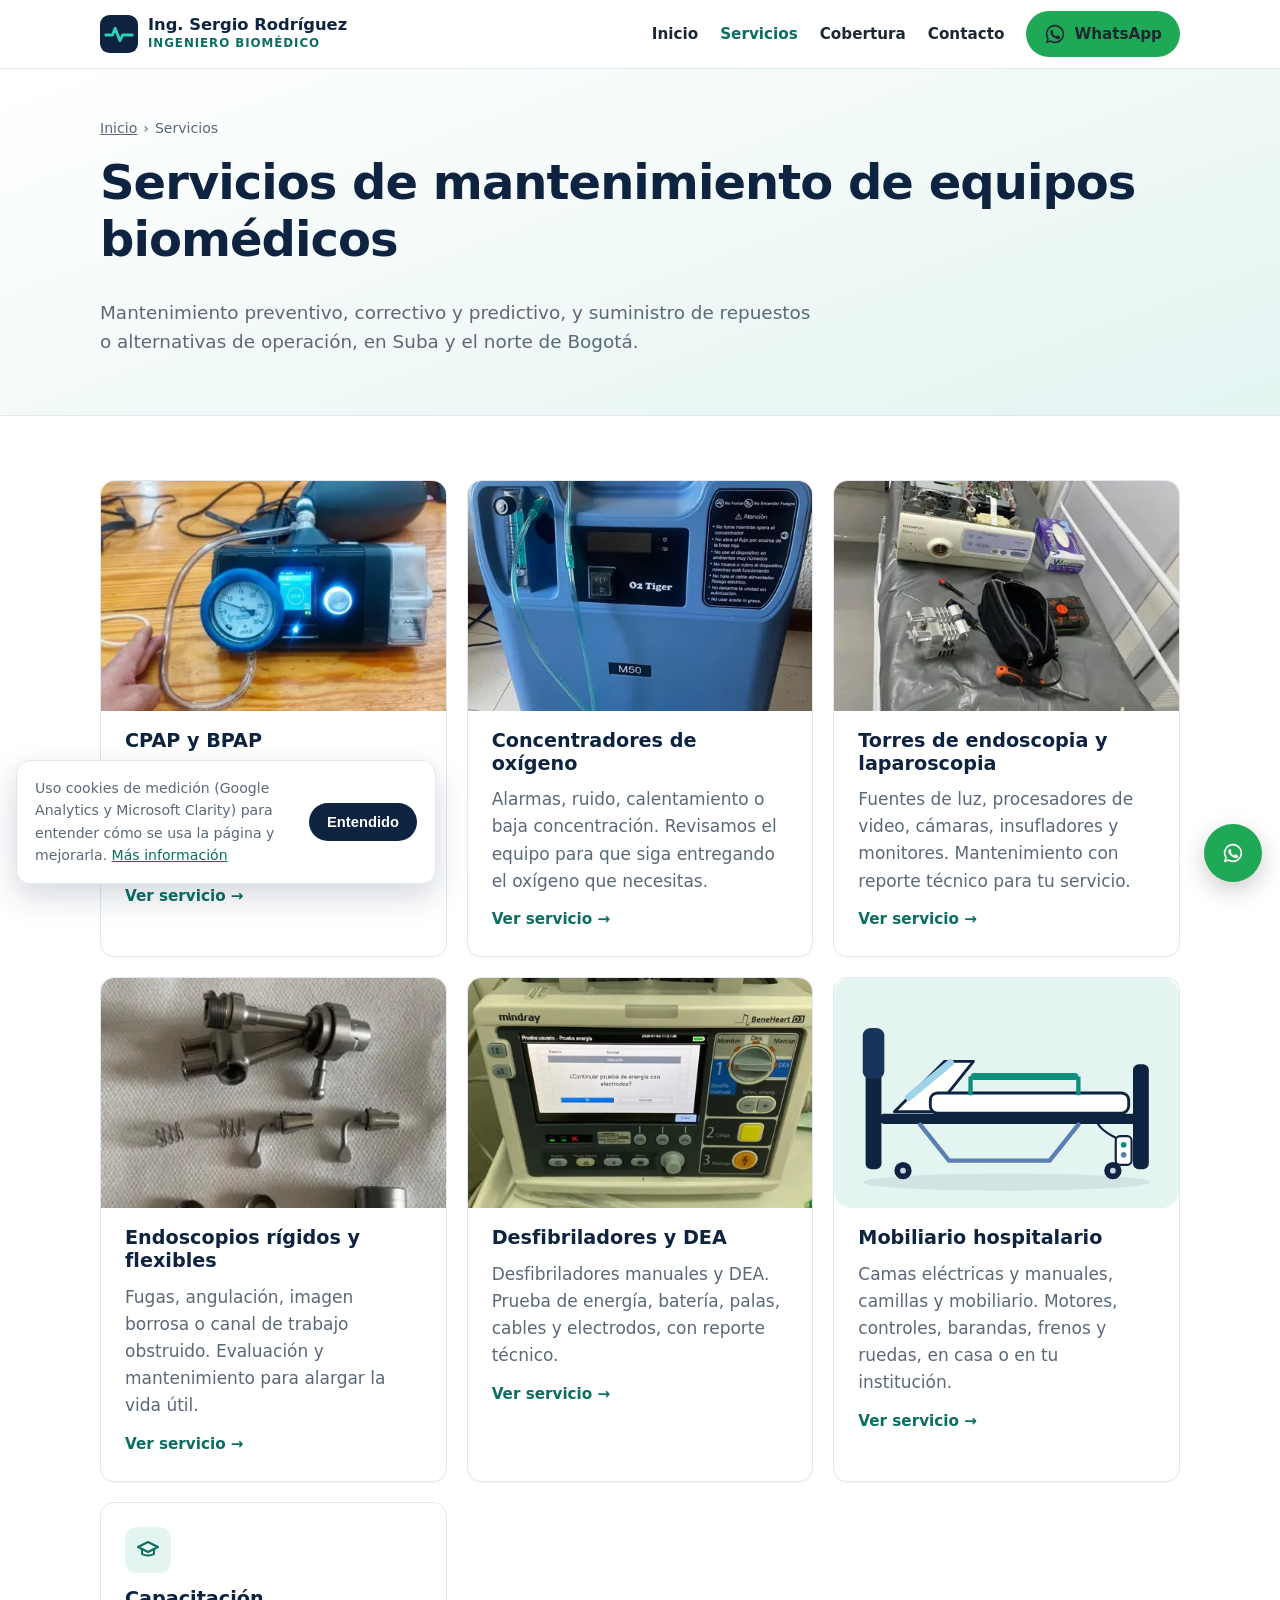
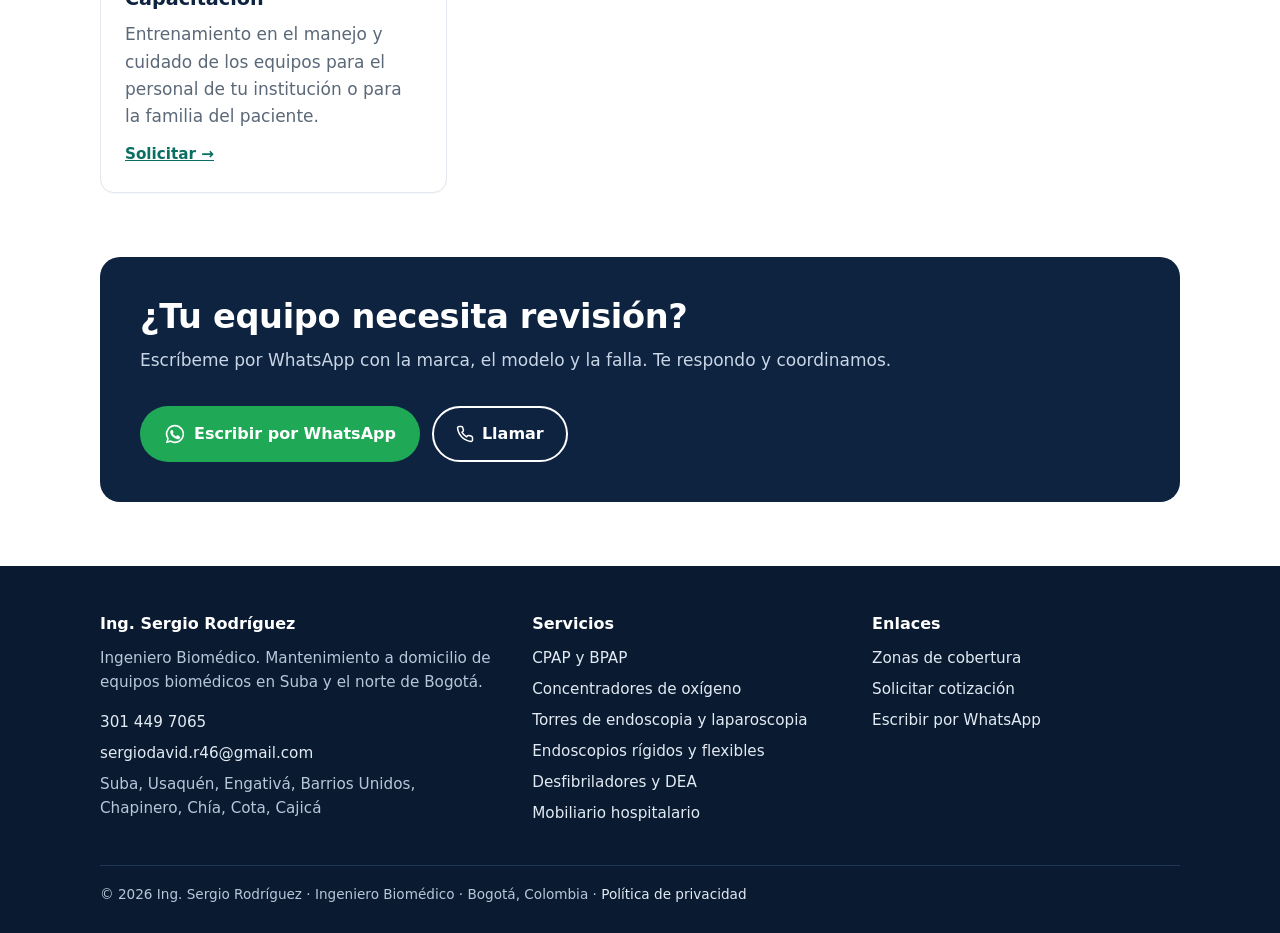
<file: servicios/index.html>
<!doctype html>
<html lang="es-CO" data-base="/">
<head>
<meta charset="utf-8">
<script>(function(w,d,s,l,i){w[l]=w[l]||[];w[l].push({'gtm.start':new Date().getTime(),event:'gtm.js'});var f=d.getElementsByTagName(s)[0],j=d.createElement(s),dl=l!='dataLayer'?'&l='+l:'';j.async=true;j.src='https://www.googletagmanager.com/gtm.js?id='+i+dl;f.parentNode.insertBefore(j,f);})(window,document,'script','dataLayer','GTM-MMLL66W7');</script>
<script>(function(c,l,a,r,i,t,y){c[a]=c[a]||function(){(c[a].q=c[a].q||[]).push(arguments)};t=l.createElement(r);t.async=1;t.src="https://www.clarity.ms/tag/"+i;y=l.getElementsByTagName(r)[0];y.parentNode.insertBefore(t,y);})(window,document,"clarity","script","ziqutszzo0");</script>

<meta name="viewport" content="width=device-width, initial-scale=1">
<title>Servicios de mantenimiento biomédico en Bogotá | Ing. Sergio Rodríguez</title>
<meta name="description" content="CPAP, BPAP, concentradores de oxígeno, torres de endoscopia y laparoscopia, endoscopios y mobiliario hospitalario. Mantenimiento en Suba y norte de Bogotá.">
<meta name="robots" content="index,follow">
<link rel="canonical" href="https://biomedico.alexmonroy.com/servicios/">
<meta name="theme-color" content="#0d2340">
<meta property="og:type" content="website">
<meta property="og:locale" content="es_CO">
<meta property="og:site_name" content="Ing. Sergio Rodríguez">
<meta property="og:title" content="Servicios de mantenimiento biomédico en Bogotá | Ing. Sergio Rodríguez">
<meta property="og:description" content="CPAP, BPAP, concentradores de oxígeno, torres de endoscopia y laparoscopia, endoscopios y mobiliario hospitalario. Mantenimiento en Suba y norte de Bogotá.">
<meta property="og:url" content="https://biomedico.alexmonroy.com/servicios/">
<meta property="og:image" content="https://biomedico.alexmonroy.com/assets/og-image.png">
<meta name="twitter:card" content="summary_large_image">
<link rel="icon" href="/assets/favicon.svg" type="image/svg+xml">
<link rel="stylesheet" href="/assets/styles.css">
<script type="application/ld+json">{"@context": "https://schema.org", "@type": "ProfessionalService", "@id": "https://biomedico.alexmonroy.com/#negocio", "name": "Ing. Sergio Rodríguez — Ingeniero Biomédico", "description": "Mantenimiento preventivo, correctivo y predictivo de equipos biomédicos en Bogotá: CPAP, BPAP, concentradores de oxígeno, endoscopia, laparoscopia, desfibriladores y mobiliario hospitalario.", "url": "https://biomedico.alexmonroy.com/", "telephone": "+573014497065", "email": "sergiodavid.r46@gmail.com", "image": "https://biomedico.alexmonroy.com/assets/og-image.png", "address": {"@type": "PostalAddress", "addressLocality": "Bogotá", "addressRegion": "Bogotá D.C.", "addressCountry": "CO"}, "areaServed": [{"@type": "Place", "name": "Suba"}, {"@type": "Place", "name": "Usaquén"}, {"@type": "Place", "name": "Engativá"}, {"@type": "Place", "name": "Barrios Unidos"}, {"@type": "Place", "name": "Chapinero"}, {"@type": "Place", "name": "Chía"}, {"@type": "Place", "name": "Cota"}, {"@type": "Place", "name": "Cajicá"}], "founder": {"@type": "Person", "name": "Sergio Rodríguez", "jobTitle": "Ingeniero Biomédico"}, "knowsAbout": ["CPAP y BPAP", "Concentradores de oxígeno", "Torres de endoscopia y laparoscopia", "Endoscopios rígidos y flexibles", "Desfibriladores y DEA", "Mobiliario hospitalario"]}</script>
<script type="application/ld+json">{"@context": "https://schema.org", "@type": "BreadcrumbList", "itemListElement": [{"@type": "ListItem", "position": 1, "name": "Inicio", "item": "https://biomedico.alexmonroy.com/"}, {"@type": "ListItem", "position": 2, "name": "Servicios", "item": "https://biomedico.alexmonroy.com/servicios/"}]}</script>
</head>
<body>
<noscript><iframe src="https://www.googletagmanager.com/ns.html?id=GTM-MMLL66W7" height="0" width="0" style="display:none;visibility:hidden"></iframe></noscript>
<header class="site-header">
  <div class="container nav">
    <a class="brand" href="/" aria-label="Ing. Sergio Rodríguez, inicio"><svg class="brand-mark" viewBox="0 0 40 40" aria-hidden="true"><rect width="40" height="40" rx="10" fill="#0d2340"/><path d="M6 21h7l3-7 5 13 3-6h10" fill="none" stroke="#2fd1b8" stroke-width="3" stroke-linecap="round" stroke-linejoin="round"/></svg><div><strong>Ing. Sergio Rodríguez</strong><span>Ingeniero Biomédico</span></div></a>
    <button class="menu-toggle" aria-label="Abrir menú" aria-expanded="false"><svg width="22" height="22" viewBox="0 0 24 24" fill="none" stroke="currentColor" stroke-width="2" stroke-linecap="round"><path d="M4 7h16M4 12h16M4 17h16"/></svg></button>
    <ul class="nav-links"><li><a href="/">Inicio</a></li><li><a href="/servicios/" aria-current="page">Servicios</a></li><li><a href="/cobertura/">Cobertura</a></li><li><a href="/contacto/">Contacto</a></li><li class="nav-cta"><a class="btn btn-wa btn-sm" href="https://wa.me/573014497065?text=Hola%20Sergio%2C%20vi%20tu%20p%C3%A1gina%20web%20y%20necesito%20ayuda%20con%20un%20equipo." target="_blank" rel="noopener"><svg width="22" height="22" viewBox="0 0 24 24" fill="currentColor" aria-hidden="true"><path d="M12 2a10 10 0 0 0-8.6 15.1L2 22l5-1.3A10 10 0 1 0 12 2zm0 18.2a8.2 8.2 0 0 1-4.2-1.1l-.3-.2-3 .8.8-2.9-.2-.3A8.2 8.2 0 1 1 12 20.2zm4.5-6.1c-.2-.1-1.5-.7-1.7-.8-.2-.1-.4-.1-.6.1l-.8 1c-.1.2-.3.2-.5.1a6.7 6.7 0 0 1-3.3-2.9c-.3-.4.2-.4.7-1.3.1-.2 0-.3 0-.4l-.8-1.8c-.2-.5-.4-.4-.6-.4h-.5a1 1 0 0 0-.7.3 3 3 0 0 0-.9 2.2 5.2 5.2 0 0 0 1.1 2.8 11.9 11.9 0 0 0 4.6 4c1.7.7 2.3.8 3.2.6a2.7 2.7 0 0 0 1.8-1.2 2.2 2.2 0 0 0 .2-1.2c-.1-.1-.3-.2-.5-.3z"/></svg> WhatsApp</a></li></ul>
  </div>
</header>
<main>

<section class="page-hero">
  <div class="container">
    <nav class="breadcrumbs" aria-label="Ruta"><ol><li><a href="/">Inicio</a></li><li aria-current="page">Servicios</li></ol></nav>
    <h1>Servicios de mantenimiento de equipos biomédicos</h1>
    <p class="lead">Mantenimiento preventivo, correctivo y predictivo, y suministro de repuestos o alternativas de operación, en Suba y el norte de Bogotá.</p>
  </div>
</section>
<section class="section">
  <div class="container">
    <div class="grid grid-3"><a class="card" href="/servicios/mantenimiento-cpap-bpap-bogota/">
  <img class="card-img photo" src="/assets/fotos/cpap-resmed-airsense-10-prueba-presion-600.webp" alt="Verificación de presión de un CPAP ResMed AirSense 10 con manómetro" width="600" height="400" loading="lazy">
  <h3>CPAP y BPAP</h3>
  <p>Tu equipo no enciende, hace ruido, no da la presión o el humidificador gotea. Lo revisamos y te decimos qué tiene.</p>
  <span class="more">Ver servicio →</span>
</a><a class="card" href="/servicios/mantenimiento-concentradores-oxigeno-bogota/">
  <img class="card-img photo" src="/assets/fotos/concentrador-oxigeno-o2-tiger-m50-600.webp" alt="Concentrador de oxígeno O2 Tiger M50 después del mantenimiento" width="600" height="400" loading="lazy">
  <h3>Concentradores de oxígeno</h3>
  <p>Alarmas, ruido, calentamiento o baja concentración. Revisamos el equipo para que siga entregando el oxígeno que necesitas.</p>
  <span class="more">Ver servicio →</span>
</a><a class="card" href="/servicios/mantenimiento-torres-endoscopia-laparoscopia-bogota/">
  <img class="card-img photo" src="/assets/fotos/mantenimiento-fuente-de-luz-olympus-600.webp" alt="Mantenimiento de una fuente de luz Olympus de endoscopia en una clínica" width="600" height="400" loading="lazy">
  <h3>Torres de endoscopia y laparoscopia</h3>
  <p>Fuentes de luz, procesadores de video, cámaras, insufladores y monitores. Mantenimiento con reporte técnico para tu servicio.</p>
  <span class="more">Ver servicio →</span>
</a><a class="card" href="/servicios/mantenimiento-endoscopios-rigidos-flexibles-bogota/">
  <img class="card-img photo" src="/assets/fotos/vaina-endoscopio-rigido-desarmada-600.webp" alt="Vaina de endoscopio rígido desarmada para limpieza y mantenimiento" width="600" height="400" loading="lazy">
  <h3>Endoscopios rígidos y flexibles</h3>
  <p>Fugas, angulación, imagen borrosa o canal de trabajo obstruido. Evaluación y mantenimiento para alargar la vida útil.</p>
  <span class="more">Ver servicio →</span>
</a><a class="card" href="/servicios/mantenimiento-desfibriladores-bogota/">
  <img class="card-img photo" src="/assets/fotos/desfibrilador-mindray-beneheart-d3-prueba-energia-600.webp" alt="Prueba de energía de un desfibrilador Mindray BeneHeart D3" width="600" height="400" loading="lazy">
  <h3>Desfibriladores y DEA</h3>
  <p>Desfibriladores manuales y DEA. Prueba de energía, batería, palas, cables y electrodos, con reporte técnico.</p>
  <span class="more">Ver servicio →</span>
</a><a class="card" href="/servicios/mantenimiento-mobiliario-hospitalario-bogota/">
  <img class="card-img" src="/assets/img/cama-hospitalaria.svg" alt="Mobiliario hospitalario" width="480" height="320" loading="lazy">
  <h3>Mobiliario hospitalario</h3>
  <p>Camas eléctricas y manuales, camillas y mobiliario. Motores, controles, barandas, frenos y ruedas, en casa o en tu institución.</p>
  <span class="more">Ver servicio →</span>
</a>
      <div class="card"><div class="icon"><svg width="24" height="24" viewBox="0 0 24 24" fill="none" stroke="currentColor" stroke-width="2" stroke-linecap="round" stroke-linejoin="round"><path d="M2 9l10-5 10 5-10 5z"/><path d="M6 11v5c3 2 9 2 12 0v-5"/></svg></div><h3>Capacitación</h3><p>Entrenamiento en el manejo y cuidado de los equipos para el personal de tu institución o para la familia del paciente.</p><a class="more" href="/contacto/">Solicitar →</a></div>
    </div>
  </div>
</section>
<section class="section" style="padding-top:0"><div class="container"><div class="cta-band">
  <div><h2>¿Tu equipo necesita revisión?</h2><p>Escríbeme por WhatsApp con la marca, el modelo y la falla. Te respondo y coordinamos.</p></div>
  <div class="btn-row"><a class="btn btn-wa" href="https://wa.me/573014497065?text=Hola%20Sergio%2C%20vi%20tu%20p%C3%A1gina%20web%20y%20necesito%20ayuda%20con%20un%20equipo." target="_blank" rel="noopener"><svg width="22" height="22" viewBox="0 0 24 24" fill="currentColor" aria-hidden="true"><path d="M12 2a10 10 0 0 0-8.6 15.1L2 22l5-1.3A10 10 0 1 0 12 2zm0 18.2a8.2 8.2 0 0 1-4.2-1.1l-.3-.2-3 .8.8-2.9-.2-.3A8.2 8.2 0 1 1 12 20.2zm4.5-6.1c-.2-.1-1.5-.7-1.7-.8-.2-.1-.4-.1-.6.1l-.8 1c-.1.2-.3.2-.5.1a6.7 6.7 0 0 1-3.3-2.9c-.3-.4.2-.4.7-1.3.1-.2 0-.3 0-.4l-.8-1.8c-.2-.5-.4-.4-.6-.4h-.5a1 1 0 0 0-.7.3 3 3 0 0 0-.9 2.2 5.2 5.2 0 0 0 1.1 2.8 11.9 11.9 0 0 0 4.6 4c1.7.7 2.3.8 3.2.6a2.7 2.7 0 0 0 1.8-1.2 2.2 2.2 0 0 0 .2-1.2c-.1-.1-.3-.2-.5-.3z"/></svg> Escribir por WhatsApp</a><a class="btn btn-ghost" style="border-color:#fff;color:#fff" href="tel:+573014497065"><svg width="18" height="18" viewBox="0 0 24 24" fill="none" stroke="currentColor" stroke-width="2" stroke-linecap="round" stroke-linejoin="round"><path d="M22 16.9v3a2 2 0 0 1-2.2 2 19.8 19.8 0 0 1-8.6-3.1 19.5 19.5 0 0 1-6-6A19.8 19.8 0 0 1 2.1 4.2 2 2 0 0 1 4.1 2h3a2 2 0 0 1 2 1.7c.1.9.4 1.8.7 2.7a2 2 0 0 1-.5 2.1L8 9.8a16 16 0 0 0 6 6l1.3-1.3a2 2 0 0 1 2.1-.4c.9.3 1.8.6 2.7.7a2 2 0 0 1 1.7 2z"/></svg> Llamar</a></div>
</div></div></section>

</main>
<footer class="site-footer">
  <div class="container">
    <div class="footer-grid">
      <div>
        <h3>Ing. Sergio Rodríguez</h3>
        <p>Ingeniero Biomédico. Mantenimiento a domicilio de equipos biomédicos en Suba y el norte de Bogotá.</p>
        <ul>
          <li><a href="tel:+573014497065">301 449 7065</a></li>
          <li><a href="mailto:sergiodavid.r46@gmail.com">sergiodavid.r46@gmail.com</a></li>
          <li>Suba, Usaquén, Engativá, Barrios Unidos, Chapinero, Chía, Cota, Cajicá</li>
        </ul>
      </div>
      <div><h3>Servicios</h3><ul><li><a href="/servicios/mantenimiento-cpap-bpap-bogota/">CPAP y BPAP</a></li><li><a href="/servicios/mantenimiento-concentradores-oxigeno-bogota/">Concentradores de oxígeno</a></li><li><a href="/servicios/mantenimiento-torres-endoscopia-laparoscopia-bogota/">Torres de endoscopia y laparoscopia</a></li><li><a href="/servicios/mantenimiento-endoscopios-rigidos-flexibles-bogota/">Endoscopios rígidos y flexibles</a></li><li><a href="/servicios/mantenimiento-desfibriladores-bogota/">Desfibriladores y DEA</a></li><li><a href="/servicios/mantenimiento-mobiliario-hospitalario-bogota/">Mobiliario hospitalario</a></li></ul></div>
      <div><h3>Enlaces</h3><ul>
        <li><a href="/cobertura/">Zonas de cobertura</a></li>
        <li><a href="/contacto/">Solicitar cotización</a></li>
        <li><a href="https://wa.me/573014497065?text=Hola%20Sergio%2C%20vi%20tu%20p%C3%A1gina%20web%20y%20necesito%20ayuda%20con%20un%20equipo." target="_blank" rel="noopener">Escribir por WhatsApp</a></li>
      </ul></div>
    </div>
    <div class="footer-bottom">© 2026 Ing. Sergio Rodríguez · Ingeniero Biomédico · Bogotá, Colombia · <a href="/privacidad/">Política de privacidad</a></div>
  </div>
</footer>
<div class="cookie-note" hidden><p>Uso cookies de medición (Google Analytics y Microsoft Clarity) para entender cómo se usa la página y mejorarla. <a href="/privacidad/#cookies">Más información</a></p><button type="button" class="btn btn-primary btn-sm">Entendido</button></div>
<a class="wa-float" href="https://wa.me/573014497065?text=Hola%20Sergio%2C%20vi%20tu%20p%C3%A1gina%20web%20y%20necesito%20ayuda%20con%20un%20equipo." target="_blank" rel="noopener" aria-label="Escribir por WhatsApp"><svg width="22" height="22" viewBox="0 0 24 24" fill="currentColor" aria-hidden="true"><path d="M12 2a10 10 0 0 0-8.6 15.1L2 22l5-1.3A10 10 0 1 0 12 2zm0 18.2a8.2 8.2 0 0 1-4.2-1.1l-.3-.2-3 .8.8-2.9-.2-.3A8.2 8.2 0 1 1 12 20.2zm4.5-6.1c-.2-.1-1.5-.7-1.7-.8-.2-.1-.4-.1-.6.1l-.8 1c-.1.2-.3.2-.5.1a6.7 6.7 0 0 1-3.3-2.9c-.3-.4.2-.4.7-1.3.1-.2 0-.3 0-.4l-.8-1.8c-.2-.5-.4-.4-.6-.4h-.5a1 1 0 0 0-.7.3 3 3 0 0 0-.9 2.2 5.2 5.2 0 0 0 1.1 2.8 11.9 11.9 0 0 0 4.6 4c1.7.7 2.3.8 3.2.6a2.7 2.7 0 0 0 1.8-1.2 2.2 2.2 0 0 0 .2-1.2c-.1-.1-.3-.2-.5-.3z"/></svg></a>
<script src="/assets/phone-input.js" defer></script>
<script src="/assets/main.js" defer></script>
</body>
</html>
</file>
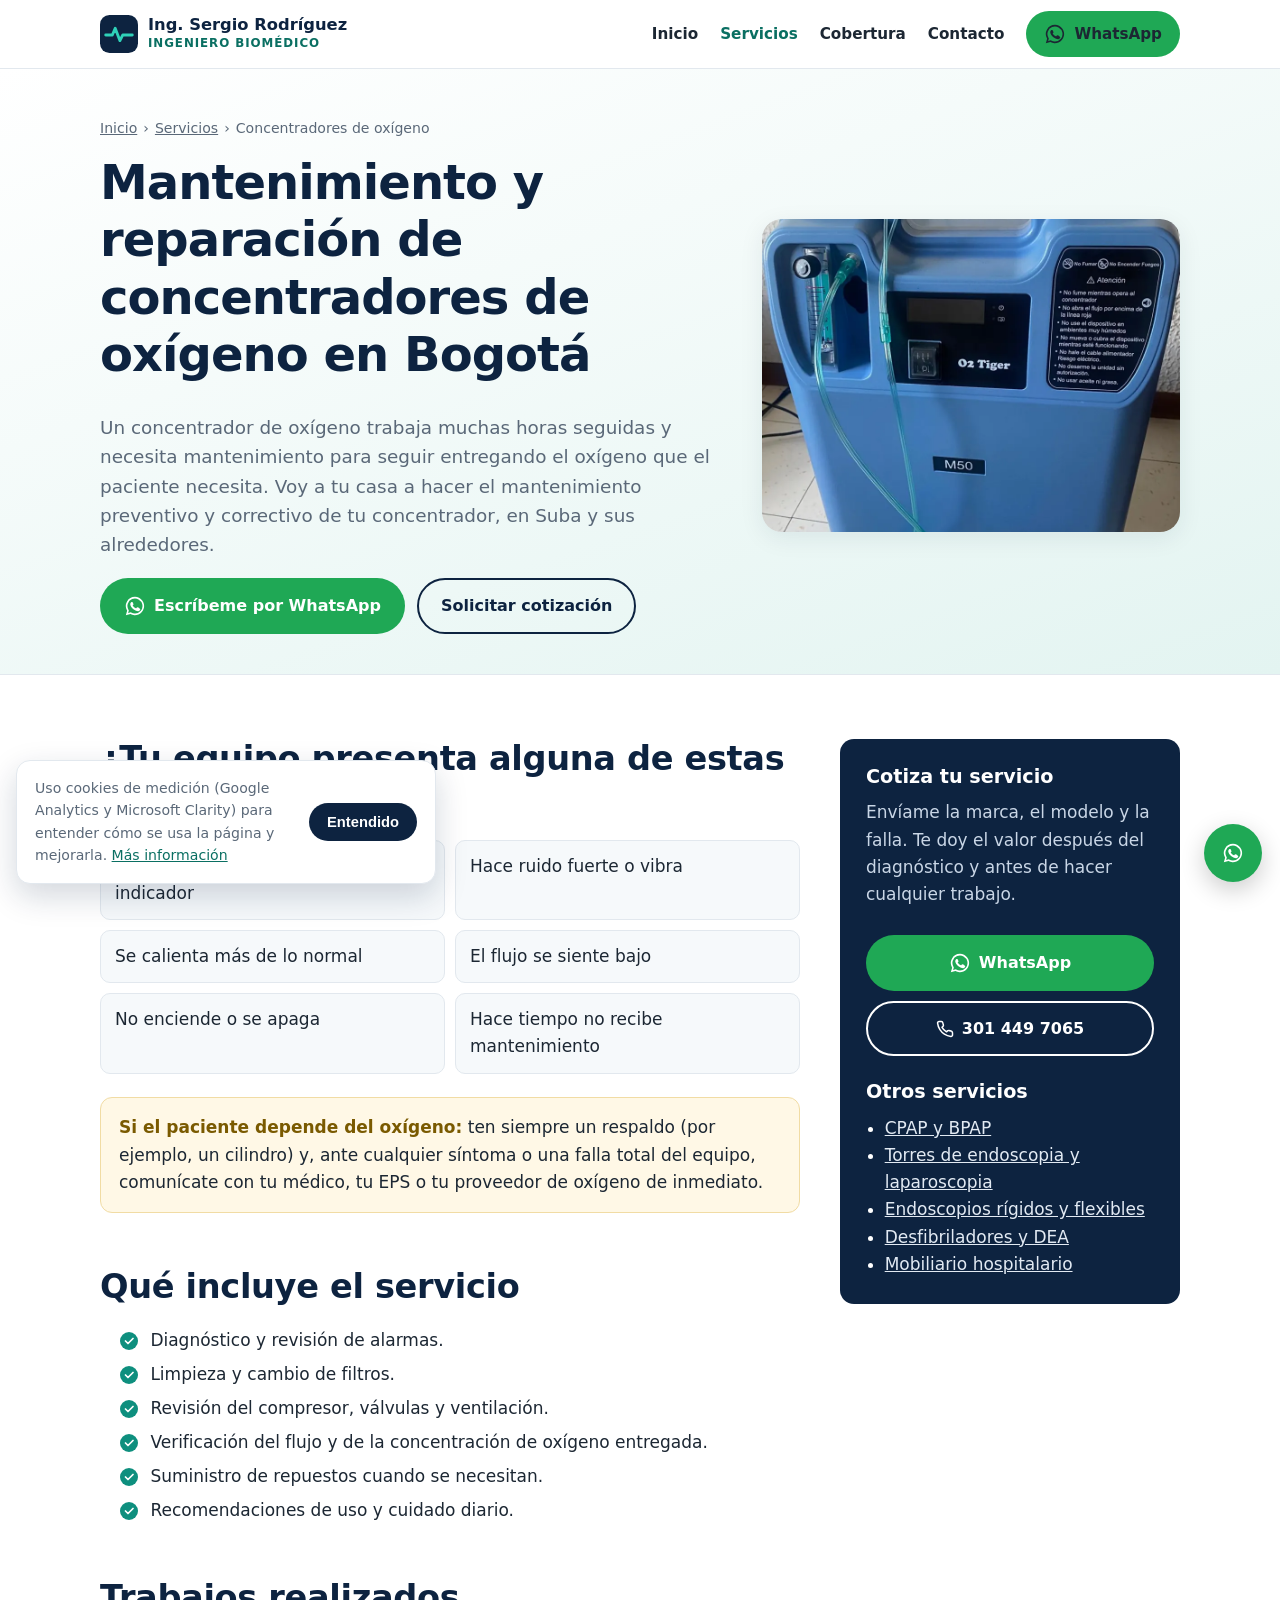
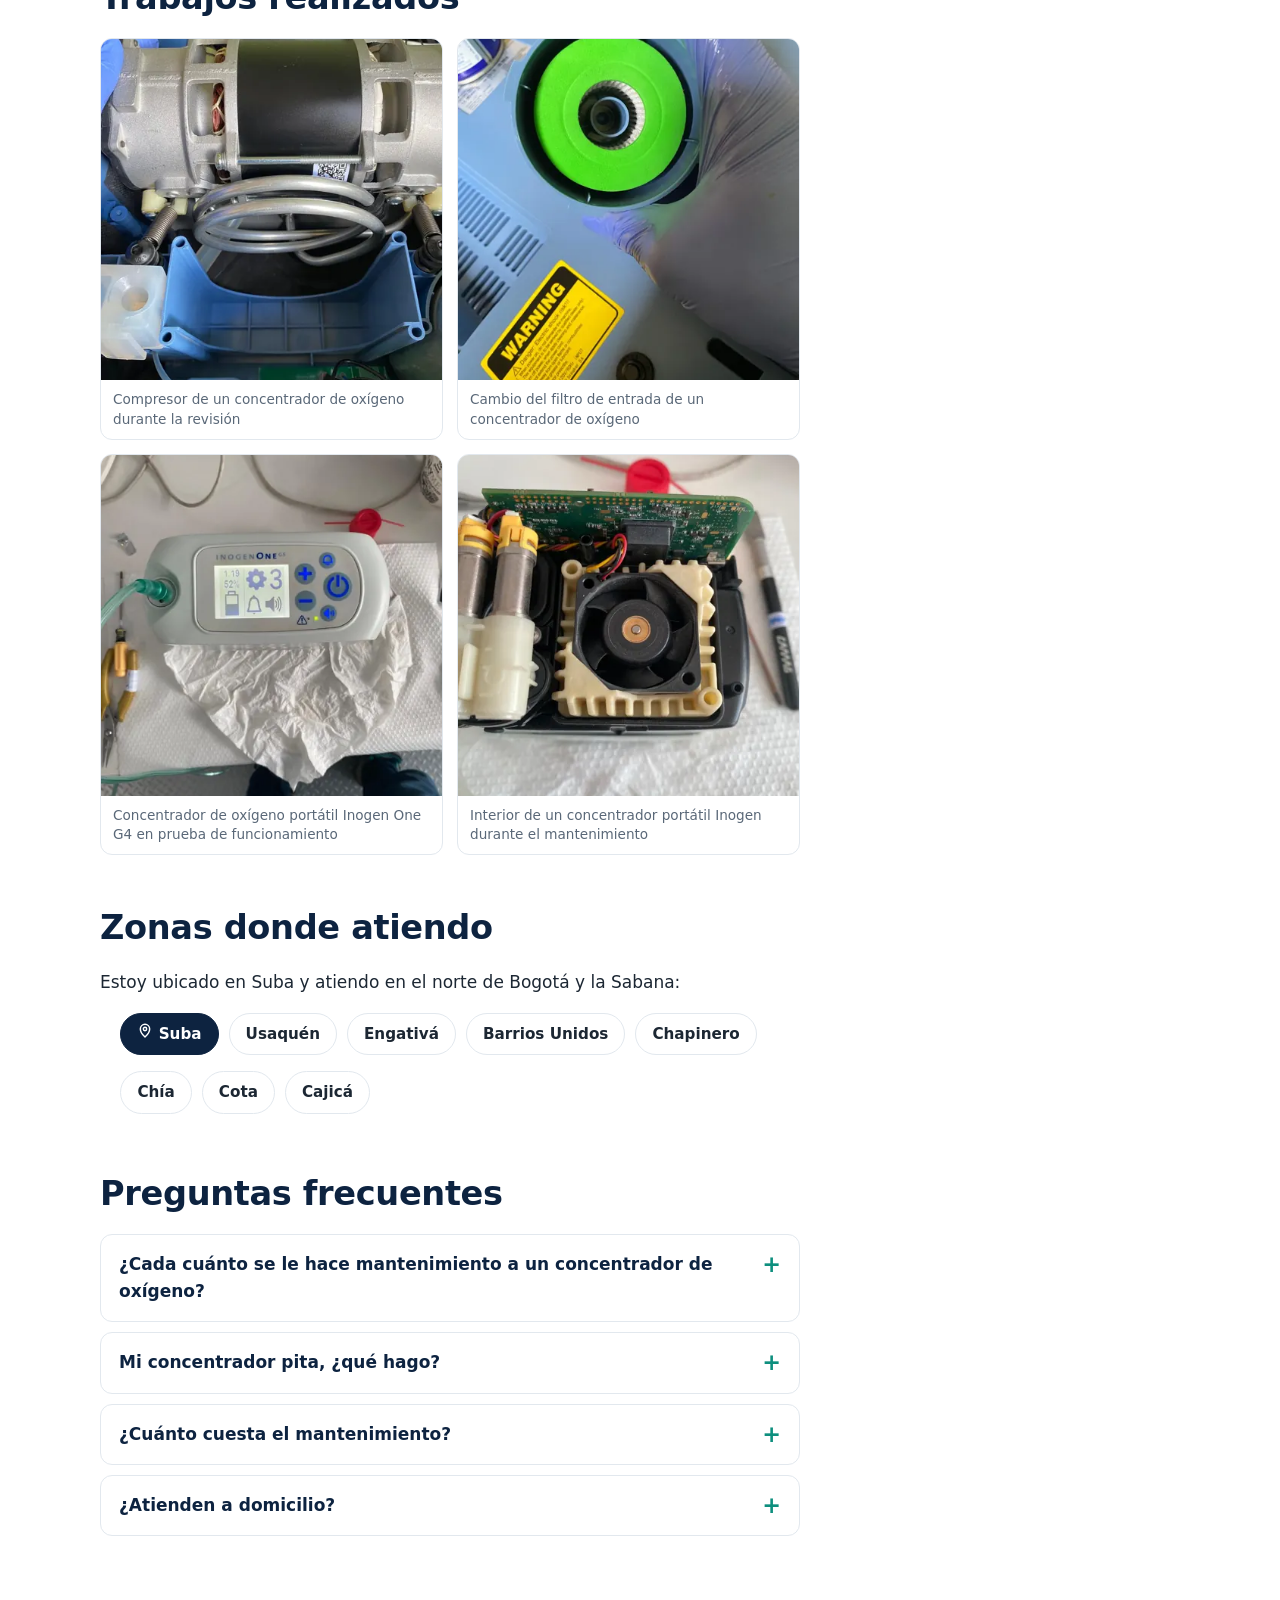
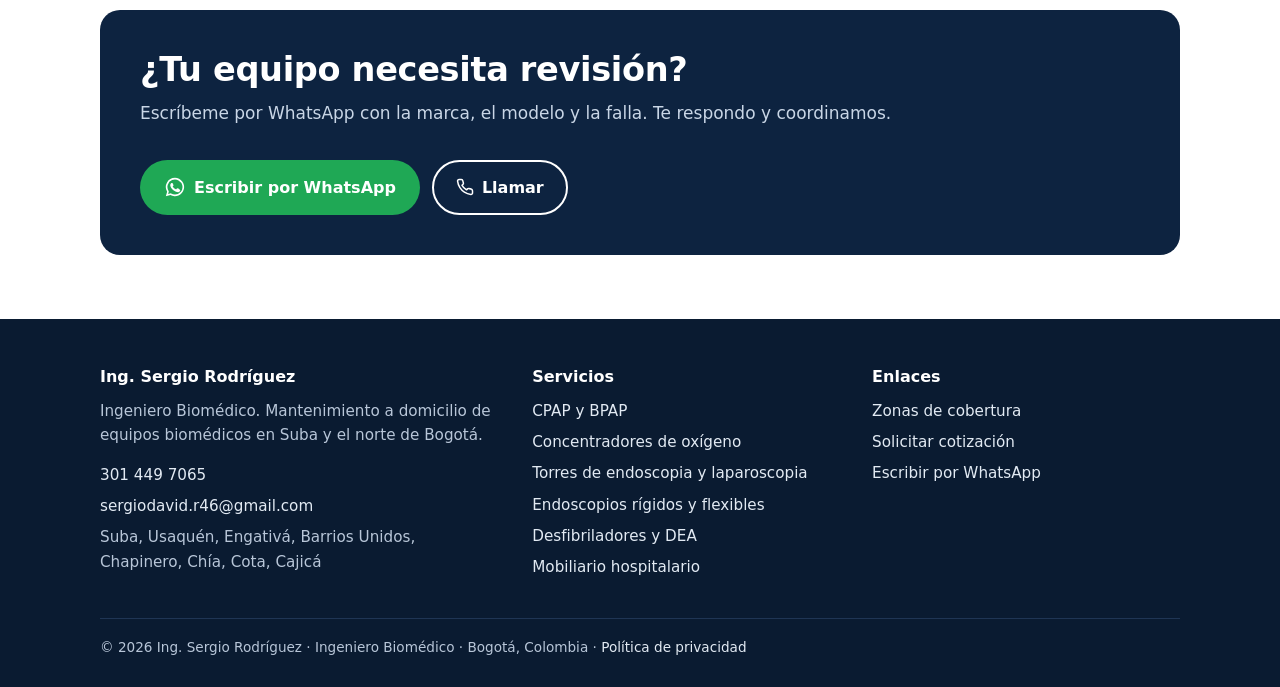
<file: servicios/mantenimiento-concentradores-oxigeno-bogota/index.html>
<!doctype html>
<html lang="es-CO" data-base="/">
<head>
<meta charset="utf-8">
<script>(function(w,d,s,l,i){w[l]=w[l]||[];w[l].push({'gtm.start':new Date().getTime(),event:'gtm.js'});var f=d.getElementsByTagName(s)[0],j=d.createElement(s),dl=l!='dataLayer'?'&l='+l:'';j.async=true;j.src='https://www.googletagmanager.com/gtm.js?id='+i+dl;f.parentNode.insertBefore(j,f);})(window,document,'script','dataLayer','GTM-MMLL66W7');</script>
<script>(function(c,l,a,r,i,t,y){c[a]=c[a]||function(){(c[a].q=c[a].q||[]).push(arguments)};t=l.createElement(r);t.async=1;t.src="https://www.clarity.ms/tag/"+i;y=l.getElementsByTagName(r)[0];y.parentNode.insertBefore(t,y);})(window,document,"clarity","script","ziqutszzo0");</script>

<meta name="viewport" content="width=device-width, initial-scale=1">
<title>Mantenimiento de concentradores de oxígeno en Bogotá | Suba</title>
<meta name="description" content="Mantenimiento preventivo y correctivo de concentradores de oxígeno en Suba y el norte de Bogotá. Revisión de alarmas, flujo y concentración. Escríbeme por WhatsApp.">
<meta name="robots" content="index,follow">
<link rel="canonical" href="https://biomedico.alexmonroy.com/servicios/mantenimiento-concentradores-oxigeno-bogota/">
<meta name="theme-color" content="#0d2340">
<meta property="og:type" content="website">
<meta property="og:locale" content="es_CO">
<meta property="og:site_name" content="Ing. Sergio Rodríguez">
<meta property="og:title" content="Mantenimiento de concentradores de oxígeno en Bogotá | Suba">
<meta property="og:description" content="Mantenimiento preventivo y correctivo de concentradores de oxígeno en Suba y el norte de Bogotá. Revisión de alarmas, flujo y concentración. Escríbeme por WhatsApp.">
<meta property="og:url" content="https://biomedico.alexmonroy.com/servicios/mantenimiento-concentradores-oxigeno-bogota/">
<meta property="og:image" content="https://biomedico.alexmonroy.com/assets/og-image.png">
<meta name="twitter:card" content="summary_large_image">
<link rel="icon" href="/assets/favicon.svg" type="image/svg+xml">
<link rel="stylesheet" href="/assets/styles.css">
<script type="application/ld+json">{"@context": "https://schema.org", "@type": "ProfessionalService", "@id": "https://biomedico.alexmonroy.com/#negocio", "name": "Ing. Sergio Rodríguez — Ingeniero Biomédico", "description": "Mantenimiento preventivo, correctivo y predictivo de equipos biomédicos en Bogotá: CPAP, BPAP, concentradores de oxígeno, endoscopia, laparoscopia, desfibriladores y mobiliario hospitalario.", "url": "https://biomedico.alexmonroy.com/", "telephone": "+573014497065", "email": "sergiodavid.r46@gmail.com", "image": "https://biomedico.alexmonroy.com/assets/og-image.png", "address": {"@type": "PostalAddress", "addressLocality": "Bogotá", "addressRegion": "Bogotá D.C.", "addressCountry": "CO"}, "areaServed": [{"@type": "Place", "name": "Suba"}, {"@type": "Place", "name": "Usaquén"}, {"@type": "Place", "name": "Engativá"}, {"@type": "Place", "name": "Barrios Unidos"}, {"@type": "Place", "name": "Chapinero"}, {"@type": "Place", "name": "Chía"}, {"@type": "Place", "name": "Cota"}, {"@type": "Place", "name": "Cajicá"}], "founder": {"@type": "Person", "name": "Sergio Rodríguez", "jobTitle": "Ingeniero Biomédico"}, "knowsAbout": ["CPAP y BPAP", "Concentradores de oxígeno", "Torres de endoscopia y laparoscopia", "Endoscopios rígidos y flexibles", "Desfibriladores y DEA", "Mobiliario hospitalario"]}</script>
<script type="application/ld+json">{"@context": "https://schema.org", "@type": "Service", "name": "Mantenimiento y reparación de concentradores de oxígeno en Bogotá", "serviceType": "Mantenimiento de Concentradores de oxígeno", "description": "Mantenimiento preventivo y correctivo de concentradores de oxígeno en Suba y el norte de Bogotá. Revisión de alarmas, flujo y concentración. Escríbeme por WhatsApp.", "provider": {"@id": "https://biomedico.alexmonroy.com/#negocio"}, "areaServed": [{"@type": "Place", "name": "Suba"}, {"@type": "Place", "name": "Usaquén"}, {"@type": "Place", "name": "Engativá"}, {"@type": "Place", "name": "Barrios Unidos"}, {"@type": "Place", "name": "Chapinero"}, {"@type": "Place", "name": "Chía"}, {"@type": "Place", "name": "Cota"}, {"@type": "Place", "name": "Cajicá"}], "url": "https://biomedico.alexmonroy.com/servicios/mantenimiento-concentradores-oxigeno-bogota/"}</script>
<script type="application/ld+json">{"@context": "https://schema.org", "@type": "FAQPage", "mainEntity": [{"@type": "Question", "name": "¿Cada cuánto se le hace mantenimiento a un concentrador de oxígeno?", "acceptedAnswer": {"@type": "Answer", "text": "Depende del uso y del fabricante, pero un equipo que trabaja todos los días debería revisarse periódicamente, al menos una vez al año. Los filtros externos se limpian con más frecuencia, según el manual."}}, {"@type": "Question", "name": "Mi concentrador pita, ¿qué hago?", "acceptedAnswer": {"@type": "Answer", "text": "Revisa primero que la manguera no esté doblada y que el equipo tenga buena ventilación. Si la alarma sigue, usa tu respaldo de oxígeno y escríbeme para revisarlo. No ignores una alarma persistente."}}, {"@type": "Question", "name": "¿Cuánto cuesta el mantenimiento?", "acceptedAnswer": {"@type": "Answer", "text": "Depende del modelo y del estado del equipo. Te doy el valor después del diagnóstico y antes de hacer cualquier trabajo."}}, {"@type": "Question", "name": "¿Atienden a domicilio?", "acceptedAnswer": {"@type": "Answer", "text": "Sí, el servicio es a domicilio en Suba, Usaquén, Engativá, Barrios Unidos, Chapinero, Chía, Cota y Cajicá."}}]}</script>
<script type="application/ld+json">{"@context": "https://schema.org", "@type": "BreadcrumbList", "itemListElement": [{"@type": "ListItem", "position": 1, "name": "Inicio", "item": "https://biomedico.alexmonroy.com/"}, {"@type": "ListItem", "position": 2, "name": "Servicios", "item": "https://biomedico.alexmonroy.com/servicios/"}, {"@type": "ListItem", "position": 3, "name": "Concentradores de oxígeno", "item": "https://biomedico.alexmonroy.com/servicios/mantenimiento-concentradores-oxigeno-bogota/"}]}</script>
</head>
<body>
<noscript><iframe src="https://www.googletagmanager.com/ns.html?id=GTM-MMLL66W7" height="0" width="0" style="display:none;visibility:hidden"></iframe></noscript>
<header class="site-header">
  <div class="container nav">
    <a class="brand" href="/" aria-label="Ing. Sergio Rodríguez, inicio"><svg class="brand-mark" viewBox="0 0 40 40" aria-hidden="true"><rect width="40" height="40" rx="10" fill="#0d2340"/><path d="M6 21h7l3-7 5 13 3-6h10" fill="none" stroke="#2fd1b8" stroke-width="3" stroke-linecap="round" stroke-linejoin="round"/></svg><div><strong>Ing. Sergio Rodríguez</strong><span>Ingeniero Biomédico</span></div></a>
    <button class="menu-toggle" aria-label="Abrir menú" aria-expanded="false"><svg width="22" height="22" viewBox="0 0 24 24" fill="none" stroke="currentColor" stroke-width="2" stroke-linecap="round"><path d="M4 7h16M4 12h16M4 17h16"/></svg></button>
    <ul class="nav-links"><li><a href="/">Inicio</a></li><li><a href="/servicios/" aria-current="page">Servicios</a></li><li><a href="/cobertura/">Cobertura</a></li><li><a href="/contacto/">Contacto</a></li><li class="nav-cta"><a class="btn btn-wa btn-sm" href="https://wa.me/573014497065?text=Hola%20Sergio%2C%20vi%20tu%20p%C3%A1gina%20web%20y%20necesito%20ayuda%20con%20un%20equipo." target="_blank" rel="noopener"><svg width="22" height="22" viewBox="0 0 24 24" fill="currentColor" aria-hidden="true"><path d="M12 2a10 10 0 0 0-8.6 15.1L2 22l5-1.3A10 10 0 1 0 12 2zm0 18.2a8.2 8.2 0 0 1-4.2-1.1l-.3-.2-3 .8.8-2.9-.2-.3A8.2 8.2 0 1 1 12 20.2zm4.5-6.1c-.2-.1-1.5-.7-1.7-.8-.2-.1-.4-.1-.6.1l-.8 1c-.1.2-.3.2-.5.1a6.7 6.7 0 0 1-3.3-2.9c-.3-.4.2-.4.7-1.3.1-.2 0-.3 0-.4l-.8-1.8c-.2-.5-.4-.4-.6-.4h-.5a1 1 0 0 0-.7.3 3 3 0 0 0-.9 2.2 5.2 5.2 0 0 0 1.1 2.8 11.9 11.9 0 0 0 4.6 4c1.7.7 2.3.8 3.2.6a2.7 2.7 0 0 0 1.8-1.2 2.2 2.2 0 0 0 .2-1.2c-.1-.1-.3-.2-.5-.3z"/></svg> WhatsApp</a></li></ul>
  </div>
</header>
<main>

<section class="page-hero">
  <div class="container page-hero-grid">
    <div>
    <nav class="breadcrumbs" aria-label="Ruta"><ol><li><a href="/">Inicio</a></li><li><a href="/servicios/">Servicios</a></li><li aria-current="page">Concentradores de oxígeno</li></ol></nav>
    <h1>Mantenimiento y reparación de concentradores de oxígeno en Bogotá</h1>
    <p class="lead">Un concentrador de oxígeno trabaja muchas horas seguidas y necesita mantenimiento para seguir entregando el oxígeno que el paciente necesita. Voy a tu casa a hacer el mantenimiento preventivo y correctivo de tu concentrador, en Suba y sus alrededores.</p>
    <div class="btn-row"><a class="btn btn-wa" href="https://wa.me/573014497065?text=Hola%20Sergio%2C%20vi%20tu%20p%C3%A1gina%20y%20necesito%20ayuda%20con%20un%20equipo%3A%20Concentradores%20de%20ox%C3%ADgeno." target="_blank" rel="noopener"><svg width="22" height="22" viewBox="0 0 24 24" fill="currentColor" aria-hidden="true"><path d="M12 2a10 10 0 0 0-8.6 15.1L2 22l5-1.3A10 10 0 1 0 12 2zm0 18.2a8.2 8.2 0 0 1-4.2-1.1l-.3-.2-3 .8.8-2.9-.2-.3A8.2 8.2 0 1 1 12 20.2zm4.5-6.1c-.2-.1-1.5-.7-1.7-.8-.2-.1-.4-.1-.6.1l-.8 1c-.1.2-.3.2-.5.1a6.7 6.7 0 0 1-3.3-2.9c-.3-.4.2-.4.7-1.3.1-.2 0-.3 0-.4l-.8-1.8c-.2-.5-.4-.4-.6-.4h-.5a1 1 0 0 0-.7.3 3 3 0 0 0-.9 2.2 5.2 5.2 0 0 0 1.1 2.8 11.9 11.9 0 0 0 4.6 4c1.7.7 2.3.8 3.2.6a2.7 2.7 0 0 0 1.8-1.2 2.2 2.2 0 0 0 .2-1.2c-.1-.1-.3-.2-.5-.3z"/></svg> Escríbeme por WhatsApp</a><a class="btn btn-ghost" href="/contacto/">Solicitar cotización</a></div>
    </div>
    <img class="hero-img photo" src="/assets/fotos/concentrador-oxigeno-o2-tiger-m50.webp" alt="Concentrador de oxígeno O2 Tiger M50 después del mantenimiento" width="1200" height="900" fetchpriority="high">
  </div>
</section>
<section class="section">
  <div class="container content-grid">
    <article class="prose">
      <h2>¿Tu equipo presenta alguna de estas fallas?</h2>
      <ul class="symptoms"><li>Suena una alarma o se enciende un indicador</li><li>Hace ruido fuerte o vibra</li><li>Se calienta más de lo normal</li><li>El flujo se siente bajo</li><li>No enciende o se apaga</li><li>Hace tiempo no recibe mantenimiento</li></ul>
      <div class="notice"><strong>Si el paciente depende del oxígeno:</strong> ten siempre un respaldo (por ejemplo, un cilindro) y, ante cualquier síntoma o una falla total del equipo, comunícate con tu médico, tu EPS o tu proveedor de oxígeno de inmediato.</div>
      <h2>Qué incluye el servicio</h2>
      <ul class="check-list"><li>Diagnóstico y revisión de alarmas.</li><li>Limpieza y cambio de filtros.</li><li>Revisión del compresor, válvulas y ventilación.</li><li>Verificación del flujo y de la concentración de oxígeno entregada.</li><li>Suministro de repuestos cuando se necesitan.</li><li>Recomendaciones de uso y cuidado diario.</li></ul>
      <h2>Trabajos realizados</h2><div class="gallery"><figure><a href="/assets/fotos/compresor-concentrador-oxigeno.webp" target="_blank" rel="noopener"><img src="/assets/fotos/compresor-concentrador-oxigeno-600.webp" alt="Compresor de un concentrador de oxígeno durante la revisión" loading="lazy" width="600" height="600"></a><figcaption>Compresor de un concentrador de oxígeno durante la revisión</figcaption></figure><figure><a href="/assets/fotos/filtro-entrada-concentrador-oxigeno.webp" target="_blank" rel="noopener"><img src="/assets/fotos/filtro-entrada-concentrador-oxigeno-600.webp" alt="Cambio del filtro de entrada de un concentrador de oxígeno" loading="lazy" width="600" height="600"></a><figcaption>Cambio del filtro de entrada de un concentrador de oxígeno</figcaption></figure><figure><a href="/assets/fotos/concentrador-portatil-inogen-one-g4.webp" target="_blank" rel="noopener"><img src="/assets/fotos/concentrador-portatil-inogen-one-g4-600.webp" alt="Concentrador de oxígeno portátil Inogen One G4 en prueba de funcionamiento" loading="lazy" width="600" height="600"></a><figcaption>Concentrador de oxígeno portátil Inogen One G4 en prueba de funcionamiento</figcaption></figure><figure><a href="/assets/fotos/interior-concentrador-portatil-inogen.webp" target="_blank" rel="noopener"><img src="/assets/fotos/interior-concentrador-portatil-inogen-600.webp" alt="Interior de un concentrador portátil Inogen durante el mantenimiento" loading="lazy" width="600" height="600"></a><figcaption>Interior de un concentrador portátil Inogen durante el mantenimiento</figcaption></figure></div>
      <h2>Zonas donde atiendo</h2>
      <p>Estoy ubicado en Suba y atiendo en el norte de Bogotá y la Sabana:</p>
      <ul class="zones"><li class="main"><svg width="16" height="16" viewBox="0 0 24 24" fill="none" stroke="currentColor" stroke-width="2.2" stroke-linecap="round" stroke-linejoin="round"><path d="M12 21s-7-6.2-7-12a7 7 0 0 1 14 0c0 5.8-7 12-7 12z"/><circle cx="12" cy="9" r="2.5"/></svg> Suba</li><li>Usaquén</li><li>Engativá</li><li>Barrios Unidos</li><li>Chapinero</li><li>Chía</li><li>Cota</li><li>Cajicá</li></ul>
      <h2>Preguntas frecuentes</h2>
      <div class="faq"><details><summary>¿Cada cuánto se le hace mantenimiento a un concentrador de oxígeno?</summary><p>Depende del uso y del fabricante, pero un equipo que trabaja todos los días debería revisarse periódicamente, al menos una vez al año. Los filtros externos se limpian con más frecuencia, según el manual.</p></details><details><summary>Mi concentrador pita, ¿qué hago?</summary><p>Revisa primero que la manguera no esté doblada y que el equipo tenga buena ventilación. Si la alarma sigue, usa tu respaldo de oxígeno y escríbeme para revisarlo. No ignores una alarma persistente.</p></details><details><summary>¿Cuánto cuesta el mantenimiento?</summary><p>Depende del modelo y del estado del equipo. Te doy el valor después del diagnóstico y antes de hacer cualquier trabajo.</p></details><details><summary>¿Atienden a domicilio?</summary><p>Sí, el servicio es a domicilio en Suba, Usaquén, Engativá, Barrios Unidos, Chapinero, Chía, Cota y Cajicá.</p></details></div>
    </article>
    <aside class="aside-card">
      <h3>Cotiza tu servicio</h3>
      <p>Envíame la marca, el modelo y la falla. Te doy el valor después del diagnóstico y antes de hacer cualquier trabajo.</p>
      <a class="btn btn-wa" href="https://wa.me/573014497065?text=Hola%20Sergio%2C%20vi%20tu%20p%C3%A1gina%20y%20necesito%20ayuda%20con%20un%20equipo%3A%20Concentradores%20de%20ox%C3%ADgeno." target="_blank" rel="noopener"><svg width="22" height="22" viewBox="0 0 24 24" fill="currentColor" aria-hidden="true"><path d="M12 2a10 10 0 0 0-8.6 15.1L2 22l5-1.3A10 10 0 1 0 12 2zm0 18.2a8.2 8.2 0 0 1-4.2-1.1l-.3-.2-3 .8.8-2.9-.2-.3A8.2 8.2 0 1 1 12 20.2zm4.5-6.1c-.2-.1-1.5-.7-1.7-.8-.2-.1-.4-.1-.6.1l-.8 1c-.1.2-.3.2-.5.1a6.7 6.7 0 0 1-3.3-2.9c-.3-.4.2-.4.7-1.3.1-.2 0-.3 0-.4l-.8-1.8c-.2-.5-.4-.4-.6-.4h-.5a1 1 0 0 0-.7.3 3 3 0 0 0-.9 2.2 5.2 5.2 0 0 0 1.1 2.8 11.9 11.9 0 0 0 4.6 4c1.7.7 2.3.8 3.2.6a2.7 2.7 0 0 0 1.8-1.2 2.2 2.2 0 0 0 .2-1.2c-.1-.1-.3-.2-.5-.3z"/></svg> WhatsApp</a>
      <a class="btn btn-ghost" href="tel:+573014497065"><svg width="18" height="18" viewBox="0 0 24 24" fill="none" stroke="currentColor" stroke-width="2" stroke-linecap="round" stroke-linejoin="round"><path d="M22 16.9v3a2 2 0 0 1-2.2 2 19.8 19.8 0 0 1-8.6-3.1 19.5 19.5 0 0 1-6-6A19.8 19.8 0 0 1 2.1 4.2 2 2 0 0 1 4.1 2h3a2 2 0 0 1 2 1.7c.1.9.4 1.8.7 2.7a2 2 0 0 1-.5 2.1L8 9.8a16 16 0 0 0 6 6l1.3-1.3a2 2 0 0 1 2.1-.4c.9.3 1.8.6 2.7.7a2 2 0 0 1 1.7 2z"/></svg> 301 449 7065</a>
      <h3 style="margin-top:24px">Otros servicios</h3>
      <ul style="padding-left:1.1em;margin:0"><li><a style="color:#e2eaf3" href="/servicios/mantenimiento-cpap-bpap-bogota/">CPAP y BPAP</a></li><li><a style="color:#e2eaf3" href="/servicios/mantenimiento-torres-endoscopia-laparoscopia-bogota/">Torres de endoscopia y laparoscopia</a></li><li><a style="color:#e2eaf3" href="/servicios/mantenimiento-endoscopios-rigidos-flexibles-bogota/">Endoscopios rígidos y flexibles</a></li><li><a style="color:#e2eaf3" href="/servicios/mantenimiento-desfibriladores-bogota/">Desfibriladores y DEA</a></li><li><a style="color:#e2eaf3" href="/servicios/mantenimiento-mobiliario-hospitalario-bogota/">Mobiliario hospitalario</a></li></ul>
    </aside>
  </div>
</section>
<section class="section" style="padding-top:0"><div class="container"><div class="cta-band">
  <div><h2>¿Tu equipo necesita revisión?</h2><p>Escríbeme por WhatsApp con la marca, el modelo y la falla. Te respondo y coordinamos.</p></div>
  <div class="btn-row"><a class="btn btn-wa" href="https://wa.me/573014497065?text=Hola%20Sergio%2C%20vi%20tu%20p%C3%A1gina%20web%20y%20necesito%20ayuda%20con%20un%20equipo." target="_blank" rel="noopener"><svg width="22" height="22" viewBox="0 0 24 24" fill="currentColor" aria-hidden="true"><path d="M12 2a10 10 0 0 0-8.6 15.1L2 22l5-1.3A10 10 0 1 0 12 2zm0 18.2a8.2 8.2 0 0 1-4.2-1.1l-.3-.2-3 .8.8-2.9-.2-.3A8.2 8.2 0 1 1 12 20.2zm4.5-6.1c-.2-.1-1.5-.7-1.7-.8-.2-.1-.4-.1-.6.1l-.8 1c-.1.2-.3.2-.5.1a6.7 6.7 0 0 1-3.3-2.9c-.3-.4.2-.4.7-1.3.1-.2 0-.3 0-.4l-.8-1.8c-.2-.5-.4-.4-.6-.4h-.5a1 1 0 0 0-.7.3 3 3 0 0 0-.9 2.2 5.2 5.2 0 0 0 1.1 2.8 11.9 11.9 0 0 0 4.6 4c1.7.7 2.3.8 3.2.6a2.7 2.7 0 0 0 1.8-1.2 2.2 2.2 0 0 0 .2-1.2c-.1-.1-.3-.2-.5-.3z"/></svg> Escribir por WhatsApp</a><a class="btn btn-ghost" style="border-color:#fff;color:#fff" href="tel:+573014497065"><svg width="18" height="18" viewBox="0 0 24 24" fill="none" stroke="currentColor" stroke-width="2" stroke-linecap="round" stroke-linejoin="round"><path d="M22 16.9v3a2 2 0 0 1-2.2 2 19.8 19.8 0 0 1-8.6-3.1 19.5 19.5 0 0 1-6-6A19.8 19.8 0 0 1 2.1 4.2 2 2 0 0 1 4.1 2h3a2 2 0 0 1 2 1.7c.1.9.4 1.8.7 2.7a2 2 0 0 1-.5 2.1L8 9.8a16 16 0 0 0 6 6l1.3-1.3a2 2 0 0 1 2.1-.4c.9.3 1.8.6 2.7.7a2 2 0 0 1 1.7 2z"/></svg> Llamar</a></div>
</div></div></section>

</main>
<footer class="site-footer">
  <div class="container">
    <div class="footer-grid">
      <div>
        <h3>Ing. Sergio Rodríguez</h3>
        <p>Ingeniero Biomédico. Mantenimiento a domicilio de equipos biomédicos en Suba y el norte de Bogotá.</p>
        <ul>
          <li><a href="tel:+573014497065">301 449 7065</a></li>
          <li><a href="mailto:sergiodavid.r46@gmail.com">sergiodavid.r46@gmail.com</a></li>
          <li>Suba, Usaquén, Engativá, Barrios Unidos, Chapinero, Chía, Cota, Cajicá</li>
        </ul>
      </div>
      <div><h3>Servicios</h3><ul><li><a href="/servicios/mantenimiento-cpap-bpap-bogota/">CPAP y BPAP</a></li><li><a href="/servicios/mantenimiento-concentradores-oxigeno-bogota/">Concentradores de oxígeno</a></li><li><a href="/servicios/mantenimiento-torres-endoscopia-laparoscopia-bogota/">Torres de endoscopia y laparoscopia</a></li><li><a href="/servicios/mantenimiento-endoscopios-rigidos-flexibles-bogota/">Endoscopios rígidos y flexibles</a></li><li><a href="/servicios/mantenimiento-desfibriladores-bogota/">Desfibriladores y DEA</a></li><li><a href="/servicios/mantenimiento-mobiliario-hospitalario-bogota/">Mobiliario hospitalario</a></li></ul></div>
      <div><h3>Enlaces</h3><ul>
        <li><a href="/cobertura/">Zonas de cobertura</a></li>
        <li><a href="/contacto/">Solicitar cotización</a></li>
        <li><a href="https://wa.me/573014497065?text=Hola%20Sergio%2C%20vi%20tu%20p%C3%A1gina%20web%20y%20necesito%20ayuda%20con%20un%20equipo." target="_blank" rel="noopener">Escribir por WhatsApp</a></li>
      </ul></div>
    </div>
    <div class="footer-bottom">© 2026 Ing. Sergio Rodríguez · Ingeniero Biomédico · Bogotá, Colombia · <a href="/privacidad/">Política de privacidad</a></div>
  </div>
</footer>
<div class="cookie-note" hidden><p>Uso cookies de medición (Google Analytics y Microsoft Clarity) para entender cómo se usa la página y mejorarla. <a href="/privacidad/#cookies">Más información</a></p><button type="button" class="btn btn-primary btn-sm">Entendido</button></div>
<a class="wa-float" href="https://wa.me/573014497065?text=Hola%20Sergio%2C%20vi%20tu%20p%C3%A1gina%20web%20y%20necesito%20ayuda%20con%20un%20equipo." target="_blank" rel="noopener" aria-label="Escribir por WhatsApp"><svg width="22" height="22" viewBox="0 0 24 24" fill="currentColor" aria-hidden="true"><path d="M12 2a10 10 0 0 0-8.6 15.1L2 22l5-1.3A10 10 0 1 0 12 2zm0 18.2a8.2 8.2 0 0 1-4.2-1.1l-.3-.2-3 .8.8-2.9-.2-.3A8.2 8.2 0 1 1 12 20.2zm4.5-6.1c-.2-.1-1.5-.7-1.7-.8-.2-.1-.4-.1-.6.1l-.8 1c-.1.2-.3.2-.5.1a6.7 6.7 0 0 1-3.3-2.9c-.3-.4.2-.4.7-1.3.1-.2 0-.3 0-.4l-.8-1.8c-.2-.5-.4-.4-.6-.4h-.5a1 1 0 0 0-.7.3 3 3 0 0 0-.9 2.2 5.2 5.2 0 0 0 1.1 2.8 11.9 11.9 0 0 0 4.6 4c1.7.7 2.3.8 3.2.6a2.7 2.7 0 0 0 1.8-1.2 2.2 2.2 0 0 0 .2-1.2c-.1-.1-.3-.2-.5-.3z"/></svg></a>
<script src="/assets/phone-input.js" defer></script>
<script src="/assets/main.js" defer></script>
</body>
</html>
</file>
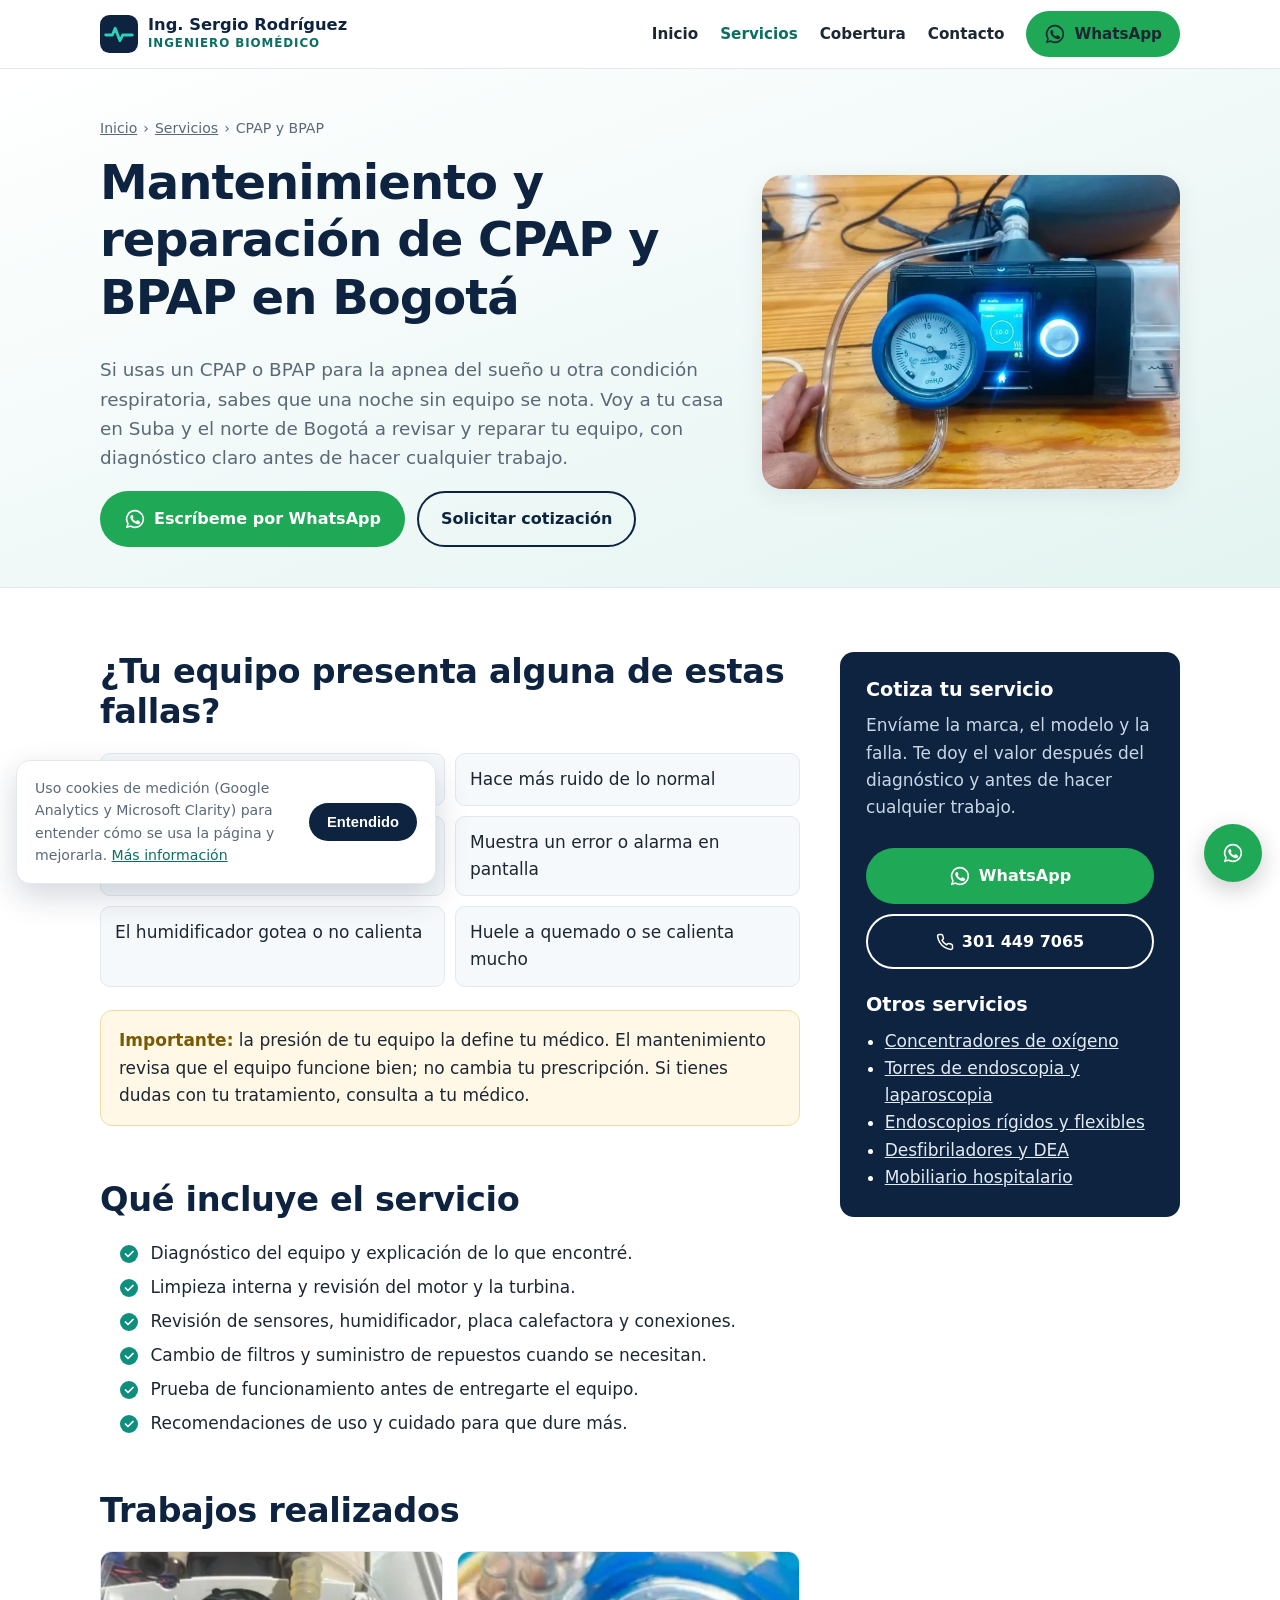
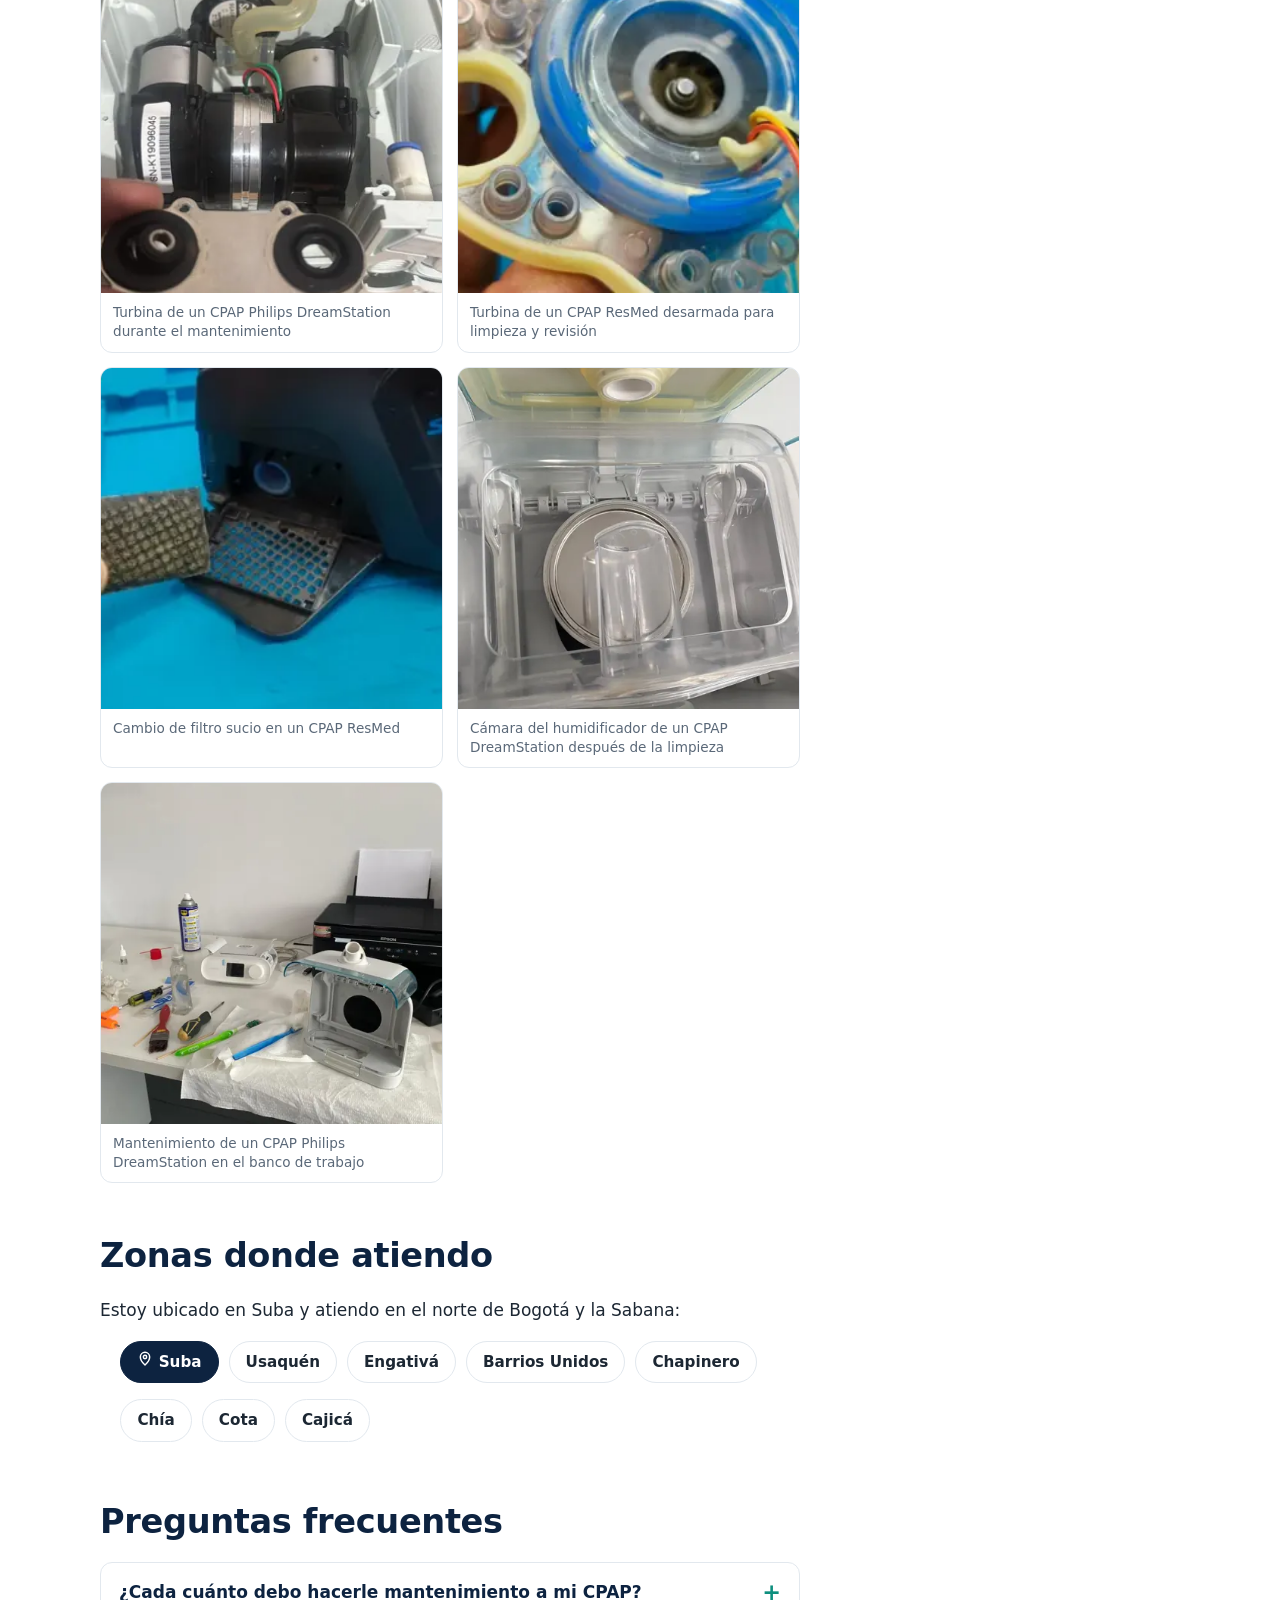
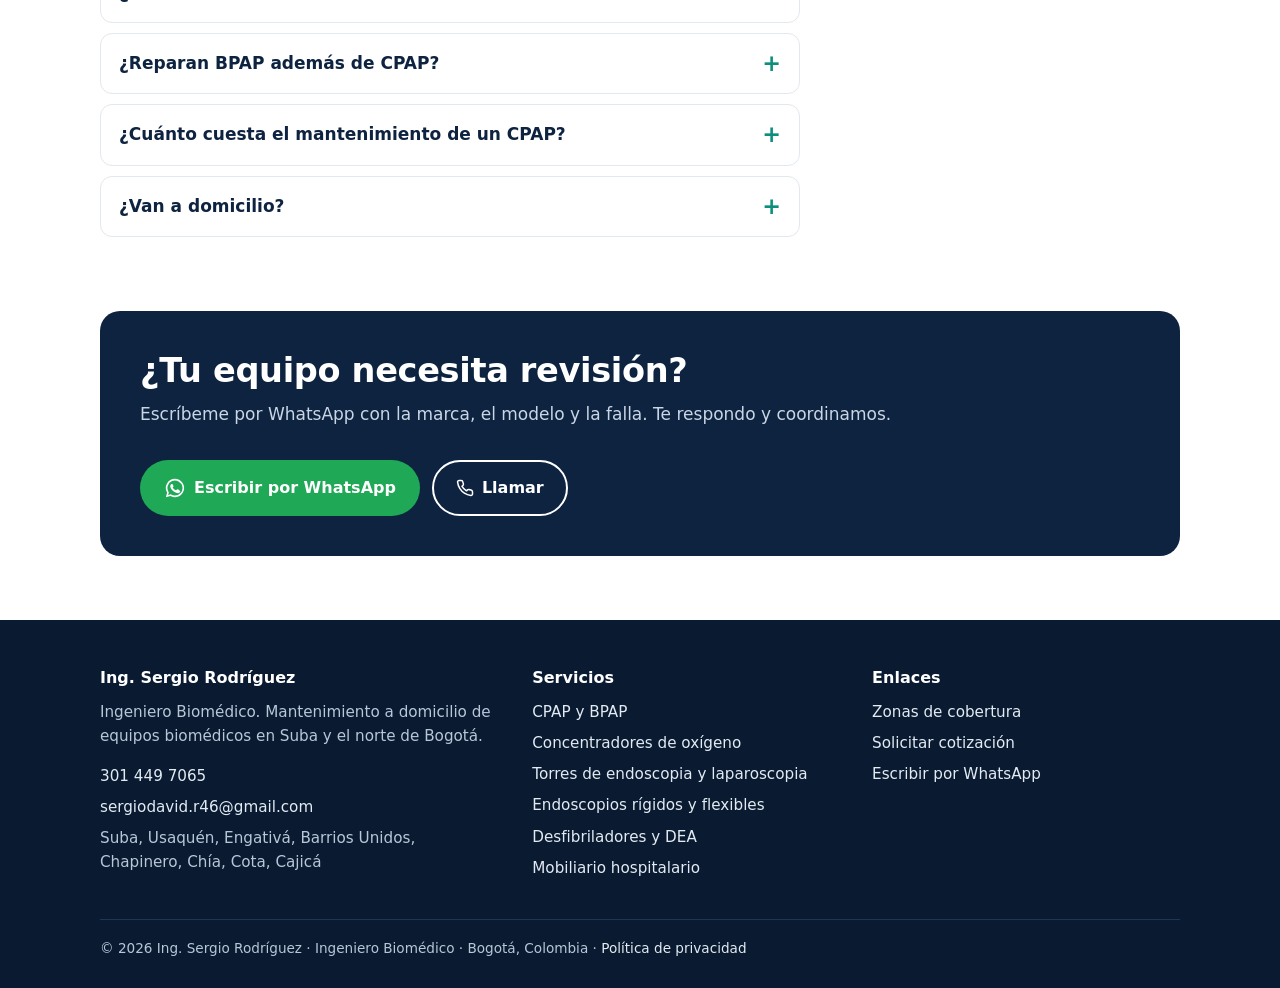
<file: servicios/mantenimiento-cpap-bpap-bogota/index.html>
<!doctype html>
<html lang="es-CO" data-base="/">
<head>
<meta charset="utf-8">
<script>(function(w,d,s,l,i){w[l]=w[l]||[];w[l].push({'gtm.start':new Date().getTime(),event:'gtm.js'});var f=d.getElementsByTagName(s)[0],j=d.createElement(s),dl=l!='dataLayer'?'&l='+l:'';j.async=true;j.src='https://www.googletagmanager.com/gtm.js?id='+i+dl;f.parentNode.insertBefore(j,f);})(window,document,'script','dataLayer','GTM-MMLL66W7');</script>
<script>(function(c,l,a,r,i,t,y){c[a]=c[a]||function(){(c[a].q=c[a].q||[]).push(arguments)};t=l.createElement(r);t.async=1;t.src="https://www.clarity.ms/tag/"+i;y=l.getElementsByTagName(r)[0];y.parentNode.insertBefore(t,y);})(window,document,"clarity","script","ziqutszzo0");</script>

<meta name="viewport" content="width=device-width, initial-scale=1">
<title>Mantenimiento y reparación de CPAP y BPAP en Bogotá | Suba</title>
<meta name="description" content="Revisión, mantenimiento y reparación de equipos CPAP y BPAP en Suba y el norte de Bogotá. Diagnóstico por un ingeniero biomédico. Escríbeme por WhatsApp.">
<meta name="robots" content="index,follow">
<link rel="canonical" href="https://biomedico.alexmonroy.com/servicios/mantenimiento-cpap-bpap-bogota/">
<meta name="theme-color" content="#0d2340">
<meta property="og:type" content="website">
<meta property="og:locale" content="es_CO">
<meta property="og:site_name" content="Ing. Sergio Rodríguez">
<meta property="og:title" content="Mantenimiento y reparación de CPAP y BPAP en Bogotá | Suba">
<meta property="og:description" content="Revisión, mantenimiento y reparación de equipos CPAP y BPAP en Suba y el norte de Bogotá. Diagnóstico por un ingeniero biomédico. Escríbeme por WhatsApp.">
<meta property="og:url" content="https://biomedico.alexmonroy.com/servicios/mantenimiento-cpap-bpap-bogota/">
<meta property="og:image" content="https://biomedico.alexmonroy.com/assets/og-image.png">
<meta name="twitter:card" content="summary_large_image">
<link rel="icon" href="/assets/favicon.svg" type="image/svg+xml">
<link rel="stylesheet" href="/assets/styles.css">
<script type="application/ld+json">{"@context": "https://schema.org", "@type": "ProfessionalService", "@id": "https://biomedico.alexmonroy.com/#negocio", "name": "Ing. Sergio Rodríguez — Ingeniero Biomédico", "description": "Mantenimiento preventivo, correctivo y predictivo de equipos biomédicos en Bogotá: CPAP, BPAP, concentradores de oxígeno, endoscopia, laparoscopia, desfibriladores y mobiliario hospitalario.", "url": "https://biomedico.alexmonroy.com/", "telephone": "+573014497065", "email": "sergiodavid.r46@gmail.com", "image": "https://biomedico.alexmonroy.com/assets/og-image.png", "address": {"@type": "PostalAddress", "addressLocality": "Bogotá", "addressRegion": "Bogotá D.C.", "addressCountry": "CO"}, "areaServed": [{"@type": "Place", "name": "Suba"}, {"@type": "Place", "name": "Usaquén"}, {"@type": "Place", "name": "Engativá"}, {"@type": "Place", "name": "Barrios Unidos"}, {"@type": "Place", "name": "Chapinero"}, {"@type": "Place", "name": "Chía"}, {"@type": "Place", "name": "Cota"}, {"@type": "Place", "name": "Cajicá"}], "founder": {"@type": "Person", "name": "Sergio Rodríguez", "jobTitle": "Ingeniero Biomédico"}, "knowsAbout": ["CPAP y BPAP", "Concentradores de oxígeno", "Torres de endoscopia y laparoscopia", "Endoscopios rígidos y flexibles", "Desfibriladores y DEA", "Mobiliario hospitalario"]}</script>
<script type="application/ld+json">{"@context": "https://schema.org", "@type": "Service", "name": "Mantenimiento y reparación de CPAP y BPAP en Bogotá", "serviceType": "Mantenimiento de CPAP y BPAP", "description": "Revisión, mantenimiento y reparación de equipos CPAP y BPAP en Suba y el norte de Bogotá. Diagnóstico por un ingeniero biomédico. Escríbeme por WhatsApp.", "provider": {"@id": "https://biomedico.alexmonroy.com/#negocio"}, "areaServed": [{"@type": "Place", "name": "Suba"}, {"@type": "Place", "name": "Usaquén"}, {"@type": "Place", "name": "Engativá"}, {"@type": "Place", "name": "Barrios Unidos"}, {"@type": "Place", "name": "Chapinero"}, {"@type": "Place", "name": "Chía"}, {"@type": "Place", "name": "Cota"}, {"@type": "Place", "name": "Cajicá"}], "url": "https://biomedico.alexmonroy.com/servicios/mantenimiento-cpap-bpap-bogota/"}</script>
<script type="application/ld+json">{"@context": "https://schema.org", "@type": "FAQPage", "mainEntity": [{"@type": "Question", "name": "¿Cada cuánto debo hacerle mantenimiento a mi CPAP?", "acceptedAnswer": {"@type": "Answer", "text": "Lo recomendable es revisar el equipo al menos una vez al año, o antes si notas ruido, olor, alarmas o que la presión no se siente igual. Los filtros y la limpieza de la máscara y la manguera los debes hacer tú con más frecuencia, según el manual del fabricante."}}, {"@type": "Question", "name": "¿Reparan BPAP además de CPAP?", "acceptedAnswer": {"@type": "Answer", "text": "Sí. Atiendo tanto equipos CPAP como BPAP (bi-nivel). Escríbeme la marca y el modelo para orientarte desde el primer mensaje."}}, {"@type": "Question", "name": "¿Cuánto cuesta el mantenimiento de un CPAP?", "acceptedAnswer": {"@type": "Answer", "text": "Depende del modelo y de lo que tenga el equipo. Primero hago el diagnóstico y te doy el valor antes de hacer cualquier trabajo, para que decidas con la información completa."}}, {"@type": "Question", "name": "¿Van a domicilio?", "acceptedAnswer": {"@type": "Answer", "text": "Sí. Voy a tu casa en Suba, Usaquén, Engativá, Barrios Unidos, Chapinero, Chía, Cota y Cajicá. Escríbeme y coordinamos la visita."}}]}</script>
<script type="application/ld+json">{"@context": "https://schema.org", "@type": "BreadcrumbList", "itemListElement": [{"@type": "ListItem", "position": 1, "name": "Inicio", "item": "https://biomedico.alexmonroy.com/"}, {"@type": "ListItem", "position": 2, "name": "Servicios", "item": "https://biomedico.alexmonroy.com/servicios/"}, {"@type": "ListItem", "position": 3, "name": "CPAP y BPAP", "item": "https://biomedico.alexmonroy.com/servicios/mantenimiento-cpap-bpap-bogota/"}]}</script>
</head>
<body>
<noscript><iframe src="https://www.googletagmanager.com/ns.html?id=GTM-MMLL66W7" height="0" width="0" style="display:none;visibility:hidden"></iframe></noscript>
<header class="site-header">
  <div class="container nav">
    <a class="brand" href="/" aria-label="Ing. Sergio Rodríguez, inicio"><svg class="brand-mark" viewBox="0 0 40 40" aria-hidden="true"><rect width="40" height="40" rx="10" fill="#0d2340"/><path d="M6 21h7l3-7 5 13 3-6h10" fill="none" stroke="#2fd1b8" stroke-width="3" stroke-linecap="round" stroke-linejoin="round"/></svg><div><strong>Ing. Sergio Rodríguez</strong><span>Ingeniero Biomédico</span></div></a>
    <button class="menu-toggle" aria-label="Abrir menú" aria-expanded="false"><svg width="22" height="22" viewBox="0 0 24 24" fill="none" stroke="currentColor" stroke-width="2" stroke-linecap="round"><path d="M4 7h16M4 12h16M4 17h16"/></svg></button>
    <ul class="nav-links"><li><a href="/">Inicio</a></li><li><a href="/servicios/" aria-current="page">Servicios</a></li><li><a href="/cobertura/">Cobertura</a></li><li><a href="/contacto/">Contacto</a></li><li class="nav-cta"><a class="btn btn-wa btn-sm" href="https://wa.me/573014497065?text=Hola%20Sergio%2C%20vi%20tu%20p%C3%A1gina%20web%20y%20necesito%20ayuda%20con%20un%20equipo." target="_blank" rel="noopener"><svg width="22" height="22" viewBox="0 0 24 24" fill="currentColor" aria-hidden="true"><path d="M12 2a10 10 0 0 0-8.6 15.1L2 22l5-1.3A10 10 0 1 0 12 2zm0 18.2a8.2 8.2 0 0 1-4.2-1.1l-.3-.2-3 .8.8-2.9-.2-.3A8.2 8.2 0 1 1 12 20.2zm4.5-6.1c-.2-.1-1.5-.7-1.7-.8-.2-.1-.4-.1-.6.1l-.8 1c-.1.2-.3.2-.5.1a6.7 6.7 0 0 1-3.3-2.9c-.3-.4.2-.4.7-1.3.1-.2 0-.3 0-.4l-.8-1.8c-.2-.5-.4-.4-.6-.4h-.5a1 1 0 0 0-.7.3 3 3 0 0 0-.9 2.2 5.2 5.2 0 0 0 1.1 2.8 11.9 11.9 0 0 0 4.6 4c1.7.7 2.3.8 3.2.6a2.7 2.7 0 0 0 1.8-1.2 2.2 2.2 0 0 0 .2-1.2c-.1-.1-.3-.2-.5-.3z"/></svg> WhatsApp</a></li></ul>
  </div>
</header>
<main>

<section class="page-hero">
  <div class="container page-hero-grid">
    <div>
    <nav class="breadcrumbs" aria-label="Ruta"><ol><li><a href="/">Inicio</a></li><li><a href="/servicios/">Servicios</a></li><li aria-current="page">CPAP y BPAP</li></ol></nav>
    <h1>Mantenimiento y reparación de CPAP y BPAP en Bogotá</h1>
    <p class="lead">Si usas un CPAP o BPAP para la apnea del sueño u otra condición respiratoria, sabes que una noche sin equipo se nota. Voy a tu casa en Suba y el norte de Bogotá a revisar y reparar tu equipo, con diagnóstico claro antes de hacer cualquier trabajo.</p>
    <div class="btn-row"><a class="btn btn-wa" href="https://wa.me/573014497065?text=Hola%20Sergio%2C%20vi%20tu%20p%C3%A1gina%20y%20necesito%20ayuda%20con%20un%20equipo%3A%20CPAP%20y%20BPAP." target="_blank" rel="noopener"><svg width="22" height="22" viewBox="0 0 24 24" fill="currentColor" aria-hidden="true"><path d="M12 2a10 10 0 0 0-8.6 15.1L2 22l5-1.3A10 10 0 1 0 12 2zm0 18.2a8.2 8.2 0 0 1-4.2-1.1l-.3-.2-3 .8.8-2.9-.2-.3A8.2 8.2 0 1 1 12 20.2zm4.5-6.1c-.2-.1-1.5-.7-1.7-.8-.2-.1-.4-.1-.6.1l-.8 1c-.1.2-.3.2-.5.1a6.7 6.7 0 0 1-3.3-2.9c-.3-.4.2-.4.7-1.3.1-.2 0-.3 0-.4l-.8-1.8c-.2-.5-.4-.4-.6-.4h-.5a1 1 0 0 0-.7.3 3 3 0 0 0-.9 2.2 5.2 5.2 0 0 0 1.1 2.8 11.9 11.9 0 0 0 4.6 4c1.7.7 2.3.8 3.2.6a2.7 2.7 0 0 0 1.8-1.2 2.2 2.2 0 0 0 .2-1.2c-.1-.1-.3-.2-.5-.3z"/></svg> Escríbeme por WhatsApp</a><a class="btn btn-ghost" href="/contacto/">Solicitar cotización</a></div>
    </div>
    <img class="hero-img photo" src="/assets/fotos/cpap-resmed-airsense-10-prueba-presion.webp" alt="Verificación de presión de un CPAP ResMed AirSense 10 con manómetro" width="1200" height="900" fetchpriority="high">
  </div>
</section>
<section class="section">
  <div class="container content-grid">
    <article class="prose">
      <h2>¿Tu equipo presenta alguna de estas fallas?</h2>
      <ul class="symptoms"><li>No enciende o se apaga solo</li><li>Hace más ruido de lo normal</li><li>Sientes que no llega la presión</li><li>Muestra un error o alarma en pantalla</li><li>El humidificador gotea o no calienta</li><li>Huele a quemado o se calienta mucho</li></ul>
      <div class="notice"><strong>Importante:</strong> la presión de tu equipo la define tu médico. El mantenimiento revisa que el equipo funcione bien; no cambia tu prescripción. Si tienes dudas con tu tratamiento, consulta a tu médico.</div>
      <h2>Qué incluye el servicio</h2>
      <ul class="check-list"><li>Diagnóstico del equipo y explicación de lo que encontré.</li><li>Limpieza interna y revisión del motor y la turbina.</li><li>Revisión de sensores, humidificador, placa calefactora y conexiones.</li><li>Cambio de filtros y suministro de repuestos cuando se necesitan.</li><li>Prueba de funcionamiento antes de entregarte el equipo.</li><li>Recomendaciones de uso y cuidado para que dure más.</li></ul>
      <h2>Trabajos realizados</h2><div class="gallery"><figure><a href="/assets/fotos/turbina-cpap-philips-dreamstation.webp" target="_blank" rel="noopener"><img src="/assets/fotos/turbina-cpap-philips-dreamstation-600.webp" alt="Turbina de un CPAP Philips DreamStation durante el mantenimiento" loading="lazy" width="600" height="600"></a><figcaption>Turbina de un CPAP Philips DreamStation durante el mantenimiento</figcaption></figure><figure><a href="/assets/fotos/turbina-cpap-resmed-desarmada.webp" target="_blank" rel="noopener"><img src="/assets/fotos/turbina-cpap-resmed-desarmada-600.webp" alt="Turbina de un CPAP ResMed desarmada para limpieza y revisión" loading="lazy" width="600" height="600"></a><figcaption>Turbina de un CPAP ResMed desarmada para limpieza y revisión</figcaption></figure><figure><a href="/assets/fotos/cambio-filtro-cpap-resmed.webp" target="_blank" rel="noopener"><img src="/assets/fotos/cambio-filtro-cpap-resmed-600.webp" alt="Cambio de filtro sucio en un CPAP ResMed" loading="lazy" width="600" height="600"></a><figcaption>Cambio de filtro sucio en un CPAP ResMed</figcaption></figure><figure><a href="/assets/fotos/humidificador-cpap-dreamstation-limpio.webp" target="_blank" rel="noopener"><img src="/assets/fotos/humidificador-cpap-dreamstation-limpio-600.webp" alt="Cámara del humidificador de un CPAP DreamStation después de la limpieza" loading="lazy" width="600" height="600"></a><figcaption>Cámara del humidificador de un CPAP DreamStation después de la limpieza</figcaption></figure><figure><a href="/assets/fotos/banco-trabajo-mantenimiento-cpap.webp" target="_blank" rel="noopener"><img src="/assets/fotos/banco-trabajo-mantenimiento-cpap-600.webp" alt="Mantenimiento de un CPAP Philips DreamStation en el banco de trabajo" loading="lazy" width="600" height="600"></a><figcaption>Mantenimiento de un CPAP Philips DreamStation en el banco de trabajo</figcaption></figure></div>
      <h2>Zonas donde atiendo</h2>
      <p>Estoy ubicado en Suba y atiendo en el norte de Bogotá y la Sabana:</p>
      <ul class="zones"><li class="main"><svg width="16" height="16" viewBox="0 0 24 24" fill="none" stroke="currentColor" stroke-width="2.2" stroke-linecap="round" stroke-linejoin="round"><path d="M12 21s-7-6.2-7-12a7 7 0 0 1 14 0c0 5.8-7 12-7 12z"/><circle cx="12" cy="9" r="2.5"/></svg> Suba</li><li>Usaquén</li><li>Engativá</li><li>Barrios Unidos</li><li>Chapinero</li><li>Chía</li><li>Cota</li><li>Cajicá</li></ul>
      <h2>Preguntas frecuentes</h2>
      <div class="faq"><details><summary>¿Cada cuánto debo hacerle mantenimiento a mi CPAP?</summary><p>Lo recomendable es revisar el equipo al menos una vez al año, o antes si notas ruido, olor, alarmas o que la presión no se siente igual. Los filtros y la limpieza de la máscara y la manguera los debes hacer tú con más frecuencia, según el manual del fabricante.</p></details><details><summary>¿Reparan BPAP además de CPAP?</summary><p>Sí. Atiendo tanto equipos CPAP como BPAP (bi-nivel). Escríbeme la marca y el modelo para orientarte desde el primer mensaje.</p></details><details><summary>¿Cuánto cuesta el mantenimiento de un CPAP?</summary><p>Depende del modelo y de lo que tenga el equipo. Primero hago el diagnóstico y te doy el valor antes de hacer cualquier trabajo, para que decidas con la información completa.</p></details><details><summary>¿Van a domicilio?</summary><p>Sí. Voy a tu casa en Suba, Usaquén, Engativá, Barrios Unidos, Chapinero, Chía, Cota y Cajicá. Escríbeme y coordinamos la visita.</p></details></div>
    </article>
    <aside class="aside-card">
      <h3>Cotiza tu servicio</h3>
      <p>Envíame la marca, el modelo y la falla. Te doy el valor después del diagnóstico y antes de hacer cualquier trabajo.</p>
      <a class="btn btn-wa" href="https://wa.me/573014497065?text=Hola%20Sergio%2C%20vi%20tu%20p%C3%A1gina%20y%20necesito%20ayuda%20con%20un%20equipo%3A%20CPAP%20y%20BPAP." target="_blank" rel="noopener"><svg width="22" height="22" viewBox="0 0 24 24" fill="currentColor" aria-hidden="true"><path d="M12 2a10 10 0 0 0-8.6 15.1L2 22l5-1.3A10 10 0 1 0 12 2zm0 18.2a8.2 8.2 0 0 1-4.2-1.1l-.3-.2-3 .8.8-2.9-.2-.3A8.2 8.2 0 1 1 12 20.2zm4.5-6.1c-.2-.1-1.5-.7-1.7-.8-.2-.1-.4-.1-.6.1l-.8 1c-.1.2-.3.2-.5.1a6.7 6.7 0 0 1-3.3-2.9c-.3-.4.2-.4.7-1.3.1-.2 0-.3 0-.4l-.8-1.8c-.2-.5-.4-.4-.6-.4h-.5a1 1 0 0 0-.7.3 3 3 0 0 0-.9 2.2 5.2 5.2 0 0 0 1.1 2.8 11.9 11.9 0 0 0 4.6 4c1.7.7 2.3.8 3.2.6a2.7 2.7 0 0 0 1.8-1.2 2.2 2.2 0 0 0 .2-1.2c-.1-.1-.3-.2-.5-.3z"/></svg> WhatsApp</a>
      <a class="btn btn-ghost" href="tel:+573014497065"><svg width="18" height="18" viewBox="0 0 24 24" fill="none" stroke="currentColor" stroke-width="2" stroke-linecap="round" stroke-linejoin="round"><path d="M22 16.9v3a2 2 0 0 1-2.2 2 19.8 19.8 0 0 1-8.6-3.1 19.5 19.5 0 0 1-6-6A19.8 19.8 0 0 1 2.1 4.2 2 2 0 0 1 4.1 2h3a2 2 0 0 1 2 1.7c.1.9.4 1.8.7 2.7a2 2 0 0 1-.5 2.1L8 9.8a16 16 0 0 0 6 6l1.3-1.3a2 2 0 0 1 2.1-.4c.9.3 1.8.6 2.7.7a2 2 0 0 1 1.7 2z"/></svg> 301 449 7065</a>
      <h3 style="margin-top:24px">Otros servicios</h3>
      <ul style="padding-left:1.1em;margin:0"><li><a style="color:#e2eaf3" href="/servicios/mantenimiento-concentradores-oxigeno-bogota/">Concentradores de oxígeno</a></li><li><a style="color:#e2eaf3" href="/servicios/mantenimiento-torres-endoscopia-laparoscopia-bogota/">Torres de endoscopia y laparoscopia</a></li><li><a style="color:#e2eaf3" href="/servicios/mantenimiento-endoscopios-rigidos-flexibles-bogota/">Endoscopios rígidos y flexibles</a></li><li><a style="color:#e2eaf3" href="/servicios/mantenimiento-desfibriladores-bogota/">Desfibriladores y DEA</a></li><li><a style="color:#e2eaf3" href="/servicios/mantenimiento-mobiliario-hospitalario-bogota/">Mobiliario hospitalario</a></li></ul>
    </aside>
  </div>
</section>
<section class="section" style="padding-top:0"><div class="container"><div class="cta-band">
  <div><h2>¿Tu equipo necesita revisión?</h2><p>Escríbeme por WhatsApp con la marca, el modelo y la falla. Te respondo y coordinamos.</p></div>
  <div class="btn-row"><a class="btn btn-wa" href="https://wa.me/573014497065?text=Hola%20Sergio%2C%20vi%20tu%20p%C3%A1gina%20web%20y%20necesito%20ayuda%20con%20un%20equipo." target="_blank" rel="noopener"><svg width="22" height="22" viewBox="0 0 24 24" fill="currentColor" aria-hidden="true"><path d="M12 2a10 10 0 0 0-8.6 15.1L2 22l5-1.3A10 10 0 1 0 12 2zm0 18.2a8.2 8.2 0 0 1-4.2-1.1l-.3-.2-3 .8.8-2.9-.2-.3A8.2 8.2 0 1 1 12 20.2zm4.5-6.1c-.2-.1-1.5-.7-1.7-.8-.2-.1-.4-.1-.6.1l-.8 1c-.1.2-.3.2-.5.1a6.7 6.7 0 0 1-3.3-2.9c-.3-.4.2-.4.7-1.3.1-.2 0-.3 0-.4l-.8-1.8c-.2-.5-.4-.4-.6-.4h-.5a1 1 0 0 0-.7.3 3 3 0 0 0-.9 2.2 5.2 5.2 0 0 0 1.1 2.8 11.9 11.9 0 0 0 4.6 4c1.7.7 2.3.8 3.2.6a2.7 2.7 0 0 0 1.8-1.2 2.2 2.2 0 0 0 .2-1.2c-.1-.1-.3-.2-.5-.3z"/></svg> Escribir por WhatsApp</a><a class="btn btn-ghost" style="border-color:#fff;color:#fff" href="tel:+573014497065"><svg width="18" height="18" viewBox="0 0 24 24" fill="none" stroke="currentColor" stroke-width="2" stroke-linecap="round" stroke-linejoin="round"><path d="M22 16.9v3a2 2 0 0 1-2.2 2 19.8 19.8 0 0 1-8.6-3.1 19.5 19.5 0 0 1-6-6A19.8 19.8 0 0 1 2.1 4.2 2 2 0 0 1 4.1 2h3a2 2 0 0 1 2 1.7c.1.9.4 1.8.7 2.7a2 2 0 0 1-.5 2.1L8 9.8a16 16 0 0 0 6 6l1.3-1.3a2 2 0 0 1 2.1-.4c.9.3 1.8.6 2.7.7a2 2 0 0 1 1.7 2z"/></svg> Llamar</a></div>
</div></div></section>

</main>
<footer class="site-footer">
  <div class="container">
    <div class="footer-grid">
      <div>
        <h3>Ing. Sergio Rodríguez</h3>
        <p>Ingeniero Biomédico. Mantenimiento a domicilio de equipos biomédicos en Suba y el norte de Bogotá.</p>
        <ul>
          <li><a href="tel:+573014497065">301 449 7065</a></li>
          <li><a href="mailto:sergiodavid.r46@gmail.com">sergiodavid.r46@gmail.com</a></li>
          <li>Suba, Usaquén, Engativá, Barrios Unidos, Chapinero, Chía, Cota, Cajicá</li>
        </ul>
      </div>
      <div><h3>Servicios</h3><ul><li><a href="/servicios/mantenimiento-cpap-bpap-bogota/">CPAP y BPAP</a></li><li><a href="/servicios/mantenimiento-concentradores-oxigeno-bogota/">Concentradores de oxígeno</a></li><li><a href="/servicios/mantenimiento-torres-endoscopia-laparoscopia-bogota/">Torres de endoscopia y laparoscopia</a></li><li><a href="/servicios/mantenimiento-endoscopios-rigidos-flexibles-bogota/">Endoscopios rígidos y flexibles</a></li><li><a href="/servicios/mantenimiento-desfibriladores-bogota/">Desfibriladores y DEA</a></li><li><a href="/servicios/mantenimiento-mobiliario-hospitalario-bogota/">Mobiliario hospitalario</a></li></ul></div>
      <div><h3>Enlaces</h3><ul>
        <li><a href="/cobertura/">Zonas de cobertura</a></li>
        <li><a href="/contacto/">Solicitar cotización</a></li>
        <li><a href="https://wa.me/573014497065?text=Hola%20Sergio%2C%20vi%20tu%20p%C3%A1gina%20web%20y%20necesito%20ayuda%20con%20un%20equipo." target="_blank" rel="noopener">Escribir por WhatsApp</a></li>
      </ul></div>
    </div>
    <div class="footer-bottom">© 2026 Ing. Sergio Rodríguez · Ingeniero Biomédico · Bogotá, Colombia · <a href="/privacidad/">Política de privacidad</a></div>
  </div>
</footer>
<div class="cookie-note" hidden><p>Uso cookies de medición (Google Analytics y Microsoft Clarity) para entender cómo se usa la página y mejorarla. <a href="/privacidad/#cookies">Más información</a></p><button type="button" class="btn btn-primary btn-sm">Entendido</button></div>
<a class="wa-float" href="https://wa.me/573014497065?text=Hola%20Sergio%2C%20vi%20tu%20p%C3%A1gina%20web%20y%20necesito%20ayuda%20con%20un%20equipo." target="_blank" rel="noopener" aria-label="Escribir por WhatsApp"><svg width="22" height="22" viewBox="0 0 24 24" fill="currentColor" aria-hidden="true"><path d="M12 2a10 10 0 0 0-8.6 15.1L2 22l5-1.3A10 10 0 1 0 12 2zm0 18.2a8.2 8.2 0 0 1-4.2-1.1l-.3-.2-3 .8.8-2.9-.2-.3A8.2 8.2 0 1 1 12 20.2zm4.5-6.1c-.2-.1-1.5-.7-1.7-.8-.2-.1-.4-.1-.6.1l-.8 1c-.1.2-.3.2-.5.1a6.7 6.7 0 0 1-3.3-2.9c-.3-.4.2-.4.7-1.3.1-.2 0-.3 0-.4l-.8-1.8c-.2-.5-.4-.4-.6-.4h-.5a1 1 0 0 0-.7.3 3 3 0 0 0-.9 2.2 5.2 5.2 0 0 0 1.1 2.8 11.9 11.9 0 0 0 4.6 4c1.7.7 2.3.8 3.2.6a2.7 2.7 0 0 0 1.8-1.2 2.2 2.2 0 0 0 .2-1.2c-.1-.1-.3-.2-.5-.3z"/></svg></a>
<script src="/assets/phone-input.js" defer></script>
<script src="/assets/main.js" defer></script>
</body>
</html>
</file>
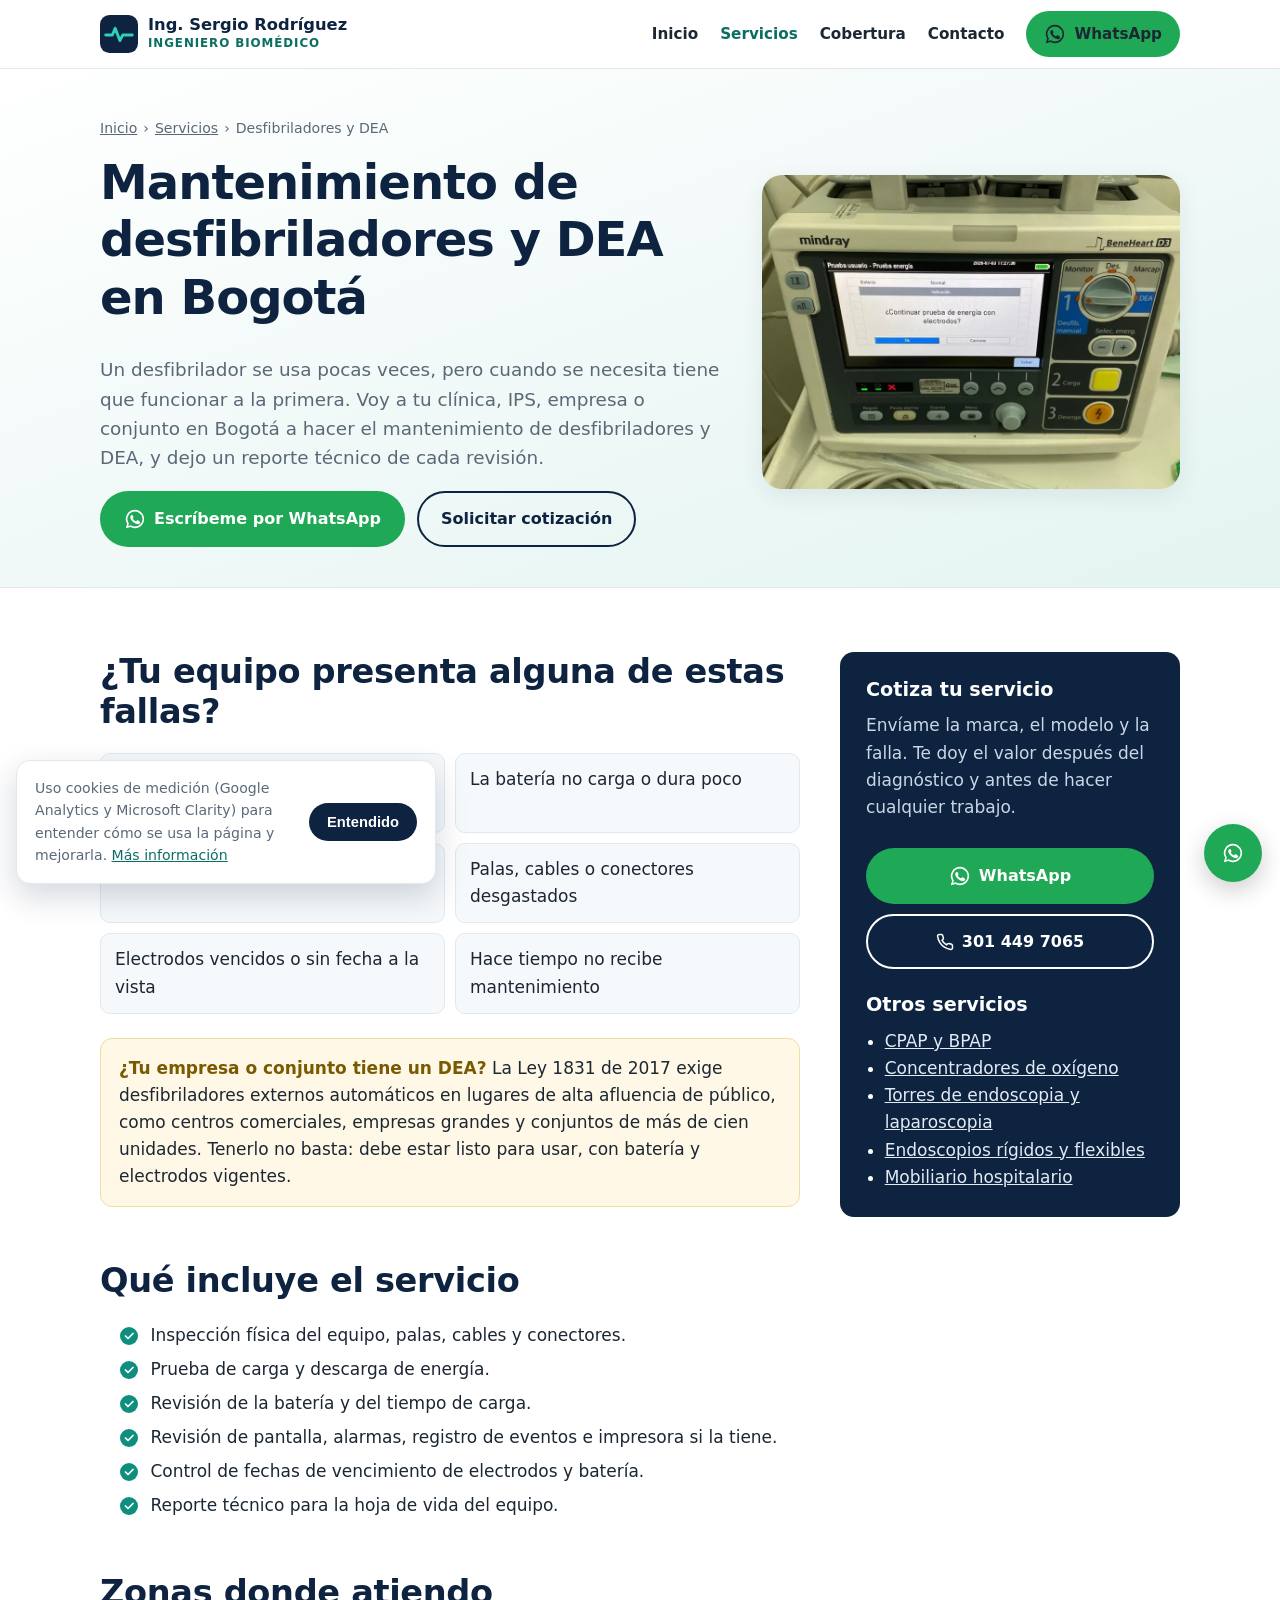
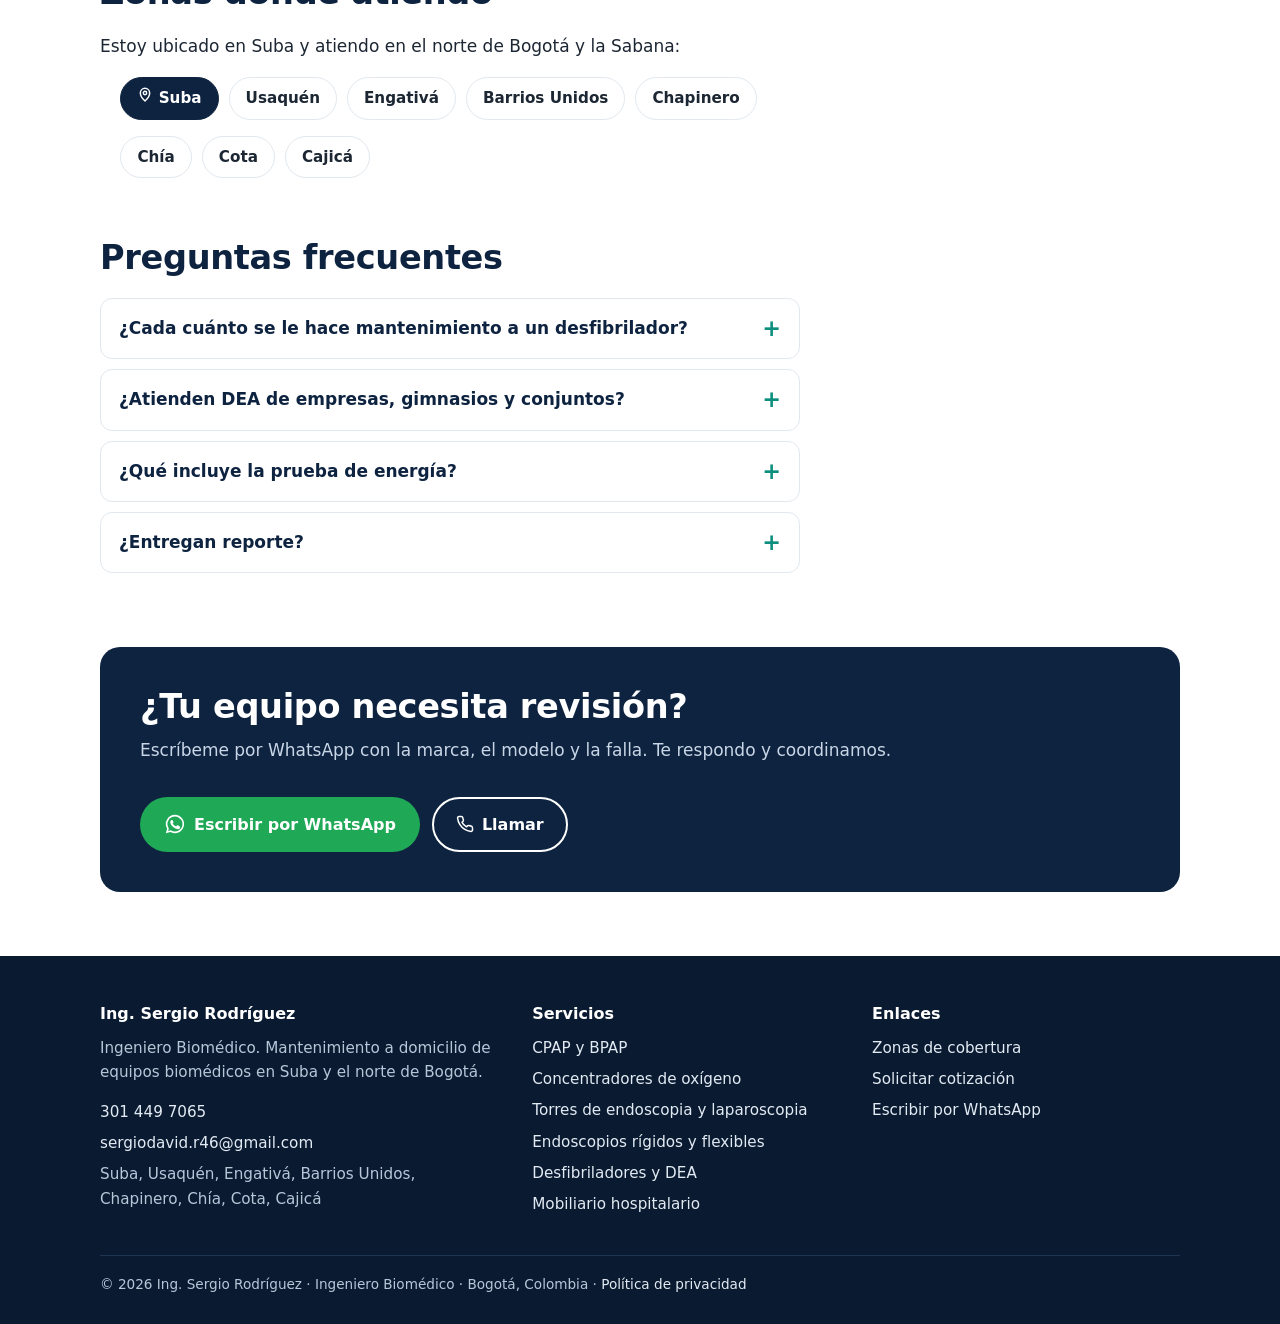
<file: servicios/mantenimiento-desfibriladores-bogota/index.html>
<!doctype html>
<html lang="es-CO" data-base="/">
<head>
<meta charset="utf-8">
<script>(function(w,d,s,l,i){w[l]=w[l]||[];w[l].push({'gtm.start':new Date().getTime(),event:'gtm.js'});var f=d.getElementsByTagName(s)[0],j=d.createElement(s),dl=l!='dataLayer'?'&l='+l:'';j.async=true;j.src='https://www.googletagmanager.com/gtm.js?id='+i+dl;f.parentNode.insertBefore(j,f);})(window,document,'script','dataLayer','GTM-MMLL66W7');</script>
<script>(function(c,l,a,r,i,t,y){c[a]=c[a]||function(){(c[a].q=c[a].q||[]).push(arguments)};t=l.createElement(r);t.async=1;t.src="https://www.clarity.ms/tag/"+i;y=l.getElementsByTagName(r)[0];y.parentNode.insertBefore(t,y);})(window,document,"clarity","script","ziqutszzo0");</script>

<meta name="viewport" content="width=device-width, initial-scale=1">
<title>Mantenimiento de desfibriladores y DEA en Bogotá | Suba</title>
<meta name="description" content="Mantenimiento preventivo y correctivo de desfibriladores y DEA para clínicas, IPS, empresas y conjuntos en Bogotá. Prueba de energía, batería, palas y electrodos.">
<meta name="robots" content="index,follow">
<link rel="canonical" href="https://biomedico.alexmonroy.com/servicios/mantenimiento-desfibriladores-bogota/">
<meta name="theme-color" content="#0d2340">
<meta property="og:type" content="website">
<meta property="og:locale" content="es_CO">
<meta property="og:site_name" content="Ing. Sergio Rodríguez">
<meta property="og:title" content="Mantenimiento de desfibriladores y DEA en Bogotá | Suba">
<meta property="og:description" content="Mantenimiento preventivo y correctivo de desfibriladores y DEA para clínicas, IPS, empresas y conjuntos en Bogotá. Prueba de energía, batería, palas y electrodos.">
<meta property="og:url" content="https://biomedico.alexmonroy.com/servicios/mantenimiento-desfibriladores-bogota/">
<meta property="og:image" content="https://biomedico.alexmonroy.com/assets/og-image.png">
<meta name="twitter:card" content="summary_large_image">
<link rel="icon" href="/assets/favicon.svg" type="image/svg+xml">
<link rel="stylesheet" href="/assets/styles.css">
<script type="application/ld+json">{"@context": "https://schema.org", "@type": "ProfessionalService", "@id": "https://biomedico.alexmonroy.com/#negocio", "name": "Ing. Sergio Rodríguez — Ingeniero Biomédico", "description": "Mantenimiento preventivo, correctivo y predictivo de equipos biomédicos en Bogotá: CPAP, BPAP, concentradores de oxígeno, endoscopia, laparoscopia, desfibriladores y mobiliario hospitalario.", "url": "https://biomedico.alexmonroy.com/", "telephone": "+573014497065", "email": "sergiodavid.r46@gmail.com", "image": "https://biomedico.alexmonroy.com/assets/og-image.png", "address": {"@type": "PostalAddress", "addressLocality": "Bogotá", "addressRegion": "Bogotá D.C.", "addressCountry": "CO"}, "areaServed": [{"@type": "Place", "name": "Suba"}, {"@type": "Place", "name": "Usaquén"}, {"@type": "Place", "name": "Engativá"}, {"@type": "Place", "name": "Barrios Unidos"}, {"@type": "Place", "name": "Chapinero"}, {"@type": "Place", "name": "Chía"}, {"@type": "Place", "name": "Cota"}, {"@type": "Place", "name": "Cajicá"}], "founder": {"@type": "Person", "name": "Sergio Rodríguez", "jobTitle": "Ingeniero Biomédico"}, "knowsAbout": ["CPAP y BPAP", "Concentradores de oxígeno", "Torres de endoscopia y laparoscopia", "Endoscopios rígidos y flexibles", "Desfibriladores y DEA", "Mobiliario hospitalario"]}</script>
<script type="application/ld+json">{"@context": "https://schema.org", "@type": "Service", "name": "Mantenimiento de desfibriladores y DEA en Bogotá", "serviceType": "Mantenimiento de Desfibriladores y DEA", "description": "Mantenimiento preventivo y correctivo de desfibriladores y DEA para clínicas, IPS, empresas y conjuntos en Bogotá. Prueba de energía, batería, palas y electrodos.", "provider": {"@id": "https://biomedico.alexmonroy.com/#negocio"}, "areaServed": [{"@type": "Place", "name": "Suba"}, {"@type": "Place", "name": "Usaquén"}, {"@type": "Place", "name": "Engativá"}, {"@type": "Place", "name": "Barrios Unidos"}, {"@type": "Place", "name": "Chapinero"}, {"@type": "Place", "name": "Chía"}, {"@type": "Place", "name": "Cota"}, {"@type": "Place", "name": "Cajicá"}], "url": "https://biomedico.alexmonroy.com/servicios/mantenimiento-desfibriladores-bogota/"}</script>
<script type="application/ld+json">{"@context": "https://schema.org", "@type": "FAQPage", "mainEntity": [{"@type": "Question", "name": "¿Cada cuánto se le hace mantenimiento a un desfibrilador?", "acceptedAnswer": {"@type": "Answer", "text": "Lo usual es un mantenimiento preventivo al menos una vez al año, además de las autopruebas y revisiones que indique el fabricante. Los electrodos y la batería tienen fecha de vencimiento y hay que revisarlos con frecuencia."}}, {"@type": "Question", "name": "¿Atienden DEA de empresas, gimnasios y conjuntos?", "acceptedAnswer": {"@type": "Answer", "text": "Sí. Además de clínicas e IPS, atiendo desfibriladores externos automáticos de empresas, gimnasios, colegios y conjuntos residenciales."}}, {"@type": "Question", "name": "¿Qué incluye la prueba de energía?", "acceptedAnswer": {"@type": "Answer", "text": "Se verifica que el equipo cargue y descargue correctamente y en un tiempo adecuado. Es una de las pruebas más importantes, porque confirma que el desfibrilador responderá en una emergencia."}}, {"@type": "Question", "name": "¿Entregan reporte?", "acceptedAnswer": {"@type": "Answer", "text": "Sí. Cada mantenimiento queda documentado con un reporte técnico que puedes anexar a la hoja de vida del equipo."}}]}</script>
<script type="application/ld+json">{"@context": "https://schema.org", "@type": "BreadcrumbList", "itemListElement": [{"@type": "ListItem", "position": 1, "name": "Inicio", "item": "https://biomedico.alexmonroy.com/"}, {"@type": "ListItem", "position": 2, "name": "Servicios", "item": "https://biomedico.alexmonroy.com/servicios/"}, {"@type": "ListItem", "position": 3, "name": "Desfibriladores y DEA", "item": "https://biomedico.alexmonroy.com/servicios/mantenimiento-desfibriladores-bogota/"}]}</script>
</head>
<body>
<noscript><iframe src="https://www.googletagmanager.com/ns.html?id=GTM-MMLL66W7" height="0" width="0" style="display:none;visibility:hidden"></iframe></noscript>
<header class="site-header">
  <div class="container nav">
    <a class="brand" href="/" aria-label="Ing. Sergio Rodríguez, inicio"><svg class="brand-mark" viewBox="0 0 40 40" aria-hidden="true"><rect width="40" height="40" rx="10" fill="#0d2340"/><path d="M6 21h7l3-7 5 13 3-6h10" fill="none" stroke="#2fd1b8" stroke-width="3" stroke-linecap="round" stroke-linejoin="round"/></svg><div><strong>Ing. Sergio Rodríguez</strong><span>Ingeniero Biomédico</span></div></a>
    <button class="menu-toggle" aria-label="Abrir menú" aria-expanded="false"><svg width="22" height="22" viewBox="0 0 24 24" fill="none" stroke="currentColor" stroke-width="2" stroke-linecap="round"><path d="M4 7h16M4 12h16M4 17h16"/></svg></button>
    <ul class="nav-links"><li><a href="/">Inicio</a></li><li><a href="/servicios/" aria-current="page">Servicios</a></li><li><a href="/cobertura/">Cobertura</a></li><li><a href="/contacto/">Contacto</a></li><li class="nav-cta"><a class="btn btn-wa btn-sm" href="https://wa.me/573014497065?text=Hola%20Sergio%2C%20vi%20tu%20p%C3%A1gina%20web%20y%20necesito%20ayuda%20con%20un%20equipo." target="_blank" rel="noopener"><svg width="22" height="22" viewBox="0 0 24 24" fill="currentColor" aria-hidden="true"><path d="M12 2a10 10 0 0 0-8.6 15.1L2 22l5-1.3A10 10 0 1 0 12 2zm0 18.2a8.2 8.2 0 0 1-4.2-1.1l-.3-.2-3 .8.8-2.9-.2-.3A8.2 8.2 0 1 1 12 20.2zm4.5-6.1c-.2-.1-1.5-.7-1.7-.8-.2-.1-.4-.1-.6.1l-.8 1c-.1.2-.3.2-.5.1a6.7 6.7 0 0 1-3.3-2.9c-.3-.4.2-.4.7-1.3.1-.2 0-.3 0-.4l-.8-1.8c-.2-.5-.4-.4-.6-.4h-.5a1 1 0 0 0-.7.3 3 3 0 0 0-.9 2.2 5.2 5.2 0 0 0 1.1 2.8 11.9 11.9 0 0 0 4.6 4c1.7.7 2.3.8 3.2.6a2.7 2.7 0 0 0 1.8-1.2 2.2 2.2 0 0 0 .2-1.2c-.1-.1-.3-.2-.5-.3z"/></svg> WhatsApp</a></li></ul>
  </div>
</header>
<main>

<section class="page-hero">
  <div class="container page-hero-grid">
    <div>
    <nav class="breadcrumbs" aria-label="Ruta"><ol><li><a href="/">Inicio</a></li><li><a href="/servicios/">Servicios</a></li><li aria-current="page">Desfibriladores y DEA</li></ol></nav>
    <h1>Mantenimiento de desfibriladores y DEA en Bogotá</h1>
    <p class="lead">Un desfibrilador se usa pocas veces, pero cuando se necesita tiene que funcionar a la primera. Voy a tu clínica, IPS, empresa o conjunto en Bogotá a hacer el mantenimiento de desfibriladores y DEA, y dejo un reporte técnico de cada revisión.</p>
    <div class="btn-row"><a class="btn btn-wa" href="https://wa.me/573014497065?text=Hola%20Sergio%2C%20vi%20tu%20p%C3%A1gina%20y%20necesito%20ayuda%20con%20un%20equipo%3A%20Desfibriladores%20y%20DEA." target="_blank" rel="noopener"><svg width="22" height="22" viewBox="0 0 24 24" fill="currentColor" aria-hidden="true"><path d="M12 2a10 10 0 0 0-8.6 15.1L2 22l5-1.3A10 10 0 1 0 12 2zm0 18.2a8.2 8.2 0 0 1-4.2-1.1l-.3-.2-3 .8.8-2.9-.2-.3A8.2 8.2 0 1 1 12 20.2zm4.5-6.1c-.2-.1-1.5-.7-1.7-.8-.2-.1-.4-.1-.6.1l-.8 1c-.1.2-.3.2-.5.1a6.7 6.7 0 0 1-3.3-2.9c-.3-.4.2-.4.7-1.3.1-.2 0-.3 0-.4l-.8-1.8c-.2-.5-.4-.4-.6-.4h-.5a1 1 0 0 0-.7.3 3 3 0 0 0-.9 2.2 5.2 5.2 0 0 0 1.1 2.8 11.9 11.9 0 0 0 4.6 4c1.7.7 2.3.8 3.2.6a2.7 2.7 0 0 0 1.8-1.2 2.2 2.2 0 0 0 .2-1.2c-.1-.1-.3-.2-.5-.3z"/></svg> Escríbeme por WhatsApp</a><a class="btn btn-ghost" href="/contacto/">Solicitar cotización</a></div>
    </div>
    <img class="hero-img photo" src="/assets/fotos/desfibrilador-mindray-beneheart-d3-prueba-energia.webp" alt="Prueba de energía de un desfibrilador Mindray BeneHeart D3" width="1200" height="900" fetchpriority="high">
  </div>
</section>
<section class="section">
  <div class="container content-grid">
    <article class="prose">
      <h2>¿Tu equipo presenta alguna de estas fallas?</h2>
      <ul class="symptoms"><li>No pasa la autoprueba o muestra un error</li><li>La batería no carga o dura poco</li><li>Tarda mucho en cargar la energía</li><li>Palas, cables o conectores desgastados</li><li>Electrodos vencidos o sin fecha a la vista</li><li>Hace tiempo no recibe mantenimiento</li></ul>
      <div class="notice"><strong>¿Tu empresa o conjunto tiene un DEA?</strong> La Ley 1831 de 2017 exige desfibriladores externos automáticos en lugares de alta afluencia de público, como centros comerciales, empresas grandes y conjuntos de más de cien unidades. Tenerlo no basta: debe estar listo para usar, con batería y electrodos vigentes.</div>
      <h2>Qué incluye el servicio</h2>
      <ul class="check-list"><li>Inspección física del equipo, palas, cables y conectores.</li><li>Prueba de carga y descarga de energía.</li><li>Revisión de la batería y del tiempo de carga.</li><li>Revisión de pantalla, alarmas, registro de eventos e impresora si la tiene.</li><li>Control de fechas de vencimiento de electrodos y batería.</li><li>Reporte técnico para la hoja de vida del equipo.</li></ul>
      
      <h2>Zonas donde atiendo</h2>
      <p>Estoy ubicado en Suba y atiendo en el norte de Bogotá y la Sabana:</p>
      <ul class="zones"><li class="main"><svg width="16" height="16" viewBox="0 0 24 24" fill="none" stroke="currentColor" stroke-width="2.2" stroke-linecap="round" stroke-linejoin="round"><path d="M12 21s-7-6.2-7-12a7 7 0 0 1 14 0c0 5.8-7 12-7 12z"/><circle cx="12" cy="9" r="2.5"/></svg> Suba</li><li>Usaquén</li><li>Engativá</li><li>Barrios Unidos</li><li>Chapinero</li><li>Chía</li><li>Cota</li><li>Cajicá</li></ul>
      <h2>Preguntas frecuentes</h2>
      <div class="faq"><details><summary>¿Cada cuánto se le hace mantenimiento a un desfibrilador?</summary><p>Lo usual es un mantenimiento preventivo al menos una vez al año, además de las autopruebas y revisiones que indique el fabricante. Los electrodos y la batería tienen fecha de vencimiento y hay que revisarlos con frecuencia.</p></details><details><summary>¿Atienden DEA de empresas, gimnasios y conjuntos?</summary><p>Sí. Además de clínicas e IPS, atiendo desfibriladores externos automáticos de empresas, gimnasios, colegios y conjuntos residenciales.</p></details><details><summary>¿Qué incluye la prueba de energía?</summary><p>Se verifica que el equipo cargue y descargue correctamente y en un tiempo adecuado. Es una de las pruebas más importantes, porque confirma que el desfibrilador responderá en una emergencia.</p></details><details><summary>¿Entregan reporte?</summary><p>Sí. Cada mantenimiento queda documentado con un reporte técnico que puedes anexar a la hoja de vida del equipo.</p></details></div>
    </article>
    <aside class="aside-card">
      <h3>Cotiza tu servicio</h3>
      <p>Envíame la marca, el modelo y la falla. Te doy el valor después del diagnóstico y antes de hacer cualquier trabajo.</p>
      <a class="btn btn-wa" href="https://wa.me/573014497065?text=Hola%20Sergio%2C%20vi%20tu%20p%C3%A1gina%20y%20necesito%20ayuda%20con%20un%20equipo%3A%20Desfibriladores%20y%20DEA." target="_blank" rel="noopener"><svg width="22" height="22" viewBox="0 0 24 24" fill="currentColor" aria-hidden="true"><path d="M12 2a10 10 0 0 0-8.6 15.1L2 22l5-1.3A10 10 0 1 0 12 2zm0 18.2a8.2 8.2 0 0 1-4.2-1.1l-.3-.2-3 .8.8-2.9-.2-.3A8.2 8.2 0 1 1 12 20.2zm4.5-6.1c-.2-.1-1.5-.7-1.7-.8-.2-.1-.4-.1-.6.1l-.8 1c-.1.2-.3.2-.5.1a6.7 6.7 0 0 1-3.3-2.9c-.3-.4.2-.4.7-1.3.1-.2 0-.3 0-.4l-.8-1.8c-.2-.5-.4-.4-.6-.4h-.5a1 1 0 0 0-.7.3 3 3 0 0 0-.9 2.2 5.2 5.2 0 0 0 1.1 2.8 11.9 11.9 0 0 0 4.6 4c1.7.7 2.3.8 3.2.6a2.7 2.7 0 0 0 1.8-1.2 2.2 2.2 0 0 0 .2-1.2c-.1-.1-.3-.2-.5-.3z"/></svg> WhatsApp</a>
      <a class="btn btn-ghost" href="tel:+573014497065"><svg width="18" height="18" viewBox="0 0 24 24" fill="none" stroke="currentColor" stroke-width="2" stroke-linecap="round" stroke-linejoin="round"><path d="M22 16.9v3a2 2 0 0 1-2.2 2 19.8 19.8 0 0 1-8.6-3.1 19.5 19.5 0 0 1-6-6A19.8 19.8 0 0 1 2.1 4.2 2 2 0 0 1 4.1 2h3a2 2 0 0 1 2 1.7c.1.9.4 1.8.7 2.7a2 2 0 0 1-.5 2.1L8 9.8a16 16 0 0 0 6 6l1.3-1.3a2 2 0 0 1 2.1-.4c.9.3 1.8.6 2.7.7a2 2 0 0 1 1.7 2z"/></svg> 301 449 7065</a>
      <h3 style="margin-top:24px">Otros servicios</h3>
      <ul style="padding-left:1.1em;margin:0"><li><a style="color:#e2eaf3" href="/servicios/mantenimiento-cpap-bpap-bogota/">CPAP y BPAP</a></li><li><a style="color:#e2eaf3" href="/servicios/mantenimiento-concentradores-oxigeno-bogota/">Concentradores de oxígeno</a></li><li><a style="color:#e2eaf3" href="/servicios/mantenimiento-torres-endoscopia-laparoscopia-bogota/">Torres de endoscopia y laparoscopia</a></li><li><a style="color:#e2eaf3" href="/servicios/mantenimiento-endoscopios-rigidos-flexibles-bogota/">Endoscopios rígidos y flexibles</a></li><li><a style="color:#e2eaf3" href="/servicios/mantenimiento-mobiliario-hospitalario-bogota/">Mobiliario hospitalario</a></li></ul>
    </aside>
  </div>
</section>
<section class="section" style="padding-top:0"><div class="container"><div class="cta-band">
  <div><h2>¿Tu equipo necesita revisión?</h2><p>Escríbeme por WhatsApp con la marca, el modelo y la falla. Te respondo y coordinamos.</p></div>
  <div class="btn-row"><a class="btn btn-wa" href="https://wa.me/573014497065?text=Hola%20Sergio%2C%20vi%20tu%20p%C3%A1gina%20web%20y%20necesito%20ayuda%20con%20un%20equipo." target="_blank" rel="noopener"><svg width="22" height="22" viewBox="0 0 24 24" fill="currentColor" aria-hidden="true"><path d="M12 2a10 10 0 0 0-8.6 15.1L2 22l5-1.3A10 10 0 1 0 12 2zm0 18.2a8.2 8.2 0 0 1-4.2-1.1l-.3-.2-3 .8.8-2.9-.2-.3A8.2 8.2 0 1 1 12 20.2zm4.5-6.1c-.2-.1-1.5-.7-1.7-.8-.2-.1-.4-.1-.6.1l-.8 1c-.1.2-.3.2-.5.1a6.7 6.7 0 0 1-3.3-2.9c-.3-.4.2-.4.7-1.3.1-.2 0-.3 0-.4l-.8-1.8c-.2-.5-.4-.4-.6-.4h-.5a1 1 0 0 0-.7.3 3 3 0 0 0-.9 2.2 5.2 5.2 0 0 0 1.1 2.8 11.9 11.9 0 0 0 4.6 4c1.7.7 2.3.8 3.2.6a2.7 2.7 0 0 0 1.8-1.2 2.2 2.2 0 0 0 .2-1.2c-.1-.1-.3-.2-.5-.3z"/></svg> Escribir por WhatsApp</a><a class="btn btn-ghost" style="border-color:#fff;color:#fff" href="tel:+573014497065"><svg width="18" height="18" viewBox="0 0 24 24" fill="none" stroke="currentColor" stroke-width="2" stroke-linecap="round" stroke-linejoin="round"><path d="M22 16.9v3a2 2 0 0 1-2.2 2 19.8 19.8 0 0 1-8.6-3.1 19.5 19.5 0 0 1-6-6A19.8 19.8 0 0 1 2.1 4.2 2 2 0 0 1 4.1 2h3a2 2 0 0 1 2 1.7c.1.9.4 1.8.7 2.7a2 2 0 0 1-.5 2.1L8 9.8a16 16 0 0 0 6 6l1.3-1.3a2 2 0 0 1 2.1-.4c.9.3 1.8.6 2.7.7a2 2 0 0 1 1.7 2z"/></svg> Llamar</a></div>
</div></div></section>

</main>
<footer class="site-footer">
  <div class="container">
    <div class="footer-grid">
      <div>
        <h3>Ing. Sergio Rodríguez</h3>
        <p>Ingeniero Biomédico. Mantenimiento a domicilio de equipos biomédicos en Suba y el norte de Bogotá.</p>
        <ul>
          <li><a href="tel:+573014497065">301 449 7065</a></li>
          <li><a href="mailto:sergiodavid.r46@gmail.com">sergiodavid.r46@gmail.com</a></li>
          <li>Suba, Usaquén, Engativá, Barrios Unidos, Chapinero, Chía, Cota, Cajicá</li>
        </ul>
      </div>
      <div><h3>Servicios</h3><ul><li><a href="/servicios/mantenimiento-cpap-bpap-bogota/">CPAP y BPAP</a></li><li><a href="/servicios/mantenimiento-concentradores-oxigeno-bogota/">Concentradores de oxígeno</a></li><li><a href="/servicios/mantenimiento-torres-endoscopia-laparoscopia-bogota/">Torres de endoscopia y laparoscopia</a></li><li><a href="/servicios/mantenimiento-endoscopios-rigidos-flexibles-bogota/">Endoscopios rígidos y flexibles</a></li><li><a href="/servicios/mantenimiento-desfibriladores-bogota/">Desfibriladores y DEA</a></li><li><a href="/servicios/mantenimiento-mobiliario-hospitalario-bogota/">Mobiliario hospitalario</a></li></ul></div>
      <div><h3>Enlaces</h3><ul>
        <li><a href="/cobertura/">Zonas de cobertura</a></li>
        <li><a href="/contacto/">Solicitar cotización</a></li>
        <li><a href="https://wa.me/573014497065?text=Hola%20Sergio%2C%20vi%20tu%20p%C3%A1gina%20web%20y%20necesito%20ayuda%20con%20un%20equipo." target="_blank" rel="noopener">Escribir por WhatsApp</a></li>
      </ul></div>
    </div>
    <div class="footer-bottom">© 2026 Ing. Sergio Rodríguez · Ingeniero Biomédico · Bogotá, Colombia · <a href="/privacidad/">Política de privacidad</a></div>
  </div>
</footer>
<div class="cookie-note" hidden><p>Uso cookies de medición (Google Analytics y Microsoft Clarity) para entender cómo se usa la página y mejorarla. <a href="/privacidad/#cookies">Más información</a></p><button type="button" class="btn btn-primary btn-sm">Entendido</button></div>
<a class="wa-float" href="https://wa.me/573014497065?text=Hola%20Sergio%2C%20vi%20tu%20p%C3%A1gina%20web%20y%20necesito%20ayuda%20con%20un%20equipo." target="_blank" rel="noopener" aria-label="Escribir por WhatsApp"><svg width="22" height="22" viewBox="0 0 24 24" fill="currentColor" aria-hidden="true"><path d="M12 2a10 10 0 0 0-8.6 15.1L2 22l5-1.3A10 10 0 1 0 12 2zm0 18.2a8.2 8.2 0 0 1-4.2-1.1l-.3-.2-3 .8.8-2.9-.2-.3A8.2 8.2 0 1 1 12 20.2zm4.5-6.1c-.2-.1-1.5-.7-1.7-.8-.2-.1-.4-.1-.6.1l-.8 1c-.1.2-.3.2-.5.1a6.7 6.7 0 0 1-3.3-2.9c-.3-.4.2-.4.7-1.3.1-.2 0-.3 0-.4l-.8-1.8c-.2-.5-.4-.4-.6-.4h-.5a1 1 0 0 0-.7.3 3 3 0 0 0-.9 2.2 5.2 5.2 0 0 0 1.1 2.8 11.9 11.9 0 0 0 4.6 4c1.7.7 2.3.8 3.2.6a2.7 2.7 0 0 0 1.8-1.2 2.2 2.2 0 0 0 .2-1.2c-.1-.1-.3-.2-.5-.3z"/></svg></a>
<script src="/assets/phone-input.js" defer></script>
<script src="/assets/main.js" defer></script>
</body>
</html>
</file>
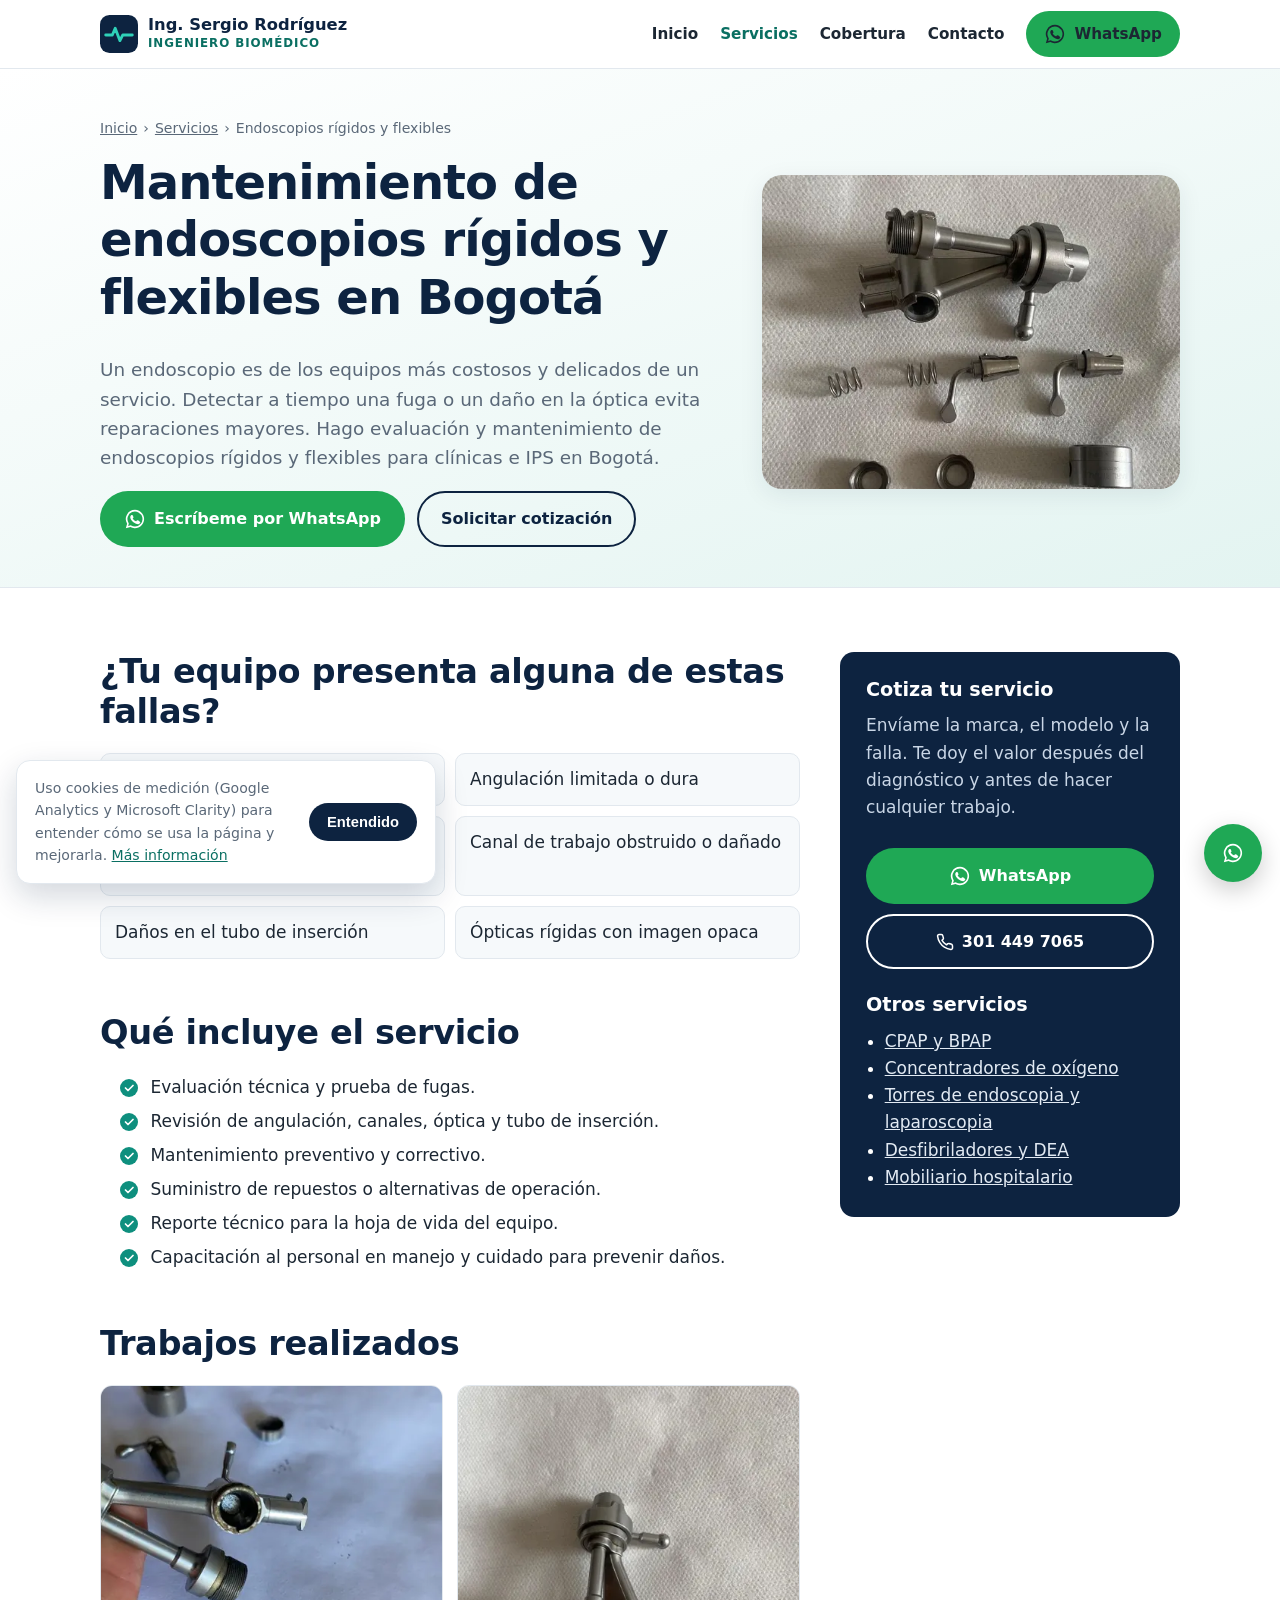
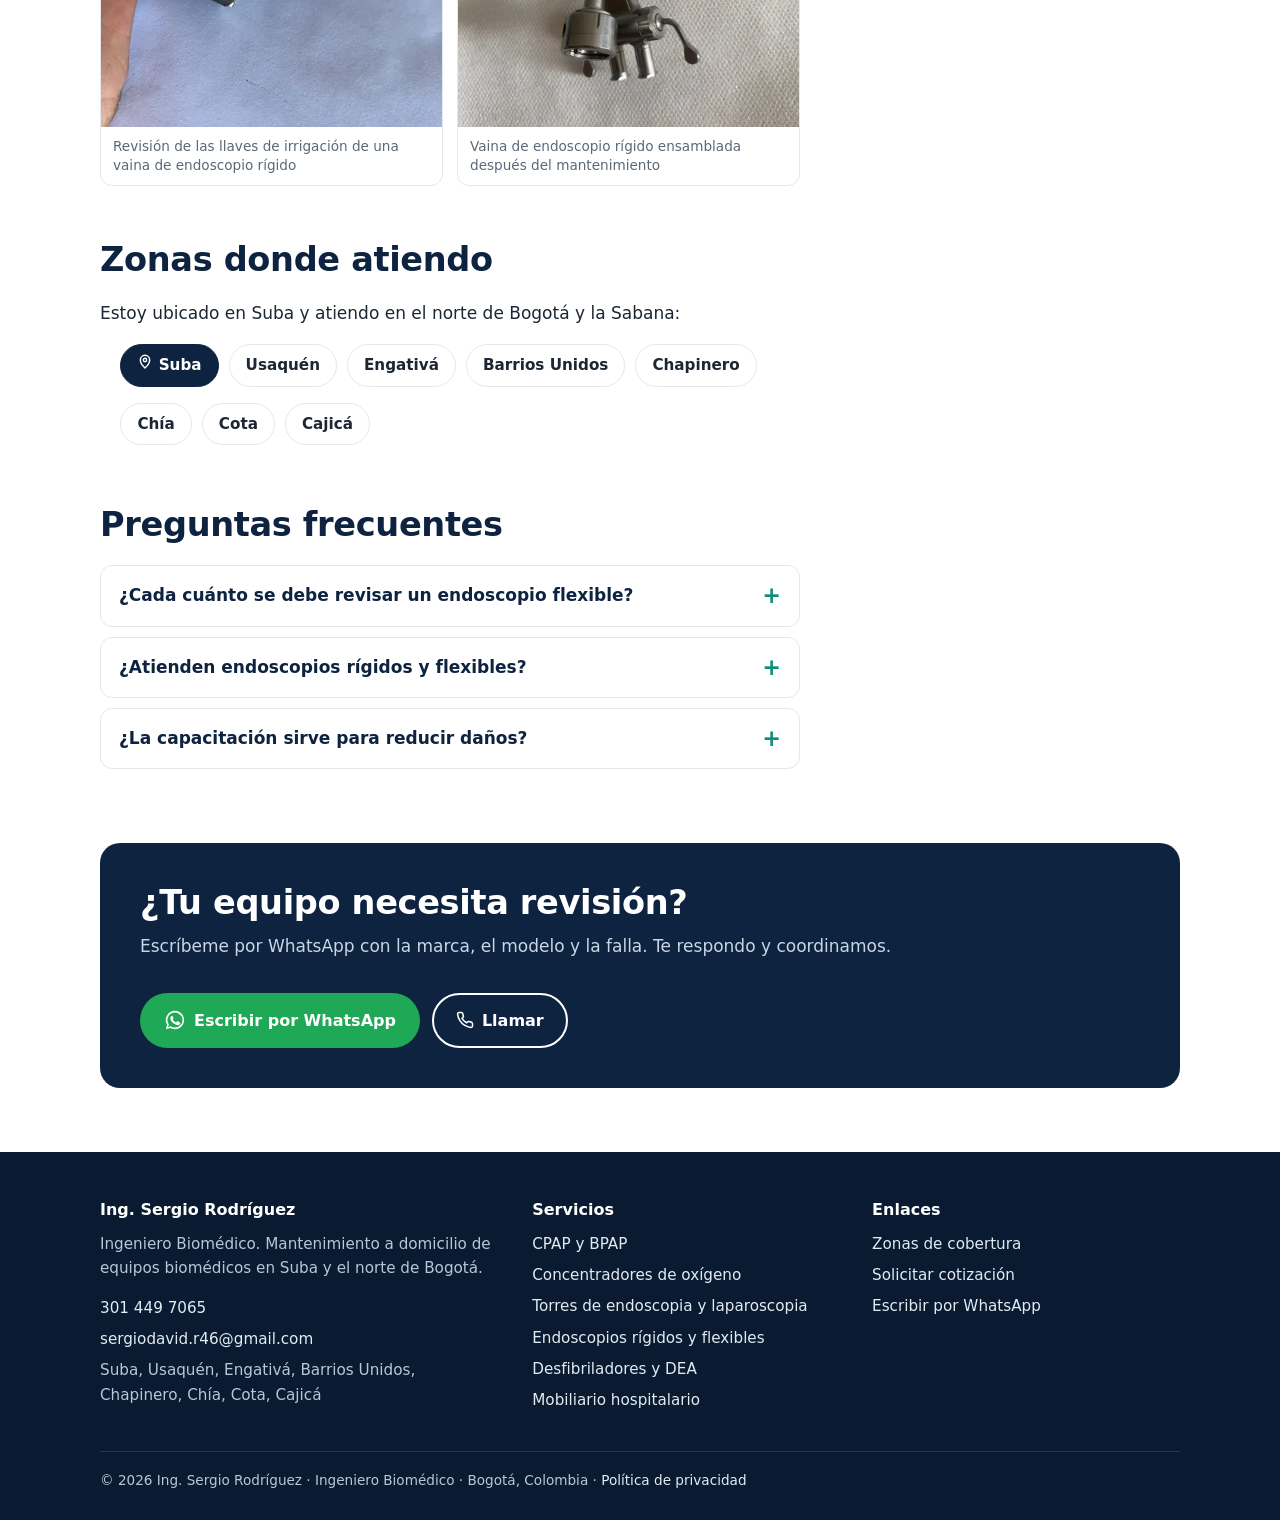
<file: servicios/mantenimiento-endoscopios-rigidos-flexibles-bogota/index.html>
<!doctype html>
<html lang="es-CO" data-base="/">
<head>
<meta charset="utf-8">
<script>(function(w,d,s,l,i){w[l]=w[l]||[];w[l].push({'gtm.start':new Date().getTime(),event:'gtm.js'});var f=d.getElementsByTagName(s)[0],j=d.createElement(s),dl=l!='dataLayer'?'&l='+l:'';j.async=true;j.src='https://www.googletagmanager.com/gtm.js?id='+i+dl;f.parentNode.insertBefore(j,f);})(window,document,'script','dataLayer','GTM-MMLL66W7');</script>
<script>(function(c,l,a,r,i,t,y){c[a]=c[a]||function(){(c[a].q=c[a].q||[]).push(arguments)};t=l.createElement(r);t.async=1;t.src="https://www.clarity.ms/tag/"+i;y=l.getElementsByTagName(r)[0];y.parentNode.insertBefore(t,y);})(window,document,"clarity","script","ziqutszzo0");</script>

<meta name="viewport" content="width=device-width, initial-scale=1">
<title>Mantenimiento de endoscopios rígidos y flexibles en Bogotá</title>
<meta name="description" content="Evaluación, mantenimiento y gestión de reparación de endoscopios rígidos y flexibles para clínicas e IPS en Bogotá. Prueba de fugas, angulación y óptica.">
<meta name="robots" content="index,follow">
<link rel="canonical" href="https://biomedico.alexmonroy.com/servicios/mantenimiento-endoscopios-rigidos-flexibles-bogota/">
<meta name="theme-color" content="#0d2340">
<meta property="og:type" content="website">
<meta property="og:locale" content="es_CO">
<meta property="og:site_name" content="Ing. Sergio Rodríguez">
<meta property="og:title" content="Mantenimiento de endoscopios rígidos y flexibles en Bogotá">
<meta property="og:description" content="Evaluación, mantenimiento y gestión de reparación de endoscopios rígidos y flexibles para clínicas e IPS en Bogotá. Prueba de fugas, angulación y óptica.">
<meta property="og:url" content="https://biomedico.alexmonroy.com/servicios/mantenimiento-endoscopios-rigidos-flexibles-bogota/">
<meta property="og:image" content="https://biomedico.alexmonroy.com/assets/og-image.png">
<meta name="twitter:card" content="summary_large_image">
<link rel="icon" href="/assets/favicon.svg" type="image/svg+xml">
<link rel="stylesheet" href="/assets/styles.css">
<script type="application/ld+json">{"@context": "https://schema.org", "@type": "ProfessionalService", "@id": "https://biomedico.alexmonroy.com/#negocio", "name": "Ing. Sergio Rodríguez — Ingeniero Biomédico", "description": "Mantenimiento preventivo, correctivo y predictivo de equipos biomédicos en Bogotá: CPAP, BPAP, concentradores de oxígeno, endoscopia, laparoscopia, desfibriladores y mobiliario hospitalario.", "url": "https://biomedico.alexmonroy.com/", "telephone": "+573014497065", "email": "sergiodavid.r46@gmail.com", "image": "https://biomedico.alexmonroy.com/assets/og-image.png", "address": {"@type": "PostalAddress", "addressLocality": "Bogotá", "addressRegion": "Bogotá D.C.", "addressCountry": "CO"}, "areaServed": [{"@type": "Place", "name": "Suba"}, {"@type": "Place", "name": "Usaquén"}, {"@type": "Place", "name": "Engativá"}, {"@type": "Place", "name": "Barrios Unidos"}, {"@type": "Place", "name": "Chapinero"}, {"@type": "Place", "name": "Chía"}, {"@type": "Place", "name": "Cota"}, {"@type": "Place", "name": "Cajicá"}], "founder": {"@type": "Person", "name": "Sergio Rodríguez", "jobTitle": "Ingeniero Biomédico"}, "knowsAbout": ["CPAP y BPAP", "Concentradores de oxígeno", "Torres de endoscopia y laparoscopia", "Endoscopios rígidos y flexibles", "Desfibriladores y DEA", "Mobiliario hospitalario"]}</script>
<script type="application/ld+json">{"@context": "https://schema.org", "@type": "Service", "name": "Mantenimiento de endoscopios rígidos y flexibles en Bogotá", "serviceType": "Mantenimiento de Endoscopios rígidos y flexibles", "description": "Evaluación, mantenimiento y gestión de reparación de endoscopios rígidos y flexibles para clínicas e IPS en Bogotá. Prueba de fugas, angulación y óptica.", "provider": {"@id": "https://biomedico.alexmonroy.com/#negocio"}, "areaServed": [{"@type": "Place", "name": "Suba"}, {"@type": "Place", "name": "Usaquén"}, {"@type": "Place", "name": "Engativá"}, {"@type": "Place", "name": "Barrios Unidos"}, {"@type": "Place", "name": "Chapinero"}, {"@type": "Place", "name": "Chía"}, {"@type": "Place", "name": "Cota"}, {"@type": "Place", "name": "Cajicá"}], "url": "https://biomedico.alexmonroy.com/servicios/mantenimiento-endoscopios-rigidos-flexibles-bogota/"}</script>
<script type="application/ld+json">{"@context": "https://schema.org", "@type": "FAQPage", "mainEntity": [{"@type": "Question", "name": "¿Cada cuánto se debe revisar un endoscopio flexible?", "acceptedAnswer": {"@type": "Answer", "text": "Depende del uso, pero la prueba de fugas debe hacerse en cada ciclo de reprocesamiento, y la revisión técnica de forma periódica dentro del programa de mantenimiento del servicio."}}, {"@type": "Question", "name": "¿Atienden endoscopios rígidos y flexibles?", "acceptedAnswer": {"@type": "Answer", "text": "Sí, ambos. Escríbeme la marca, el modelo y la falla para orientarte desde el primer mensaje."}}, {"@type": "Question", "name": "¿La capacitación sirve para reducir daños?", "acceptedAnswer": {"@type": "Answer", "text": "Sí. Muchos daños vienen del manejo y el reprocesamiento. Capacitar al personal es de las formas más efectivas de alargar la vida útil del equipo."}}]}</script>
<script type="application/ld+json">{"@context": "https://schema.org", "@type": "BreadcrumbList", "itemListElement": [{"@type": "ListItem", "position": 1, "name": "Inicio", "item": "https://biomedico.alexmonroy.com/"}, {"@type": "ListItem", "position": 2, "name": "Servicios", "item": "https://biomedico.alexmonroy.com/servicios/"}, {"@type": "ListItem", "position": 3, "name": "Endoscopios rígidos y flexibles", "item": "https://biomedico.alexmonroy.com/servicios/mantenimiento-endoscopios-rigidos-flexibles-bogota/"}]}</script>
</head>
<body>
<noscript><iframe src="https://www.googletagmanager.com/ns.html?id=GTM-MMLL66W7" height="0" width="0" style="display:none;visibility:hidden"></iframe></noscript>
<header class="site-header">
  <div class="container nav">
    <a class="brand" href="/" aria-label="Ing. Sergio Rodríguez, inicio"><svg class="brand-mark" viewBox="0 0 40 40" aria-hidden="true"><rect width="40" height="40" rx="10" fill="#0d2340"/><path d="M6 21h7l3-7 5 13 3-6h10" fill="none" stroke="#2fd1b8" stroke-width="3" stroke-linecap="round" stroke-linejoin="round"/></svg><div><strong>Ing. Sergio Rodríguez</strong><span>Ingeniero Biomédico</span></div></a>
    <button class="menu-toggle" aria-label="Abrir menú" aria-expanded="false"><svg width="22" height="22" viewBox="0 0 24 24" fill="none" stroke="currentColor" stroke-width="2" stroke-linecap="round"><path d="M4 7h16M4 12h16M4 17h16"/></svg></button>
    <ul class="nav-links"><li><a href="/">Inicio</a></li><li><a href="/servicios/" aria-current="page">Servicios</a></li><li><a href="/cobertura/">Cobertura</a></li><li><a href="/contacto/">Contacto</a></li><li class="nav-cta"><a class="btn btn-wa btn-sm" href="https://wa.me/573014497065?text=Hola%20Sergio%2C%20vi%20tu%20p%C3%A1gina%20web%20y%20necesito%20ayuda%20con%20un%20equipo." target="_blank" rel="noopener"><svg width="22" height="22" viewBox="0 0 24 24" fill="currentColor" aria-hidden="true"><path d="M12 2a10 10 0 0 0-8.6 15.1L2 22l5-1.3A10 10 0 1 0 12 2zm0 18.2a8.2 8.2 0 0 1-4.2-1.1l-.3-.2-3 .8.8-2.9-.2-.3A8.2 8.2 0 1 1 12 20.2zm4.5-6.1c-.2-.1-1.5-.7-1.7-.8-.2-.1-.4-.1-.6.1l-.8 1c-.1.2-.3.2-.5.1a6.7 6.7 0 0 1-3.3-2.9c-.3-.4.2-.4.7-1.3.1-.2 0-.3 0-.4l-.8-1.8c-.2-.5-.4-.4-.6-.4h-.5a1 1 0 0 0-.7.3 3 3 0 0 0-.9 2.2 5.2 5.2 0 0 0 1.1 2.8 11.9 11.9 0 0 0 4.6 4c1.7.7 2.3.8 3.2.6a2.7 2.7 0 0 0 1.8-1.2 2.2 2.2 0 0 0 .2-1.2c-.1-.1-.3-.2-.5-.3z"/></svg> WhatsApp</a></li></ul>
  </div>
</header>
<main>

<section class="page-hero">
  <div class="container page-hero-grid">
    <div>
    <nav class="breadcrumbs" aria-label="Ruta"><ol><li><a href="/">Inicio</a></li><li><a href="/servicios/">Servicios</a></li><li aria-current="page">Endoscopios rígidos y flexibles</li></ol></nav>
    <h1>Mantenimiento de endoscopios rígidos y flexibles en Bogotá</h1>
    <p class="lead">Un endoscopio es de los equipos más costosos y delicados de un servicio. Detectar a tiempo una fuga o un daño en la óptica evita reparaciones mayores. Hago evaluación y mantenimiento de endoscopios rígidos y flexibles para clínicas e IPS en Bogotá.</p>
    <div class="btn-row"><a class="btn btn-wa" href="https://wa.me/573014497065?text=Hola%20Sergio%2C%20vi%20tu%20p%C3%A1gina%20y%20necesito%20ayuda%20con%20un%20equipo%3A%20Endoscopios%20r%C3%ADgidos%20y%20flexibles." target="_blank" rel="noopener"><svg width="22" height="22" viewBox="0 0 24 24" fill="currentColor" aria-hidden="true"><path d="M12 2a10 10 0 0 0-8.6 15.1L2 22l5-1.3A10 10 0 1 0 12 2zm0 18.2a8.2 8.2 0 0 1-4.2-1.1l-.3-.2-3 .8.8-2.9-.2-.3A8.2 8.2 0 1 1 12 20.2zm4.5-6.1c-.2-.1-1.5-.7-1.7-.8-.2-.1-.4-.1-.6.1l-.8 1c-.1.2-.3.2-.5.1a6.7 6.7 0 0 1-3.3-2.9c-.3-.4.2-.4.7-1.3.1-.2 0-.3 0-.4l-.8-1.8c-.2-.5-.4-.4-.6-.4h-.5a1 1 0 0 0-.7.3 3 3 0 0 0-.9 2.2 5.2 5.2 0 0 0 1.1 2.8 11.9 11.9 0 0 0 4.6 4c1.7.7 2.3.8 3.2.6a2.7 2.7 0 0 0 1.8-1.2 2.2 2.2 0 0 0 .2-1.2c-.1-.1-.3-.2-.5-.3z"/></svg> Escríbeme por WhatsApp</a><a class="btn btn-ghost" href="/contacto/">Solicitar cotización</a></div>
    </div>
    <img class="hero-img photo" src="/assets/fotos/vaina-endoscopio-rigido-desarmada.webp" alt="Vaina de endoscopio rígido desarmada para limpieza y mantenimiento" width="1200" height="900" fetchpriority="high">
  </div>
</section>
<section class="section">
  <div class="container content-grid">
    <article class="prose">
      <h2>¿Tu equipo presenta alguna de estas fallas?</h2>
      <ul class="symptoms"><li>Falla en la prueba de fugas</li><li>Angulación limitada o dura</li><li>Imagen borrosa, manchada o con puntos negros</li><li>Canal de trabajo obstruido o dañado</li><li>Daños en el tubo de inserción</li><li>Ópticas rígidas con imagen opaca</li></ul>
      
      <h2>Qué incluye el servicio</h2>
      <ul class="check-list"><li>Evaluación técnica y prueba de fugas.</li><li>Revisión de angulación, canales, óptica y tubo de inserción.</li><li>Mantenimiento preventivo y correctivo.</li><li>Suministro de repuestos o alternativas de operación.</li><li>Reporte técnico para la hoja de vida del equipo.</li><li>Capacitación al personal en manejo y cuidado para prevenir daños.</li></ul>
      <h2>Trabajos realizados</h2><div class="gallery"><figure><a href="/assets/fotos/vaina-endoscopio-rigido-llaves.webp" target="_blank" rel="noopener"><img src="/assets/fotos/vaina-endoscopio-rigido-llaves-600.webp" alt="Revisión de las llaves de irrigación de una vaina de endoscopio rígido" loading="lazy" width="600" height="600"></a><figcaption>Revisión de las llaves de irrigación de una vaina de endoscopio rígido</figcaption></figure><figure><a href="/assets/fotos/vaina-endoscopio-rigido-ensamblada.webp" target="_blank" rel="noopener"><img src="/assets/fotos/vaina-endoscopio-rigido-ensamblada-600.webp" alt="Vaina de endoscopio rígido ensamblada después del mantenimiento" loading="lazy" width="600" height="600"></a><figcaption>Vaina de endoscopio rígido ensamblada después del mantenimiento</figcaption></figure></div>
      <h2>Zonas donde atiendo</h2>
      <p>Estoy ubicado en Suba y atiendo en el norte de Bogotá y la Sabana:</p>
      <ul class="zones"><li class="main"><svg width="16" height="16" viewBox="0 0 24 24" fill="none" stroke="currentColor" stroke-width="2.2" stroke-linecap="round" stroke-linejoin="round"><path d="M12 21s-7-6.2-7-12a7 7 0 0 1 14 0c0 5.8-7 12-7 12z"/><circle cx="12" cy="9" r="2.5"/></svg> Suba</li><li>Usaquén</li><li>Engativá</li><li>Barrios Unidos</li><li>Chapinero</li><li>Chía</li><li>Cota</li><li>Cajicá</li></ul>
      <h2>Preguntas frecuentes</h2>
      <div class="faq"><details><summary>¿Cada cuánto se debe revisar un endoscopio flexible?</summary><p>Depende del uso, pero la prueba de fugas debe hacerse en cada ciclo de reprocesamiento, y la revisión técnica de forma periódica dentro del programa de mantenimiento del servicio.</p></details><details><summary>¿Atienden endoscopios rígidos y flexibles?</summary><p>Sí, ambos. Escríbeme la marca, el modelo y la falla para orientarte desde el primer mensaje.</p></details><details><summary>¿La capacitación sirve para reducir daños?</summary><p>Sí. Muchos daños vienen del manejo y el reprocesamiento. Capacitar al personal es de las formas más efectivas de alargar la vida útil del equipo.</p></details></div>
    </article>
    <aside class="aside-card">
      <h3>Cotiza tu servicio</h3>
      <p>Envíame la marca, el modelo y la falla. Te doy el valor después del diagnóstico y antes de hacer cualquier trabajo.</p>
      <a class="btn btn-wa" href="https://wa.me/573014497065?text=Hola%20Sergio%2C%20vi%20tu%20p%C3%A1gina%20y%20necesito%20ayuda%20con%20un%20equipo%3A%20Endoscopios%20r%C3%ADgidos%20y%20flexibles." target="_blank" rel="noopener"><svg width="22" height="22" viewBox="0 0 24 24" fill="currentColor" aria-hidden="true"><path d="M12 2a10 10 0 0 0-8.6 15.1L2 22l5-1.3A10 10 0 1 0 12 2zm0 18.2a8.2 8.2 0 0 1-4.2-1.1l-.3-.2-3 .8.8-2.9-.2-.3A8.2 8.2 0 1 1 12 20.2zm4.5-6.1c-.2-.1-1.5-.7-1.7-.8-.2-.1-.4-.1-.6.1l-.8 1c-.1.2-.3.2-.5.1a6.7 6.7 0 0 1-3.3-2.9c-.3-.4.2-.4.7-1.3.1-.2 0-.3 0-.4l-.8-1.8c-.2-.5-.4-.4-.6-.4h-.5a1 1 0 0 0-.7.3 3 3 0 0 0-.9 2.2 5.2 5.2 0 0 0 1.1 2.8 11.9 11.9 0 0 0 4.6 4c1.7.7 2.3.8 3.2.6a2.7 2.7 0 0 0 1.8-1.2 2.2 2.2 0 0 0 .2-1.2c-.1-.1-.3-.2-.5-.3z"/></svg> WhatsApp</a>
      <a class="btn btn-ghost" href="tel:+573014497065"><svg width="18" height="18" viewBox="0 0 24 24" fill="none" stroke="currentColor" stroke-width="2" stroke-linecap="round" stroke-linejoin="round"><path d="M22 16.9v3a2 2 0 0 1-2.2 2 19.8 19.8 0 0 1-8.6-3.1 19.5 19.5 0 0 1-6-6A19.8 19.8 0 0 1 2.1 4.2 2 2 0 0 1 4.1 2h3a2 2 0 0 1 2 1.7c.1.9.4 1.8.7 2.7a2 2 0 0 1-.5 2.1L8 9.8a16 16 0 0 0 6 6l1.3-1.3a2 2 0 0 1 2.1-.4c.9.3 1.8.6 2.7.7a2 2 0 0 1 1.7 2z"/></svg> 301 449 7065</a>
      <h3 style="margin-top:24px">Otros servicios</h3>
      <ul style="padding-left:1.1em;margin:0"><li><a style="color:#e2eaf3" href="/servicios/mantenimiento-cpap-bpap-bogota/">CPAP y BPAP</a></li><li><a style="color:#e2eaf3" href="/servicios/mantenimiento-concentradores-oxigeno-bogota/">Concentradores de oxígeno</a></li><li><a style="color:#e2eaf3" href="/servicios/mantenimiento-torres-endoscopia-laparoscopia-bogota/">Torres de endoscopia y laparoscopia</a></li><li><a style="color:#e2eaf3" href="/servicios/mantenimiento-desfibriladores-bogota/">Desfibriladores y DEA</a></li><li><a style="color:#e2eaf3" href="/servicios/mantenimiento-mobiliario-hospitalario-bogota/">Mobiliario hospitalario</a></li></ul>
    </aside>
  </div>
</section>
<section class="section" style="padding-top:0"><div class="container"><div class="cta-band">
  <div><h2>¿Tu equipo necesita revisión?</h2><p>Escríbeme por WhatsApp con la marca, el modelo y la falla. Te respondo y coordinamos.</p></div>
  <div class="btn-row"><a class="btn btn-wa" href="https://wa.me/573014497065?text=Hola%20Sergio%2C%20vi%20tu%20p%C3%A1gina%20web%20y%20necesito%20ayuda%20con%20un%20equipo." target="_blank" rel="noopener"><svg width="22" height="22" viewBox="0 0 24 24" fill="currentColor" aria-hidden="true"><path d="M12 2a10 10 0 0 0-8.6 15.1L2 22l5-1.3A10 10 0 1 0 12 2zm0 18.2a8.2 8.2 0 0 1-4.2-1.1l-.3-.2-3 .8.8-2.9-.2-.3A8.2 8.2 0 1 1 12 20.2zm4.5-6.1c-.2-.1-1.5-.7-1.7-.8-.2-.1-.4-.1-.6.1l-.8 1c-.1.2-.3.2-.5.1a6.7 6.7 0 0 1-3.3-2.9c-.3-.4.2-.4.7-1.3.1-.2 0-.3 0-.4l-.8-1.8c-.2-.5-.4-.4-.6-.4h-.5a1 1 0 0 0-.7.3 3 3 0 0 0-.9 2.2 5.2 5.2 0 0 0 1.1 2.8 11.9 11.9 0 0 0 4.6 4c1.7.7 2.3.8 3.2.6a2.7 2.7 0 0 0 1.8-1.2 2.2 2.2 0 0 0 .2-1.2c-.1-.1-.3-.2-.5-.3z"/></svg> Escribir por WhatsApp</a><a class="btn btn-ghost" style="border-color:#fff;color:#fff" href="tel:+573014497065"><svg width="18" height="18" viewBox="0 0 24 24" fill="none" stroke="currentColor" stroke-width="2" stroke-linecap="round" stroke-linejoin="round"><path d="M22 16.9v3a2 2 0 0 1-2.2 2 19.8 19.8 0 0 1-8.6-3.1 19.5 19.5 0 0 1-6-6A19.8 19.8 0 0 1 2.1 4.2 2 2 0 0 1 4.1 2h3a2 2 0 0 1 2 1.7c.1.9.4 1.8.7 2.7a2 2 0 0 1-.5 2.1L8 9.8a16 16 0 0 0 6 6l1.3-1.3a2 2 0 0 1 2.1-.4c.9.3 1.8.6 2.7.7a2 2 0 0 1 1.7 2z"/></svg> Llamar</a></div>
</div></div></section>

</main>
<footer class="site-footer">
  <div class="container">
    <div class="footer-grid">
      <div>
        <h3>Ing. Sergio Rodríguez</h3>
        <p>Ingeniero Biomédico. Mantenimiento a domicilio de equipos biomédicos en Suba y el norte de Bogotá.</p>
        <ul>
          <li><a href="tel:+573014497065">301 449 7065</a></li>
          <li><a href="mailto:sergiodavid.r46@gmail.com">sergiodavid.r46@gmail.com</a></li>
          <li>Suba, Usaquén, Engativá, Barrios Unidos, Chapinero, Chía, Cota, Cajicá</li>
        </ul>
      </div>
      <div><h3>Servicios</h3><ul><li><a href="/servicios/mantenimiento-cpap-bpap-bogota/">CPAP y BPAP</a></li><li><a href="/servicios/mantenimiento-concentradores-oxigeno-bogota/">Concentradores de oxígeno</a></li><li><a href="/servicios/mantenimiento-torres-endoscopia-laparoscopia-bogota/">Torres de endoscopia y laparoscopia</a></li><li><a href="/servicios/mantenimiento-endoscopios-rigidos-flexibles-bogota/">Endoscopios rígidos y flexibles</a></li><li><a href="/servicios/mantenimiento-desfibriladores-bogota/">Desfibriladores y DEA</a></li><li><a href="/servicios/mantenimiento-mobiliario-hospitalario-bogota/">Mobiliario hospitalario</a></li></ul></div>
      <div><h3>Enlaces</h3><ul>
        <li><a href="/cobertura/">Zonas de cobertura</a></li>
        <li><a href="/contacto/">Solicitar cotización</a></li>
        <li><a href="https://wa.me/573014497065?text=Hola%20Sergio%2C%20vi%20tu%20p%C3%A1gina%20web%20y%20necesito%20ayuda%20con%20un%20equipo." target="_blank" rel="noopener">Escribir por WhatsApp</a></li>
      </ul></div>
    </div>
    <div class="footer-bottom">© 2026 Ing. Sergio Rodríguez · Ingeniero Biomédico · Bogotá, Colombia · <a href="/privacidad/">Política de privacidad</a></div>
  </div>
</footer>
<div class="cookie-note" hidden><p>Uso cookies de medición (Google Analytics y Microsoft Clarity) para entender cómo se usa la página y mejorarla. <a href="/privacidad/#cookies">Más información</a></p><button type="button" class="btn btn-primary btn-sm">Entendido</button></div>
<a class="wa-float" href="https://wa.me/573014497065?text=Hola%20Sergio%2C%20vi%20tu%20p%C3%A1gina%20web%20y%20necesito%20ayuda%20con%20un%20equipo." target="_blank" rel="noopener" aria-label="Escribir por WhatsApp"><svg width="22" height="22" viewBox="0 0 24 24" fill="currentColor" aria-hidden="true"><path d="M12 2a10 10 0 0 0-8.6 15.1L2 22l5-1.3A10 10 0 1 0 12 2zm0 18.2a8.2 8.2 0 0 1-4.2-1.1l-.3-.2-3 .8.8-2.9-.2-.3A8.2 8.2 0 1 1 12 20.2zm4.5-6.1c-.2-.1-1.5-.7-1.7-.8-.2-.1-.4-.1-.6.1l-.8 1c-.1.2-.3.2-.5.1a6.7 6.7 0 0 1-3.3-2.9c-.3-.4.2-.4.7-1.3.1-.2 0-.3 0-.4l-.8-1.8c-.2-.5-.4-.4-.6-.4h-.5a1 1 0 0 0-.7.3 3 3 0 0 0-.9 2.2 5.2 5.2 0 0 0 1.1 2.8 11.9 11.9 0 0 0 4.6 4c1.7.7 2.3.8 3.2.6a2.7 2.7 0 0 0 1.8-1.2 2.2 2.2 0 0 0 .2-1.2c-.1-.1-.3-.2-.5-.3z"/></svg></a>
<script src="/assets/phone-input.js" defer></script>
<script src="/assets/main.js" defer></script>
</body>
</html>
</file>
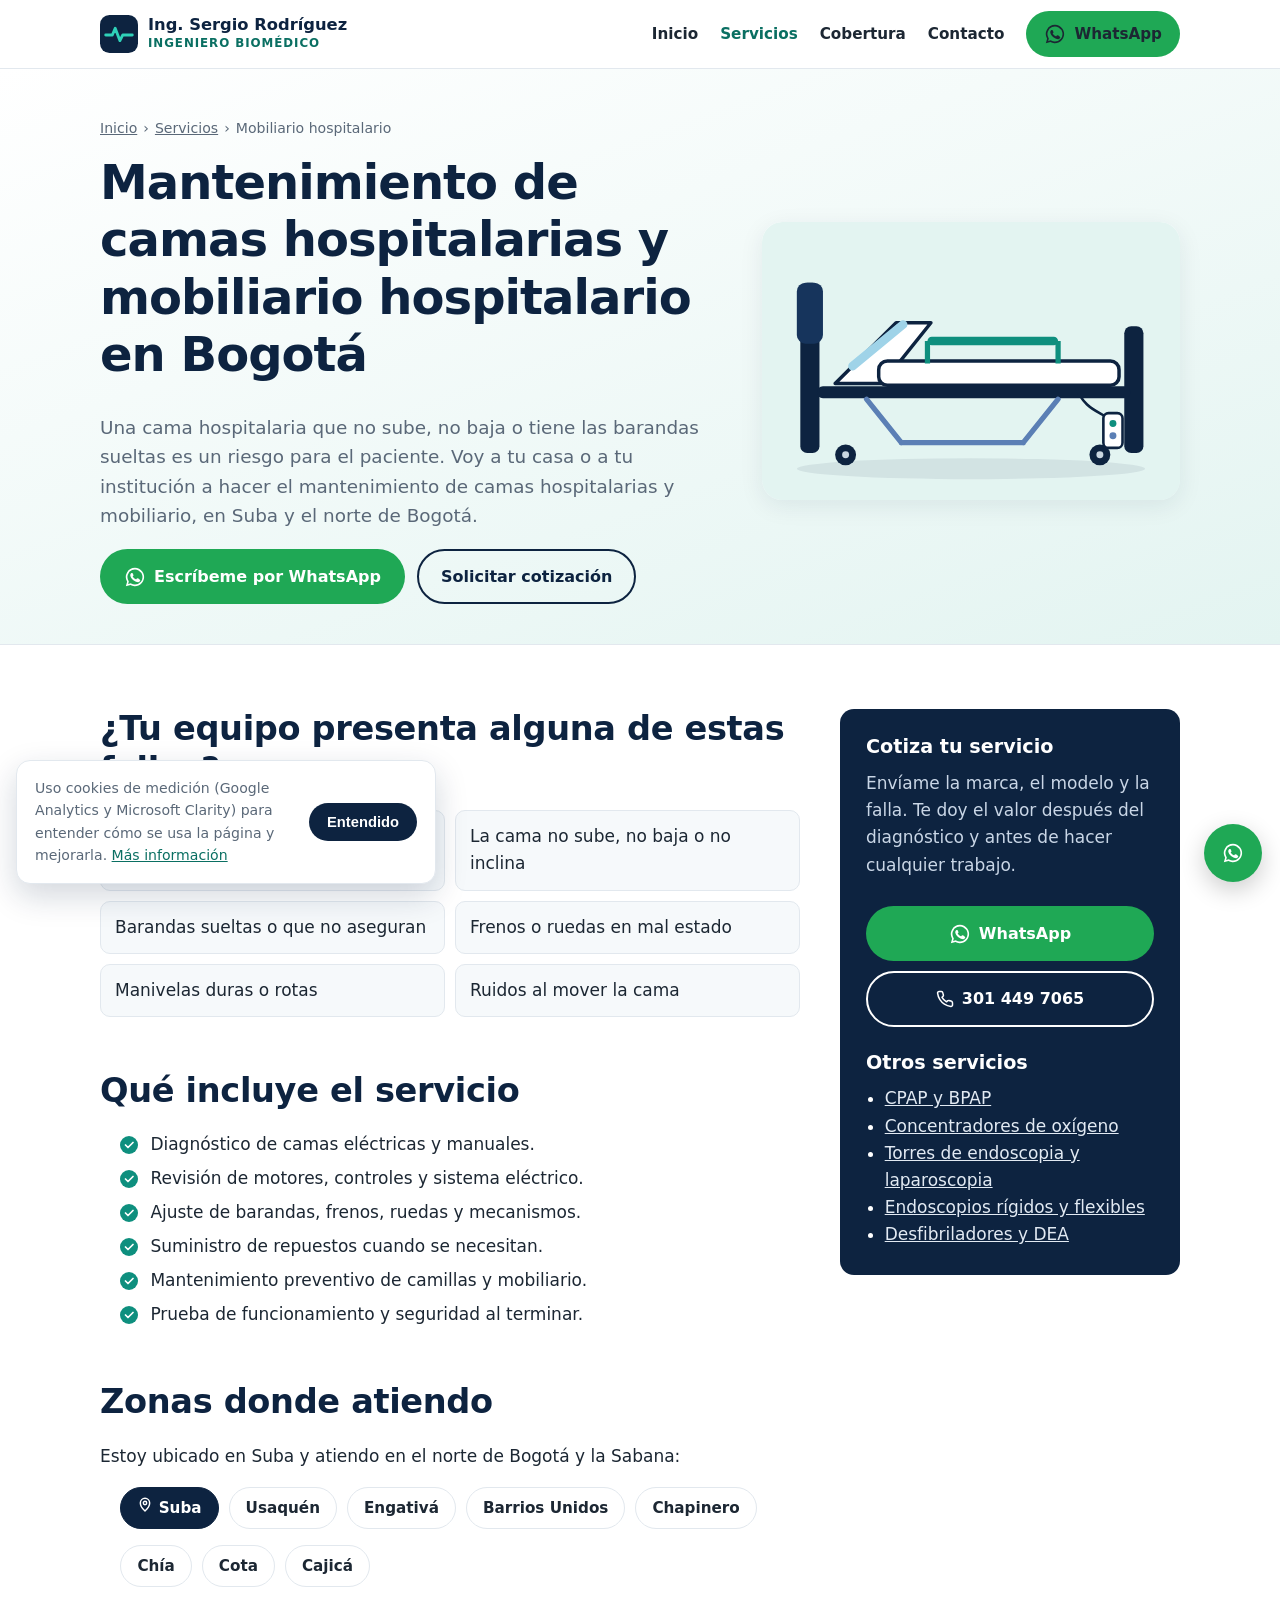
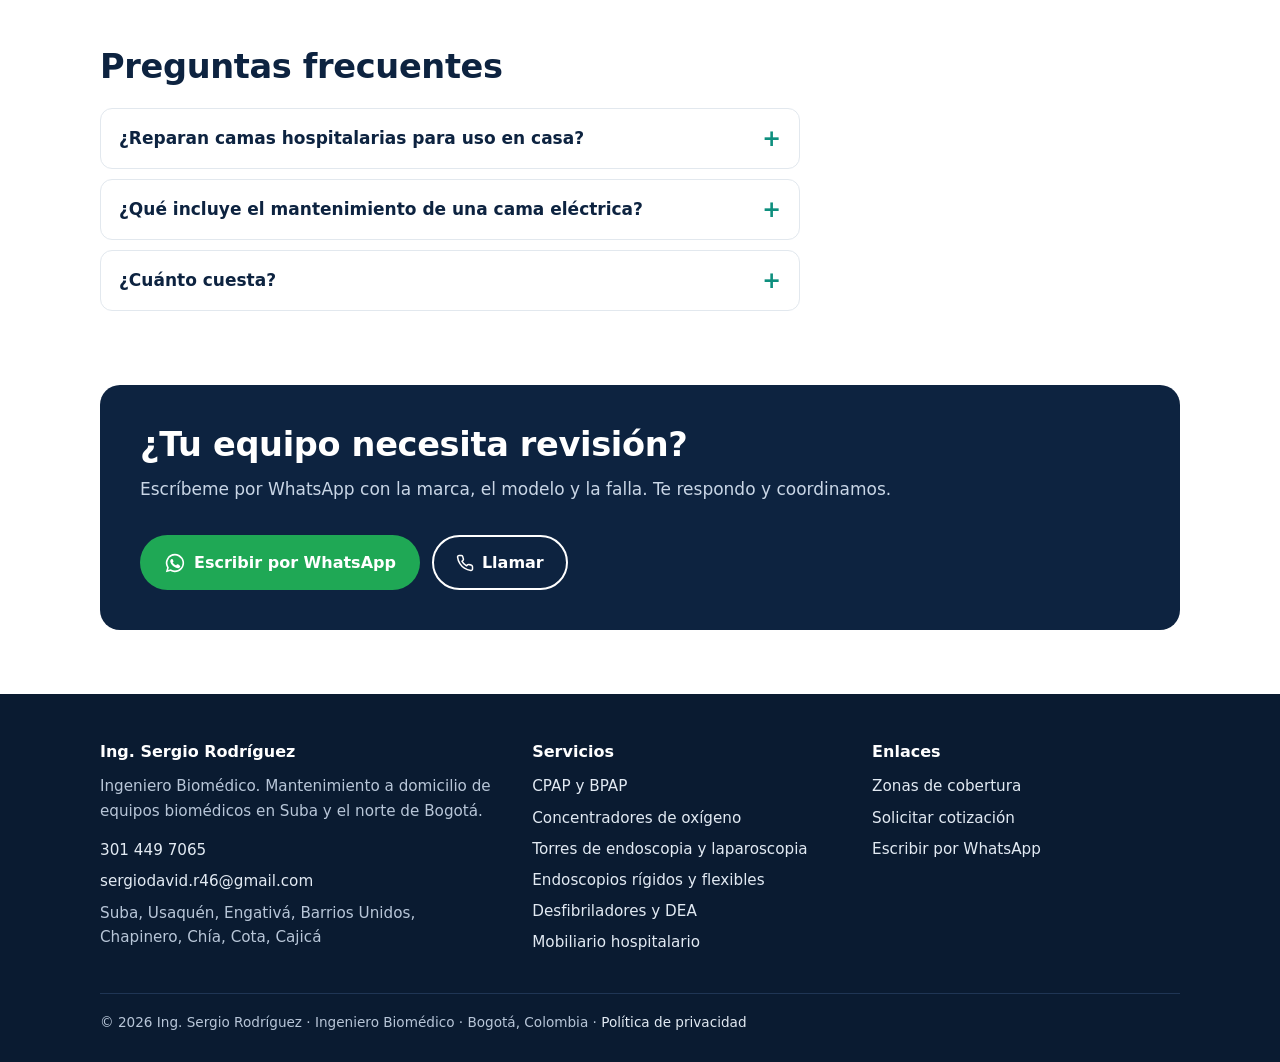
<file: servicios/mantenimiento-mobiliario-hospitalario-bogota/index.html>
<!doctype html>
<html lang="es-CO" data-base="/">
<head>
<meta charset="utf-8">
<script>(function(w,d,s,l,i){w[l]=w[l]||[];w[l].push({'gtm.start':new Date().getTime(),event:'gtm.js'});var f=d.getElementsByTagName(s)[0],j=d.createElement(s),dl=l!='dataLayer'?'&l='+l:'';j.async=true;j.src='https://www.googletagmanager.com/gtm.js?id='+i+dl;f.parentNode.insertBefore(j,f);})(window,document,'script','dataLayer','GTM-MMLL66W7');</script>
<script>(function(c,l,a,r,i,t,y){c[a]=c[a]||function(){(c[a].q=c[a].q||[]).push(arguments)};t=l.createElement(r);t.async=1;t.src="https://www.clarity.ms/tag/"+i;y=l.getElementsByTagName(r)[0];y.parentNode.insertBefore(t,y);})(window,document,"clarity","script","ziqutszzo0");</script>

<meta name="viewport" content="width=device-width, initial-scale=1">
<title>Mantenimiento de camas hospitalarias y mobiliario en Bogotá</title>
<meta name="description" content="Reparación y mantenimiento de camas hospitalarias eléctricas y manuales, camillas y mobiliario hospitalario en Suba y el norte de Bogotá. Para hogares y clínicas.">
<meta name="robots" content="index,follow">
<link rel="canonical" href="https://biomedico.alexmonroy.com/servicios/mantenimiento-mobiliario-hospitalario-bogota/">
<meta name="theme-color" content="#0d2340">
<meta property="og:type" content="website">
<meta property="og:locale" content="es_CO">
<meta property="og:site_name" content="Ing. Sergio Rodríguez">
<meta property="og:title" content="Mantenimiento de camas hospitalarias y mobiliario en Bogotá">
<meta property="og:description" content="Reparación y mantenimiento de camas hospitalarias eléctricas y manuales, camillas y mobiliario hospitalario en Suba y el norte de Bogotá. Para hogares y clínicas.">
<meta property="og:url" content="https://biomedico.alexmonroy.com/servicios/mantenimiento-mobiliario-hospitalario-bogota/">
<meta property="og:image" content="https://biomedico.alexmonroy.com/assets/og-image.png">
<meta name="twitter:card" content="summary_large_image">
<link rel="icon" href="/assets/favicon.svg" type="image/svg+xml">
<link rel="stylesheet" href="/assets/styles.css">
<script type="application/ld+json">{"@context": "https://schema.org", "@type": "ProfessionalService", "@id": "https://biomedico.alexmonroy.com/#negocio", "name": "Ing. Sergio Rodríguez — Ingeniero Biomédico", "description": "Mantenimiento preventivo, correctivo y predictivo de equipos biomédicos en Bogotá: CPAP, BPAP, concentradores de oxígeno, endoscopia, laparoscopia, desfibriladores y mobiliario hospitalario.", "url": "https://biomedico.alexmonroy.com/", "telephone": "+573014497065", "email": "sergiodavid.r46@gmail.com", "image": "https://biomedico.alexmonroy.com/assets/og-image.png", "address": {"@type": "PostalAddress", "addressLocality": "Bogotá", "addressRegion": "Bogotá D.C.", "addressCountry": "CO"}, "areaServed": [{"@type": "Place", "name": "Suba"}, {"@type": "Place", "name": "Usaquén"}, {"@type": "Place", "name": "Engativá"}, {"@type": "Place", "name": "Barrios Unidos"}, {"@type": "Place", "name": "Chapinero"}, {"@type": "Place", "name": "Chía"}, {"@type": "Place", "name": "Cota"}, {"@type": "Place", "name": "Cajicá"}], "founder": {"@type": "Person", "name": "Sergio Rodríguez", "jobTitle": "Ingeniero Biomédico"}, "knowsAbout": ["CPAP y BPAP", "Concentradores de oxígeno", "Torres de endoscopia y laparoscopia", "Endoscopios rígidos y flexibles", "Desfibriladores y DEA", "Mobiliario hospitalario"]}</script>
<script type="application/ld+json">{"@context": "https://schema.org", "@type": "Service", "name": "Mantenimiento de camas hospitalarias y mobiliario hospitalario en Bogotá", "serviceType": "Mantenimiento de Mobiliario hospitalario", "description": "Reparación y mantenimiento de camas hospitalarias eléctricas y manuales, camillas y mobiliario hospitalario en Suba y el norte de Bogotá. Para hogares y clínicas.", "provider": {"@id": "https://biomedico.alexmonroy.com/#negocio"}, "areaServed": [{"@type": "Place", "name": "Suba"}, {"@type": "Place", "name": "Usaquén"}, {"@type": "Place", "name": "Engativá"}, {"@type": "Place", "name": "Barrios Unidos"}, {"@type": "Place", "name": "Chapinero"}, {"@type": "Place", "name": "Chía"}, {"@type": "Place", "name": "Cota"}, {"@type": "Place", "name": "Cajicá"}], "url": "https://biomedico.alexmonroy.com/servicios/mantenimiento-mobiliario-hospitalario-bogota/"}</script>
<script type="application/ld+json">{"@context": "https://schema.org", "@type": "FAQPage", "mainEntity": [{"@type": "Question", "name": "¿Reparan camas hospitalarias para uso en casa?", "acceptedAnswer": {"@type": "Answer", "text": "Sí. Atiendo tanto a familias con pacientes en casa como a clínicas e instituciones. Escríbeme con la falla y la marca de la cama."}}, {"@type": "Question", "name": "¿Qué incluye el mantenimiento de una cama eléctrica?", "acceptedAnswer": {"@type": "Answer", "text": "Revisión de motores, control y cableado, ajuste de mecanismos, barandas, frenos y ruedas, y una prueba de funcionamiento completa."}}, {"@type": "Question", "name": "¿Cuánto cuesta?", "acceptedAnswer": {"@type": "Answer", "text": "Depende del tipo de cama y de la falla. Te doy el valor después del diagnóstico y antes de hacer cualquier trabajo."}}]}</script>
<script type="application/ld+json">{"@context": "https://schema.org", "@type": "BreadcrumbList", "itemListElement": [{"@type": "ListItem", "position": 1, "name": "Inicio", "item": "https://biomedico.alexmonroy.com/"}, {"@type": "ListItem", "position": 2, "name": "Servicios", "item": "https://biomedico.alexmonroy.com/servicios/"}, {"@type": "ListItem", "position": 3, "name": "Mobiliario hospitalario", "item": "https://biomedico.alexmonroy.com/servicios/mantenimiento-mobiliario-hospitalario-bogota/"}]}</script>
</head>
<body>
<noscript><iframe src="https://www.googletagmanager.com/ns.html?id=GTM-MMLL66W7" height="0" width="0" style="display:none;visibility:hidden"></iframe></noscript>
<header class="site-header">
  <div class="container nav">
    <a class="brand" href="/" aria-label="Ing. Sergio Rodríguez, inicio"><svg class="brand-mark" viewBox="0 0 40 40" aria-hidden="true"><rect width="40" height="40" rx="10" fill="#0d2340"/><path d="M6 21h7l3-7 5 13 3-6h10" fill="none" stroke="#2fd1b8" stroke-width="3" stroke-linecap="round" stroke-linejoin="round"/></svg><div><strong>Ing. Sergio Rodríguez</strong><span>Ingeniero Biomédico</span></div></a>
    <button class="menu-toggle" aria-label="Abrir menú" aria-expanded="false"><svg width="22" height="22" viewBox="0 0 24 24" fill="none" stroke="currentColor" stroke-width="2" stroke-linecap="round"><path d="M4 7h16M4 12h16M4 17h16"/></svg></button>
    <ul class="nav-links"><li><a href="/">Inicio</a></li><li><a href="/servicios/" aria-current="page">Servicios</a></li><li><a href="/cobertura/">Cobertura</a></li><li><a href="/contacto/">Contacto</a></li><li class="nav-cta"><a class="btn btn-wa btn-sm" href="https://wa.me/573014497065?text=Hola%20Sergio%2C%20vi%20tu%20p%C3%A1gina%20web%20y%20necesito%20ayuda%20con%20un%20equipo." target="_blank" rel="noopener"><svg width="22" height="22" viewBox="0 0 24 24" fill="currentColor" aria-hidden="true"><path d="M12 2a10 10 0 0 0-8.6 15.1L2 22l5-1.3A10 10 0 1 0 12 2zm0 18.2a8.2 8.2 0 0 1-4.2-1.1l-.3-.2-3 .8.8-2.9-.2-.3A8.2 8.2 0 1 1 12 20.2zm4.5-6.1c-.2-.1-1.5-.7-1.7-.8-.2-.1-.4-.1-.6.1l-.8 1c-.1.2-.3.2-.5.1a6.7 6.7 0 0 1-3.3-2.9c-.3-.4.2-.4.7-1.3.1-.2 0-.3 0-.4l-.8-1.8c-.2-.5-.4-.4-.6-.4h-.5a1 1 0 0 0-.7.3 3 3 0 0 0-.9 2.2 5.2 5.2 0 0 0 1.1 2.8 11.9 11.9 0 0 0 4.6 4c1.7.7 2.3.8 3.2.6a2.7 2.7 0 0 0 1.8-1.2 2.2 2.2 0 0 0 .2-1.2c-.1-.1-.3-.2-.5-.3z"/></svg> WhatsApp</a></li></ul>
  </div>
</header>
<main>

<section class="page-hero">
  <div class="container page-hero-grid">
    <div>
    <nav class="breadcrumbs" aria-label="Ruta"><ol><li><a href="/">Inicio</a></li><li><a href="/servicios/">Servicios</a></li><li aria-current="page">Mobiliario hospitalario</li></ol></nav>
    <h1>Mantenimiento de camas hospitalarias y mobiliario hospitalario en Bogotá</h1>
    <p class="lead">Una cama hospitalaria que no sube, no baja o tiene las barandas sueltas es un riesgo para el paciente. Voy a tu casa o a tu institución a hacer el mantenimiento de camas hospitalarias y mobiliario, en Suba y el norte de Bogotá.</p>
    <div class="btn-row"><a class="btn btn-wa" href="https://wa.me/573014497065?text=Hola%20Sergio%2C%20vi%20tu%20p%C3%A1gina%20y%20necesito%20ayuda%20con%20un%20equipo%3A%20Mobiliario%20hospitalario." target="_blank" rel="noopener"><svg width="22" height="22" viewBox="0 0 24 24" fill="currentColor" aria-hidden="true"><path d="M12 2a10 10 0 0 0-8.6 15.1L2 22l5-1.3A10 10 0 1 0 12 2zm0 18.2a8.2 8.2 0 0 1-4.2-1.1l-.3-.2-3 .8.8-2.9-.2-.3A8.2 8.2 0 1 1 12 20.2zm4.5-6.1c-.2-.1-1.5-.7-1.7-.8-.2-.1-.4-.1-.6.1l-.8 1c-.1.2-.3.2-.5.1a6.7 6.7 0 0 1-3.3-2.9c-.3-.4.2-.4.7-1.3.1-.2 0-.3 0-.4l-.8-1.8c-.2-.5-.4-.4-.6-.4h-.5a1 1 0 0 0-.7.3 3 3 0 0 0-.9 2.2 5.2 5.2 0 0 0 1.1 2.8 11.9 11.9 0 0 0 4.6 4c1.7.7 2.3.8 3.2.6a2.7 2.7 0 0 0 1.8-1.2 2.2 2.2 0 0 0 .2-1.2c-.1-.1-.3-.2-.5-.3z"/></svg> Escríbeme por WhatsApp</a><a class="btn btn-ghost" href="/contacto/">Solicitar cotización</a></div>
    </div>
    <img class="hero-img" src="/assets/img/cama-hospitalaria.svg" alt="Mobiliario hospitalario" width="480" height="320" fetchpriority="high">
  </div>
</section>
<section class="section">
  <div class="container content-grid">
    <article class="prose">
      <h2>¿Tu equipo presenta alguna de estas fallas?</h2>
      <ul class="symptoms"><li>El motor no responde o el control está dañado</li><li>La cama no sube, no baja o no inclina</li><li>Barandas sueltas o que no aseguran</li><li>Frenos o ruedas en mal estado</li><li>Manivelas duras o rotas</li><li>Ruidos al mover la cama</li></ul>
      
      <h2>Qué incluye el servicio</h2>
      <ul class="check-list"><li>Diagnóstico de camas eléctricas y manuales.</li><li>Revisión de motores, controles y sistema eléctrico.</li><li>Ajuste de barandas, frenos, ruedas y mecanismos.</li><li>Suministro de repuestos cuando se necesitan.</li><li>Mantenimiento preventivo de camillas y mobiliario.</li><li>Prueba de funcionamiento y seguridad al terminar.</li></ul>
      
      <h2>Zonas donde atiendo</h2>
      <p>Estoy ubicado en Suba y atiendo en el norte de Bogotá y la Sabana:</p>
      <ul class="zones"><li class="main"><svg width="16" height="16" viewBox="0 0 24 24" fill="none" stroke="currentColor" stroke-width="2.2" stroke-linecap="round" stroke-linejoin="round"><path d="M12 21s-7-6.2-7-12a7 7 0 0 1 14 0c0 5.8-7 12-7 12z"/><circle cx="12" cy="9" r="2.5"/></svg> Suba</li><li>Usaquén</li><li>Engativá</li><li>Barrios Unidos</li><li>Chapinero</li><li>Chía</li><li>Cota</li><li>Cajicá</li></ul>
      <h2>Preguntas frecuentes</h2>
      <div class="faq"><details><summary>¿Reparan camas hospitalarias para uso en casa?</summary><p>Sí. Atiendo tanto a familias con pacientes en casa como a clínicas e instituciones. Escríbeme con la falla y la marca de la cama.</p></details><details><summary>¿Qué incluye el mantenimiento de una cama eléctrica?</summary><p>Revisión de motores, control y cableado, ajuste de mecanismos, barandas, frenos y ruedas, y una prueba de funcionamiento completa.</p></details><details><summary>¿Cuánto cuesta?</summary><p>Depende del tipo de cama y de la falla. Te doy el valor después del diagnóstico y antes de hacer cualquier trabajo.</p></details></div>
    </article>
    <aside class="aside-card">
      <h3>Cotiza tu servicio</h3>
      <p>Envíame la marca, el modelo y la falla. Te doy el valor después del diagnóstico y antes de hacer cualquier trabajo.</p>
      <a class="btn btn-wa" href="https://wa.me/573014497065?text=Hola%20Sergio%2C%20vi%20tu%20p%C3%A1gina%20y%20necesito%20ayuda%20con%20un%20equipo%3A%20Mobiliario%20hospitalario." target="_blank" rel="noopener"><svg width="22" height="22" viewBox="0 0 24 24" fill="currentColor" aria-hidden="true"><path d="M12 2a10 10 0 0 0-8.6 15.1L2 22l5-1.3A10 10 0 1 0 12 2zm0 18.2a8.2 8.2 0 0 1-4.2-1.1l-.3-.2-3 .8.8-2.9-.2-.3A8.2 8.2 0 1 1 12 20.2zm4.5-6.1c-.2-.1-1.5-.7-1.7-.8-.2-.1-.4-.1-.6.1l-.8 1c-.1.2-.3.2-.5.1a6.7 6.7 0 0 1-3.3-2.9c-.3-.4.2-.4.7-1.3.1-.2 0-.3 0-.4l-.8-1.8c-.2-.5-.4-.4-.6-.4h-.5a1 1 0 0 0-.7.3 3 3 0 0 0-.9 2.2 5.2 5.2 0 0 0 1.1 2.8 11.9 11.9 0 0 0 4.6 4c1.7.7 2.3.8 3.2.6a2.7 2.7 0 0 0 1.8-1.2 2.2 2.2 0 0 0 .2-1.2c-.1-.1-.3-.2-.5-.3z"/></svg> WhatsApp</a>
      <a class="btn btn-ghost" href="tel:+573014497065"><svg width="18" height="18" viewBox="0 0 24 24" fill="none" stroke="currentColor" stroke-width="2" stroke-linecap="round" stroke-linejoin="round"><path d="M22 16.9v3a2 2 0 0 1-2.2 2 19.8 19.8 0 0 1-8.6-3.1 19.5 19.5 0 0 1-6-6A19.8 19.8 0 0 1 2.1 4.2 2 2 0 0 1 4.1 2h3a2 2 0 0 1 2 1.7c.1.9.4 1.8.7 2.7a2 2 0 0 1-.5 2.1L8 9.8a16 16 0 0 0 6 6l1.3-1.3a2 2 0 0 1 2.1-.4c.9.3 1.8.6 2.7.7a2 2 0 0 1 1.7 2z"/></svg> 301 449 7065</a>
      <h3 style="margin-top:24px">Otros servicios</h3>
      <ul style="padding-left:1.1em;margin:0"><li><a style="color:#e2eaf3" href="/servicios/mantenimiento-cpap-bpap-bogota/">CPAP y BPAP</a></li><li><a style="color:#e2eaf3" href="/servicios/mantenimiento-concentradores-oxigeno-bogota/">Concentradores de oxígeno</a></li><li><a style="color:#e2eaf3" href="/servicios/mantenimiento-torres-endoscopia-laparoscopia-bogota/">Torres de endoscopia y laparoscopia</a></li><li><a style="color:#e2eaf3" href="/servicios/mantenimiento-endoscopios-rigidos-flexibles-bogota/">Endoscopios rígidos y flexibles</a></li><li><a style="color:#e2eaf3" href="/servicios/mantenimiento-desfibriladores-bogota/">Desfibriladores y DEA</a></li></ul>
    </aside>
  </div>
</section>
<section class="section" style="padding-top:0"><div class="container"><div class="cta-band">
  <div><h2>¿Tu equipo necesita revisión?</h2><p>Escríbeme por WhatsApp con la marca, el modelo y la falla. Te respondo y coordinamos.</p></div>
  <div class="btn-row"><a class="btn btn-wa" href="https://wa.me/573014497065?text=Hola%20Sergio%2C%20vi%20tu%20p%C3%A1gina%20web%20y%20necesito%20ayuda%20con%20un%20equipo." target="_blank" rel="noopener"><svg width="22" height="22" viewBox="0 0 24 24" fill="currentColor" aria-hidden="true"><path d="M12 2a10 10 0 0 0-8.6 15.1L2 22l5-1.3A10 10 0 1 0 12 2zm0 18.2a8.2 8.2 0 0 1-4.2-1.1l-.3-.2-3 .8.8-2.9-.2-.3A8.2 8.2 0 1 1 12 20.2zm4.5-6.1c-.2-.1-1.5-.7-1.7-.8-.2-.1-.4-.1-.6.1l-.8 1c-.1.2-.3.2-.5.1a6.7 6.7 0 0 1-3.3-2.9c-.3-.4.2-.4.7-1.3.1-.2 0-.3 0-.4l-.8-1.8c-.2-.5-.4-.4-.6-.4h-.5a1 1 0 0 0-.7.3 3 3 0 0 0-.9 2.2 5.2 5.2 0 0 0 1.1 2.8 11.9 11.9 0 0 0 4.6 4c1.7.7 2.3.8 3.2.6a2.7 2.7 0 0 0 1.8-1.2 2.2 2.2 0 0 0 .2-1.2c-.1-.1-.3-.2-.5-.3z"/></svg> Escribir por WhatsApp</a><a class="btn btn-ghost" style="border-color:#fff;color:#fff" href="tel:+573014497065"><svg width="18" height="18" viewBox="0 0 24 24" fill="none" stroke="currentColor" stroke-width="2" stroke-linecap="round" stroke-linejoin="round"><path d="M22 16.9v3a2 2 0 0 1-2.2 2 19.8 19.8 0 0 1-8.6-3.1 19.5 19.5 0 0 1-6-6A19.8 19.8 0 0 1 2.1 4.2 2 2 0 0 1 4.1 2h3a2 2 0 0 1 2 1.7c.1.9.4 1.8.7 2.7a2 2 0 0 1-.5 2.1L8 9.8a16 16 0 0 0 6 6l1.3-1.3a2 2 0 0 1 2.1-.4c.9.3 1.8.6 2.7.7a2 2 0 0 1 1.7 2z"/></svg> Llamar</a></div>
</div></div></section>

</main>
<footer class="site-footer">
  <div class="container">
    <div class="footer-grid">
      <div>
        <h3>Ing. Sergio Rodríguez</h3>
        <p>Ingeniero Biomédico. Mantenimiento a domicilio de equipos biomédicos en Suba y el norte de Bogotá.</p>
        <ul>
          <li><a href="tel:+573014497065">301 449 7065</a></li>
          <li><a href="mailto:sergiodavid.r46@gmail.com">sergiodavid.r46@gmail.com</a></li>
          <li>Suba, Usaquén, Engativá, Barrios Unidos, Chapinero, Chía, Cota, Cajicá</li>
        </ul>
      </div>
      <div><h3>Servicios</h3><ul><li><a href="/servicios/mantenimiento-cpap-bpap-bogota/">CPAP y BPAP</a></li><li><a href="/servicios/mantenimiento-concentradores-oxigeno-bogota/">Concentradores de oxígeno</a></li><li><a href="/servicios/mantenimiento-torres-endoscopia-laparoscopia-bogota/">Torres de endoscopia y laparoscopia</a></li><li><a href="/servicios/mantenimiento-endoscopios-rigidos-flexibles-bogota/">Endoscopios rígidos y flexibles</a></li><li><a href="/servicios/mantenimiento-desfibriladores-bogota/">Desfibriladores y DEA</a></li><li><a href="/servicios/mantenimiento-mobiliario-hospitalario-bogota/">Mobiliario hospitalario</a></li></ul></div>
      <div><h3>Enlaces</h3><ul>
        <li><a href="/cobertura/">Zonas de cobertura</a></li>
        <li><a href="/contacto/">Solicitar cotización</a></li>
        <li><a href="https://wa.me/573014497065?text=Hola%20Sergio%2C%20vi%20tu%20p%C3%A1gina%20web%20y%20necesito%20ayuda%20con%20un%20equipo." target="_blank" rel="noopener">Escribir por WhatsApp</a></li>
      </ul></div>
    </div>
    <div class="footer-bottom">© 2026 Ing. Sergio Rodríguez · Ingeniero Biomédico · Bogotá, Colombia · <a href="/privacidad/">Política de privacidad</a></div>
  </div>
</footer>
<div class="cookie-note" hidden><p>Uso cookies de medición (Google Analytics y Microsoft Clarity) para entender cómo se usa la página y mejorarla. <a href="/privacidad/#cookies">Más información</a></p><button type="button" class="btn btn-primary btn-sm">Entendido</button></div>
<a class="wa-float" href="https://wa.me/573014497065?text=Hola%20Sergio%2C%20vi%20tu%20p%C3%A1gina%20web%20y%20necesito%20ayuda%20con%20un%20equipo." target="_blank" rel="noopener" aria-label="Escribir por WhatsApp"><svg width="22" height="22" viewBox="0 0 24 24" fill="currentColor" aria-hidden="true"><path d="M12 2a10 10 0 0 0-8.6 15.1L2 22l5-1.3A10 10 0 1 0 12 2zm0 18.2a8.2 8.2 0 0 1-4.2-1.1l-.3-.2-3 .8.8-2.9-.2-.3A8.2 8.2 0 1 1 12 20.2zm4.5-6.1c-.2-.1-1.5-.7-1.7-.8-.2-.1-.4-.1-.6.1l-.8 1c-.1.2-.3.2-.5.1a6.7 6.7 0 0 1-3.3-2.9c-.3-.4.2-.4.7-1.3.1-.2 0-.3 0-.4l-.8-1.8c-.2-.5-.4-.4-.6-.4h-.5a1 1 0 0 0-.7.3 3 3 0 0 0-.9 2.2 5.2 5.2 0 0 0 1.1 2.8 11.9 11.9 0 0 0 4.6 4c1.7.7 2.3.8 3.2.6a2.7 2.7 0 0 0 1.8-1.2 2.2 2.2 0 0 0 .2-1.2c-.1-.1-.3-.2-.5-.3z"/></svg></a>
<script src="/assets/phone-input.js" defer></script>
<script src="/assets/main.js" defer></script>
</body>
</html>
</file>
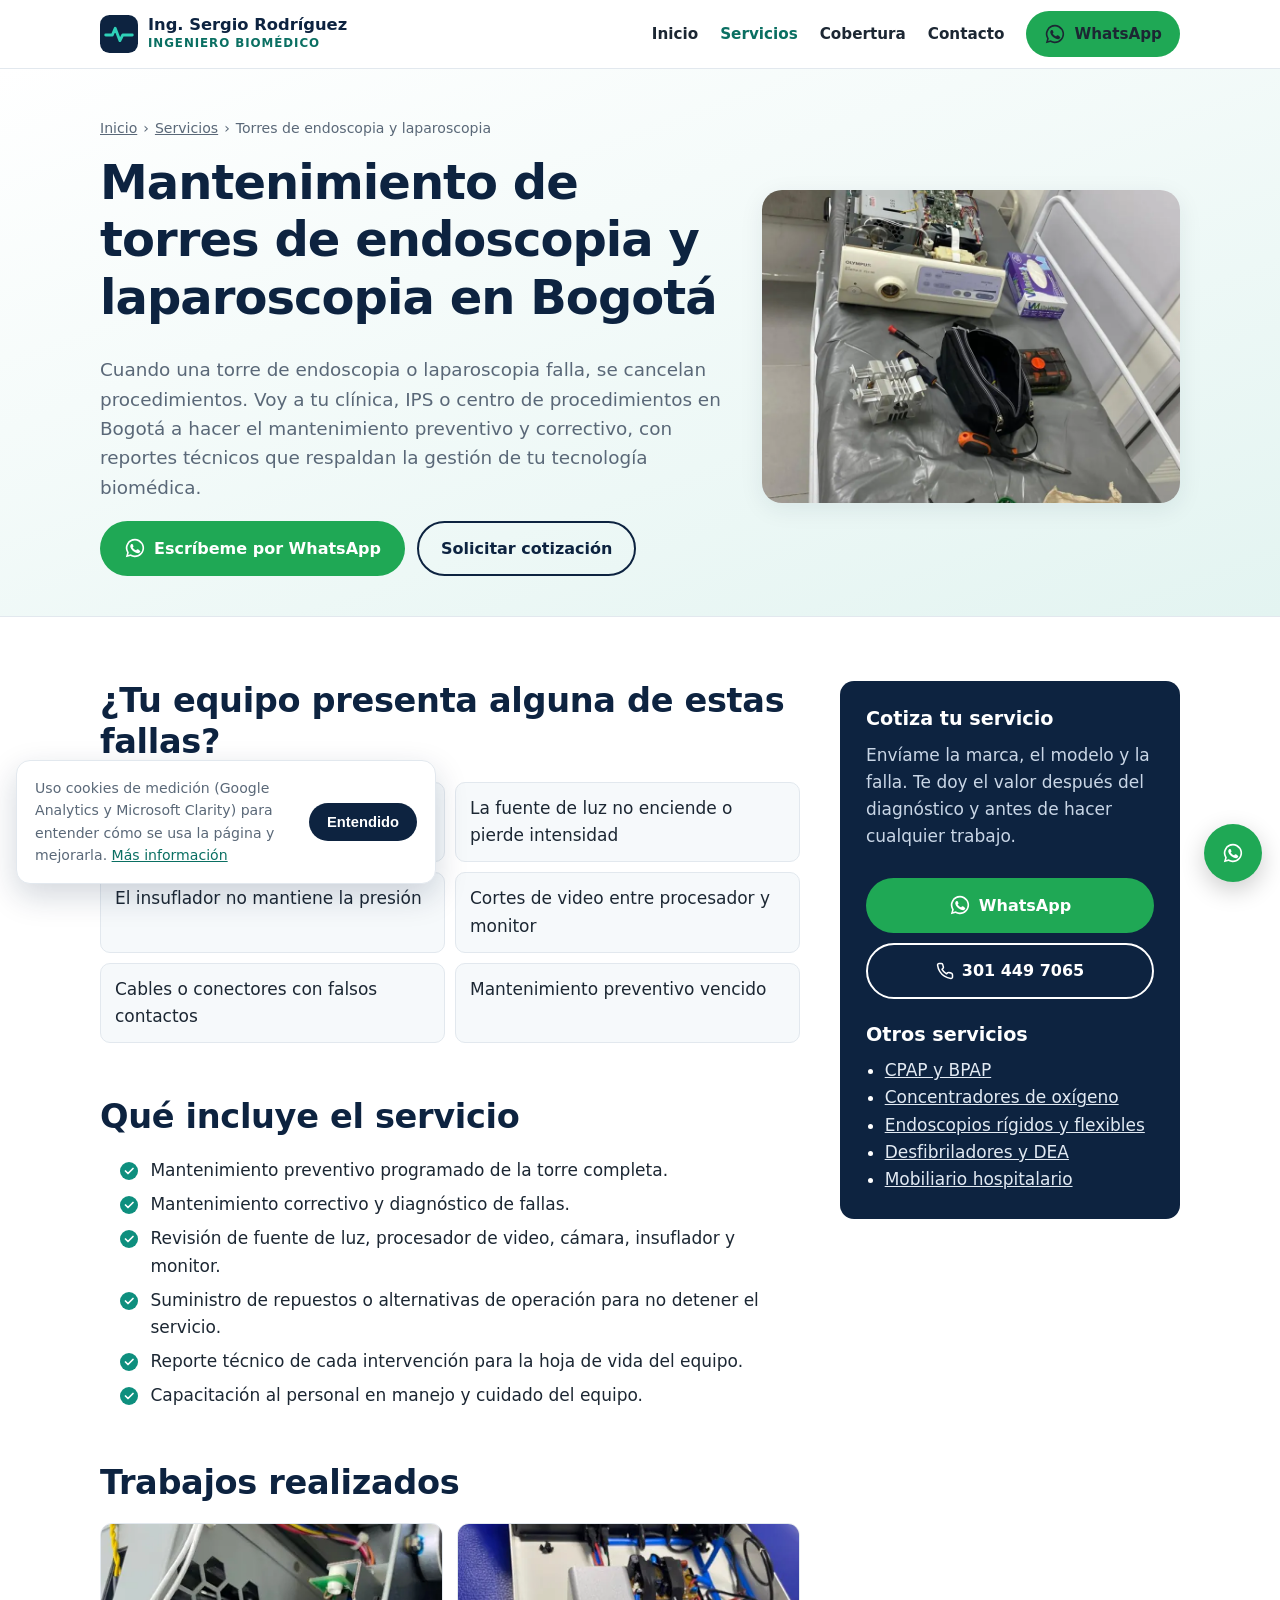
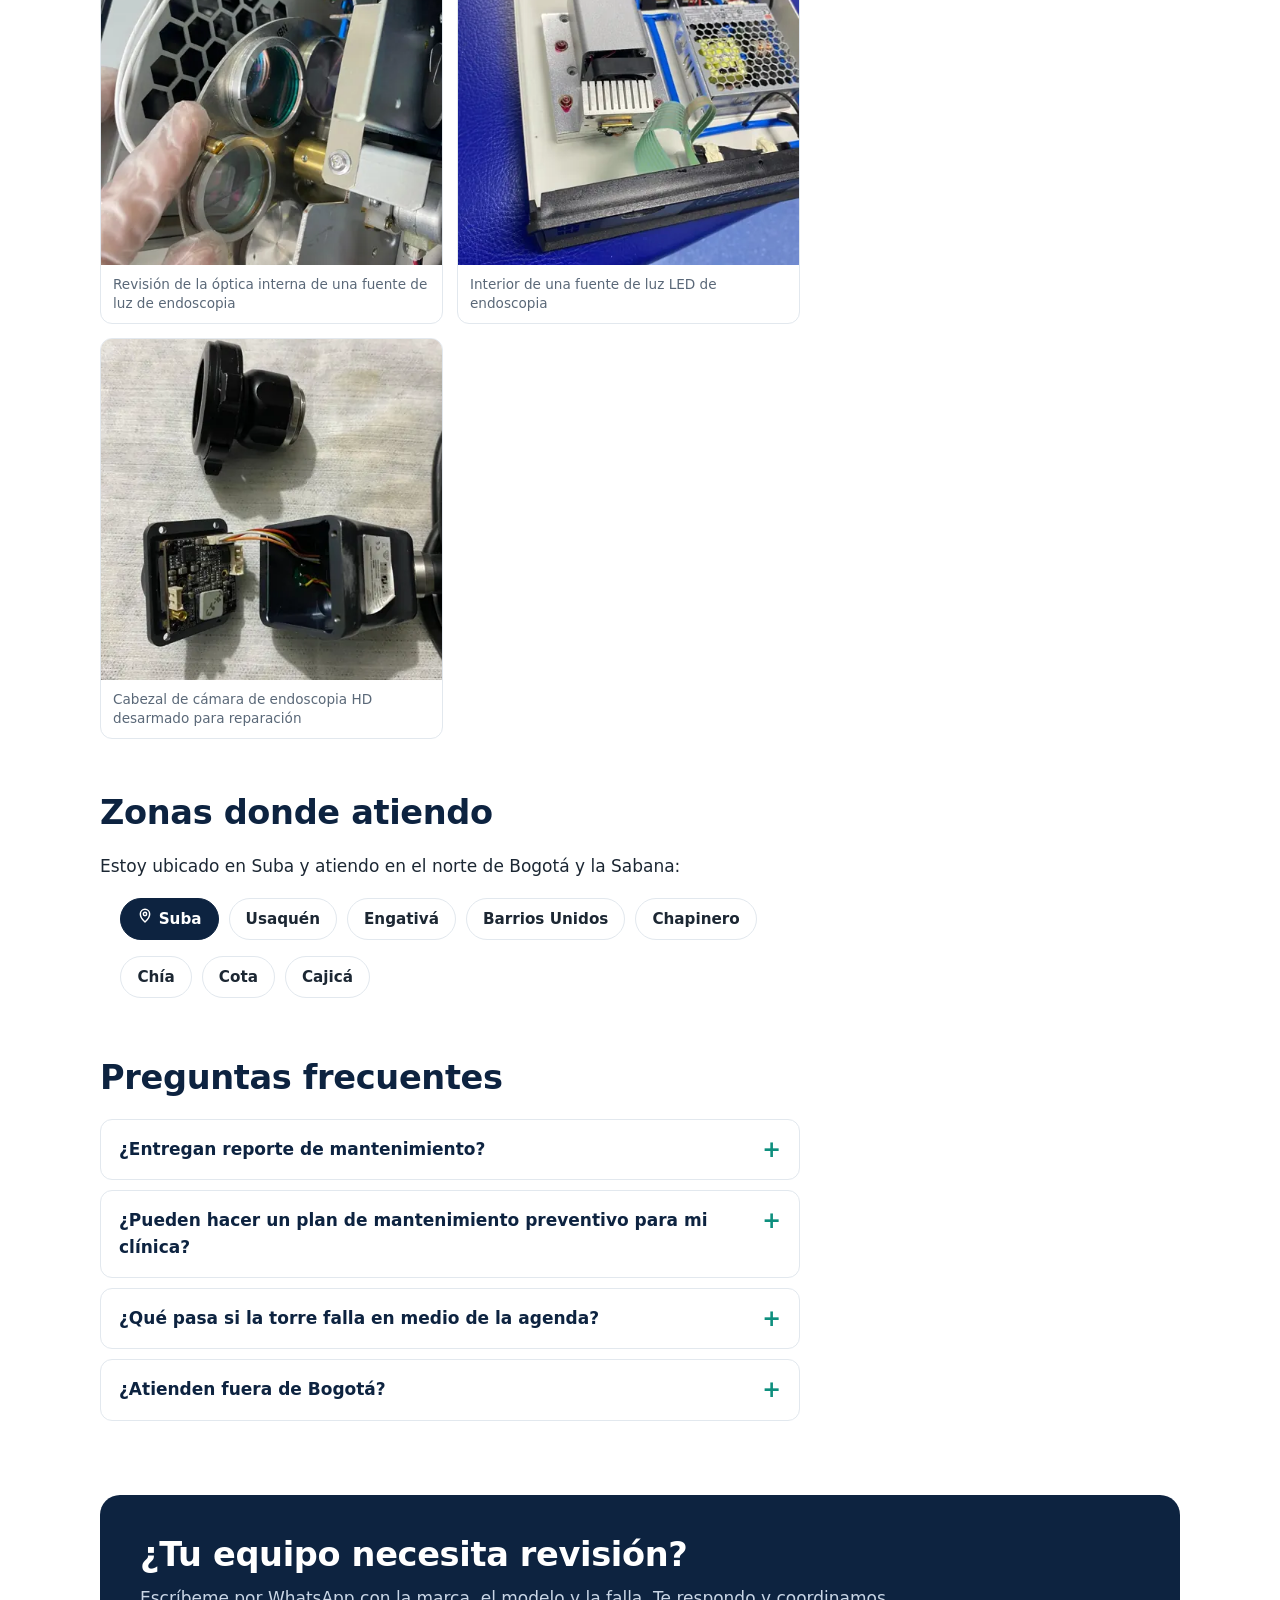
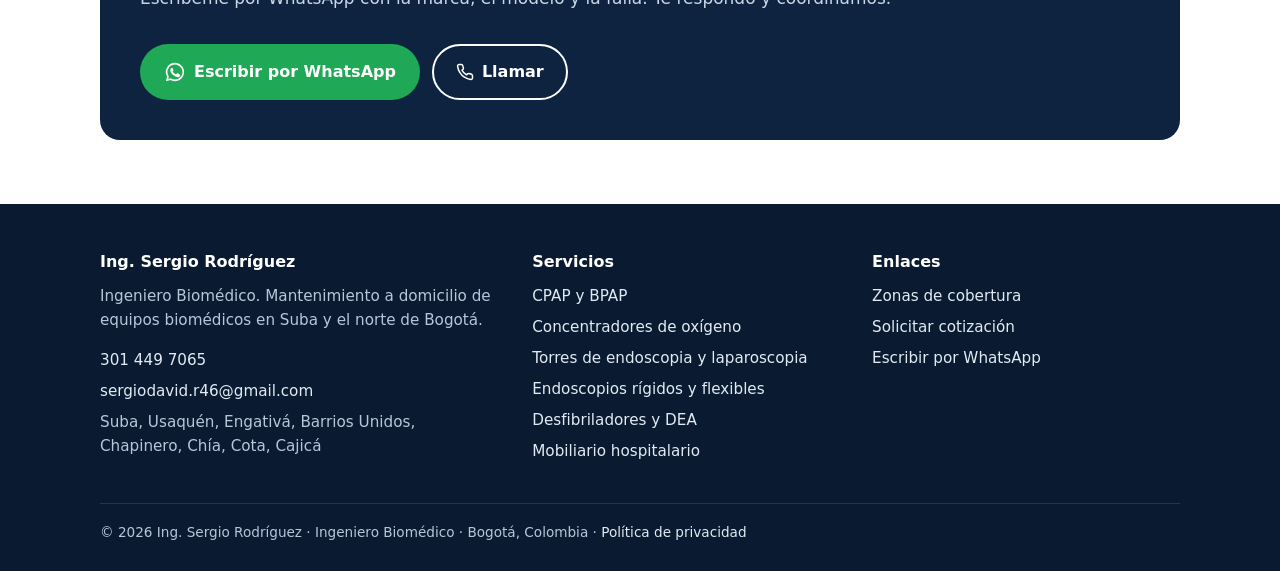
<file: servicios/mantenimiento-torres-endoscopia-laparoscopia-bogota/index.html>
<!doctype html>
<html lang="es-CO" data-base="/">
<head>
<meta charset="utf-8">
<script>(function(w,d,s,l,i){w[l]=w[l]||[];w[l].push({'gtm.start':new Date().getTime(),event:'gtm.js'});var f=d.getElementsByTagName(s)[0],j=d.createElement(s),dl=l!='dataLayer'?'&l='+l:'';j.async=true;j.src='https://www.googletagmanager.com/gtm.js?id='+i+dl;f.parentNode.insertBefore(j,f);})(window,document,'script','dataLayer','GTM-MMLL66W7');</script>
<script>(function(c,l,a,r,i,t,y){c[a]=c[a]||function(){(c[a].q=c[a].q||[]).push(arguments)};t=l.createElement(r);t.async=1;t.src="https://www.clarity.ms/tag/"+i;y=l.getElementsByTagName(r)[0];y.parentNode.insertBefore(t,y);})(window,document,"clarity","script","ziqutszzo0");</script>

<meta name="viewport" content="width=device-width, initial-scale=1">
<title>Mantenimiento de torres de endoscopia y laparoscopia en Bogotá</title>
<meta name="description" content="Mantenimiento preventivo y correctivo de torres de endoscopia y laparoscopia para clínicas e IPS en Bogotá: fuente de luz, video, insuflador. Ingeniero biomédico.">
<meta name="robots" content="index,follow">
<link rel="canonical" href="https://biomedico.alexmonroy.com/servicios/mantenimiento-torres-endoscopia-laparoscopia-bogota/">
<meta name="theme-color" content="#0d2340">
<meta property="og:type" content="website">
<meta property="og:locale" content="es_CO">
<meta property="og:site_name" content="Ing. Sergio Rodríguez">
<meta property="og:title" content="Mantenimiento de torres de endoscopia y laparoscopia en Bogotá">
<meta property="og:description" content="Mantenimiento preventivo y correctivo de torres de endoscopia y laparoscopia para clínicas e IPS en Bogotá: fuente de luz, video, insuflador. Ingeniero biomédico.">
<meta property="og:url" content="https://biomedico.alexmonroy.com/servicios/mantenimiento-torres-endoscopia-laparoscopia-bogota/">
<meta property="og:image" content="https://biomedico.alexmonroy.com/assets/og-image.png">
<meta name="twitter:card" content="summary_large_image">
<link rel="icon" href="/assets/favicon.svg" type="image/svg+xml">
<link rel="stylesheet" href="/assets/styles.css">
<script type="application/ld+json">{"@context": "https://schema.org", "@type": "ProfessionalService", "@id": "https://biomedico.alexmonroy.com/#negocio", "name": "Ing. Sergio Rodríguez — Ingeniero Biomédico", "description": "Mantenimiento preventivo, correctivo y predictivo de equipos biomédicos en Bogotá: CPAP, BPAP, concentradores de oxígeno, endoscopia, laparoscopia, desfibriladores y mobiliario hospitalario.", "url": "https://biomedico.alexmonroy.com/", "telephone": "+573014497065", "email": "sergiodavid.r46@gmail.com", "image": "https://biomedico.alexmonroy.com/assets/og-image.png", "address": {"@type": "PostalAddress", "addressLocality": "Bogotá", "addressRegion": "Bogotá D.C.", "addressCountry": "CO"}, "areaServed": [{"@type": "Place", "name": "Suba"}, {"@type": "Place", "name": "Usaquén"}, {"@type": "Place", "name": "Engativá"}, {"@type": "Place", "name": "Barrios Unidos"}, {"@type": "Place", "name": "Chapinero"}, {"@type": "Place", "name": "Chía"}, {"@type": "Place", "name": "Cota"}, {"@type": "Place", "name": "Cajicá"}], "founder": {"@type": "Person", "name": "Sergio Rodríguez", "jobTitle": "Ingeniero Biomédico"}, "knowsAbout": ["CPAP y BPAP", "Concentradores de oxígeno", "Torres de endoscopia y laparoscopia", "Endoscopios rígidos y flexibles", "Desfibriladores y DEA", "Mobiliario hospitalario"]}</script>
<script type="application/ld+json">{"@context": "https://schema.org", "@type": "Service", "name": "Mantenimiento de torres de endoscopia y laparoscopia en Bogotá", "serviceType": "Mantenimiento de Torres de endoscopia y laparoscopia", "description": "Mantenimiento preventivo y correctivo de torres de endoscopia y laparoscopia para clínicas e IPS en Bogotá: fuente de luz, video, insuflador. Ingeniero biomédico.", "provider": {"@id": "https://biomedico.alexmonroy.com/#negocio"}, "areaServed": [{"@type": "Place", "name": "Suba"}, {"@type": "Place", "name": "Usaquén"}, {"@type": "Place", "name": "Engativá"}, {"@type": "Place", "name": "Barrios Unidos"}, {"@type": "Place", "name": "Chapinero"}, {"@type": "Place", "name": "Chía"}, {"@type": "Place", "name": "Cota"}, {"@type": "Place", "name": "Cajicá"}], "url": "https://biomedico.alexmonroy.com/servicios/mantenimiento-torres-endoscopia-laparoscopia-bogota/"}</script>
<script type="application/ld+json">{"@context": "https://schema.org", "@type": "FAQPage", "mainEntity": [{"@type": "Question", "name": "¿Entregan reporte de mantenimiento?", "acceptedAnswer": {"@type": "Answer", "text": "Sí. Cada intervención queda documentada con un reporte técnico que puedes anexar a la hoja de vida del equipo dentro de tu programa de mantenimiento."}}, {"@type": "Question", "name": "¿Pueden hacer un plan de mantenimiento preventivo para mi clínica?", "acceptedAnswer": {"@type": "Answer", "text": "Sí. Revisamos tus equipos, definimos la frecuencia de mantenimiento y programamos las visitas para no interrumpir tu agenda de procedimientos."}}, {"@type": "Question", "name": "¿Qué pasa si la torre falla en medio de la agenda?", "acceptedAnswer": {"@type": "Answer", "text": "Escríbeme por WhatsApp con la falla. Hago el diagnóstico y, cuando es posible, propongo una alternativa de operación mientras se resuelve la reparación."}}, {"@type": "Question", "name": "¿Atienden fuera de Bogotá?", "acceptedAnswer": {"@type": "Answer", "text": "Atiendo Bogotá y municipios cercanos como Chía, Cota y Cajicá. Para otras zonas, escríbeme y lo revisamos."}}]}</script>
<script type="application/ld+json">{"@context": "https://schema.org", "@type": "BreadcrumbList", "itemListElement": [{"@type": "ListItem", "position": 1, "name": "Inicio", "item": "https://biomedico.alexmonroy.com/"}, {"@type": "ListItem", "position": 2, "name": "Servicios", "item": "https://biomedico.alexmonroy.com/servicios/"}, {"@type": "ListItem", "position": 3, "name": "Torres de endoscopia y laparoscopia", "item": "https://biomedico.alexmonroy.com/servicios/mantenimiento-torres-endoscopia-laparoscopia-bogota/"}]}</script>
</head>
<body>
<noscript><iframe src="https://www.googletagmanager.com/ns.html?id=GTM-MMLL66W7" height="0" width="0" style="display:none;visibility:hidden"></iframe></noscript>
<header class="site-header">
  <div class="container nav">
    <a class="brand" href="/" aria-label="Ing. Sergio Rodríguez, inicio"><svg class="brand-mark" viewBox="0 0 40 40" aria-hidden="true"><rect width="40" height="40" rx="10" fill="#0d2340"/><path d="M6 21h7l3-7 5 13 3-6h10" fill="none" stroke="#2fd1b8" stroke-width="3" stroke-linecap="round" stroke-linejoin="round"/></svg><div><strong>Ing. Sergio Rodríguez</strong><span>Ingeniero Biomédico</span></div></a>
    <button class="menu-toggle" aria-label="Abrir menú" aria-expanded="false"><svg width="22" height="22" viewBox="0 0 24 24" fill="none" stroke="currentColor" stroke-width="2" stroke-linecap="round"><path d="M4 7h16M4 12h16M4 17h16"/></svg></button>
    <ul class="nav-links"><li><a href="/">Inicio</a></li><li><a href="/servicios/" aria-current="page">Servicios</a></li><li><a href="/cobertura/">Cobertura</a></li><li><a href="/contacto/">Contacto</a></li><li class="nav-cta"><a class="btn btn-wa btn-sm" href="https://wa.me/573014497065?text=Hola%20Sergio%2C%20vi%20tu%20p%C3%A1gina%20web%20y%20necesito%20ayuda%20con%20un%20equipo." target="_blank" rel="noopener"><svg width="22" height="22" viewBox="0 0 24 24" fill="currentColor" aria-hidden="true"><path d="M12 2a10 10 0 0 0-8.6 15.1L2 22l5-1.3A10 10 0 1 0 12 2zm0 18.2a8.2 8.2 0 0 1-4.2-1.1l-.3-.2-3 .8.8-2.9-.2-.3A8.2 8.2 0 1 1 12 20.2zm4.5-6.1c-.2-.1-1.5-.7-1.7-.8-.2-.1-.4-.1-.6.1l-.8 1c-.1.2-.3.2-.5.1a6.7 6.7 0 0 1-3.3-2.9c-.3-.4.2-.4.7-1.3.1-.2 0-.3 0-.4l-.8-1.8c-.2-.5-.4-.4-.6-.4h-.5a1 1 0 0 0-.7.3 3 3 0 0 0-.9 2.2 5.2 5.2 0 0 0 1.1 2.8 11.9 11.9 0 0 0 4.6 4c1.7.7 2.3.8 3.2.6a2.7 2.7 0 0 0 1.8-1.2 2.2 2.2 0 0 0 .2-1.2c-.1-.1-.3-.2-.5-.3z"/></svg> WhatsApp</a></li></ul>
  </div>
</header>
<main>

<section class="page-hero">
  <div class="container page-hero-grid">
    <div>
    <nav class="breadcrumbs" aria-label="Ruta"><ol><li><a href="/">Inicio</a></li><li><a href="/servicios/">Servicios</a></li><li aria-current="page">Torres de endoscopia y laparoscopia</li></ol></nav>
    <h1>Mantenimiento de torres de endoscopia y laparoscopia en Bogotá</h1>
    <p class="lead">Cuando una torre de endoscopia o laparoscopia falla, se cancelan procedimientos. Voy a tu clínica, IPS o centro de procedimientos en Bogotá a hacer el mantenimiento preventivo y correctivo, con reportes técnicos que respaldan la gestión de tu tecnología biomédica.</p>
    <div class="btn-row"><a class="btn btn-wa" href="https://wa.me/573014497065?text=Hola%20Sergio%2C%20vi%20tu%20p%C3%A1gina%20y%20necesito%20ayuda%20con%20un%20equipo%3A%20Torres%20de%20endoscopia%20y%20laparoscopia." target="_blank" rel="noopener"><svg width="22" height="22" viewBox="0 0 24 24" fill="currentColor" aria-hidden="true"><path d="M12 2a10 10 0 0 0-8.6 15.1L2 22l5-1.3A10 10 0 1 0 12 2zm0 18.2a8.2 8.2 0 0 1-4.2-1.1l-.3-.2-3 .8.8-2.9-.2-.3A8.2 8.2 0 1 1 12 20.2zm4.5-6.1c-.2-.1-1.5-.7-1.7-.8-.2-.1-.4-.1-.6.1l-.8 1c-.1.2-.3.2-.5.1a6.7 6.7 0 0 1-3.3-2.9c-.3-.4.2-.4.7-1.3.1-.2 0-.3 0-.4l-.8-1.8c-.2-.5-.4-.4-.6-.4h-.5a1 1 0 0 0-.7.3 3 3 0 0 0-.9 2.2 5.2 5.2 0 0 0 1.1 2.8 11.9 11.9 0 0 0 4.6 4c1.7.7 2.3.8 3.2.6a2.7 2.7 0 0 0 1.8-1.2 2.2 2.2 0 0 0 .2-1.2c-.1-.1-.3-.2-.5-.3z"/></svg> Escríbeme por WhatsApp</a><a class="btn btn-ghost" href="/contacto/">Solicitar cotización</a></div>
    </div>
    <img class="hero-img photo" src="/assets/fotos/mantenimiento-fuente-de-luz-olympus.webp" alt="Mantenimiento de una fuente de luz Olympus de endoscopia en una clínica" width="1200" height="900" fetchpriority="high">
  </div>
</section>
<section class="section">
  <div class="container content-grid">
    <article class="prose">
      <h2>¿Tu equipo presenta alguna de estas fallas?</h2>
      <ul class="symptoms"><li>Imagen oscura, con ruido o colores alterados</li><li>La fuente de luz no enciende o pierde intensidad</li><li>El insuflador no mantiene la presión</li><li>Cortes de video entre procesador y monitor</li><li>Cables o conectores con falsos contactos</li><li>Mantenimiento preventivo vencido</li></ul>
      
      <h2>Qué incluye el servicio</h2>
      <ul class="check-list"><li>Mantenimiento preventivo programado de la torre completa.</li><li>Mantenimiento correctivo y diagnóstico de fallas.</li><li>Revisión de fuente de luz, procesador de video, cámara, insuflador y monitor.</li><li>Suministro de repuestos o alternativas de operación para no detener el servicio.</li><li>Reporte técnico de cada intervención para la hoja de vida del equipo.</li><li>Capacitación al personal en manejo y cuidado del equipo.</li></ul>
      <h2>Trabajos realizados</h2><div class="gallery"><figure><a href="/assets/fotos/optica-fuente-de-luz-endoscopia.webp" target="_blank" rel="noopener"><img src="/assets/fotos/optica-fuente-de-luz-endoscopia-600.webp" alt="Revisión de la óptica interna de una fuente de luz de endoscopia" loading="lazy" width="600" height="600"></a><figcaption>Revisión de la óptica interna de una fuente de luz de endoscopia</figcaption></figure><figure><a href="/assets/fotos/fuente-de-luz-led-endoscopia-interior.webp" target="_blank" rel="noopener"><img src="/assets/fotos/fuente-de-luz-led-endoscopia-interior-600.webp" alt="Interior de una fuente de luz LED de endoscopia" loading="lazy" width="600" height="600"></a><figcaption>Interior de una fuente de luz LED de endoscopia</figcaption></figure><figure><a href="/assets/fotos/camara-endoscopia-hd-desarmada.webp" target="_blank" rel="noopener"><img src="/assets/fotos/camara-endoscopia-hd-desarmada-600.webp" alt="Cabezal de cámara de endoscopia HD desarmado para reparación" loading="lazy" width="600" height="600"></a><figcaption>Cabezal de cámara de endoscopia HD desarmado para reparación</figcaption></figure></div>
      <h2>Zonas donde atiendo</h2>
      <p>Estoy ubicado en Suba y atiendo en el norte de Bogotá y la Sabana:</p>
      <ul class="zones"><li class="main"><svg width="16" height="16" viewBox="0 0 24 24" fill="none" stroke="currentColor" stroke-width="2.2" stroke-linecap="round" stroke-linejoin="round"><path d="M12 21s-7-6.2-7-12a7 7 0 0 1 14 0c0 5.8-7 12-7 12z"/><circle cx="12" cy="9" r="2.5"/></svg> Suba</li><li>Usaquén</li><li>Engativá</li><li>Barrios Unidos</li><li>Chapinero</li><li>Chía</li><li>Cota</li><li>Cajicá</li></ul>
      <h2>Preguntas frecuentes</h2>
      <div class="faq"><details><summary>¿Entregan reporte de mantenimiento?</summary><p>Sí. Cada intervención queda documentada con un reporte técnico que puedes anexar a la hoja de vida del equipo dentro de tu programa de mantenimiento.</p></details><details><summary>¿Pueden hacer un plan de mantenimiento preventivo para mi clínica?</summary><p>Sí. Revisamos tus equipos, definimos la frecuencia de mantenimiento y programamos las visitas para no interrumpir tu agenda de procedimientos.</p></details><details><summary>¿Qué pasa si la torre falla en medio de la agenda?</summary><p>Escríbeme por WhatsApp con la falla. Hago el diagnóstico y, cuando es posible, propongo una alternativa de operación mientras se resuelve la reparación.</p></details><details><summary>¿Atienden fuera de Bogotá?</summary><p>Atiendo Bogotá y municipios cercanos como Chía, Cota y Cajicá. Para otras zonas, escríbeme y lo revisamos.</p></details></div>
    </article>
    <aside class="aside-card">
      <h3>Cotiza tu servicio</h3>
      <p>Envíame la marca, el modelo y la falla. Te doy el valor después del diagnóstico y antes de hacer cualquier trabajo.</p>
      <a class="btn btn-wa" href="https://wa.me/573014497065?text=Hola%20Sergio%2C%20vi%20tu%20p%C3%A1gina%20y%20necesito%20ayuda%20con%20un%20equipo%3A%20Torres%20de%20endoscopia%20y%20laparoscopia." target="_blank" rel="noopener"><svg width="22" height="22" viewBox="0 0 24 24" fill="currentColor" aria-hidden="true"><path d="M12 2a10 10 0 0 0-8.6 15.1L2 22l5-1.3A10 10 0 1 0 12 2zm0 18.2a8.2 8.2 0 0 1-4.2-1.1l-.3-.2-3 .8.8-2.9-.2-.3A8.2 8.2 0 1 1 12 20.2zm4.5-6.1c-.2-.1-1.5-.7-1.7-.8-.2-.1-.4-.1-.6.1l-.8 1c-.1.2-.3.2-.5.1a6.7 6.7 0 0 1-3.3-2.9c-.3-.4.2-.4.7-1.3.1-.2 0-.3 0-.4l-.8-1.8c-.2-.5-.4-.4-.6-.4h-.5a1 1 0 0 0-.7.3 3 3 0 0 0-.9 2.2 5.2 5.2 0 0 0 1.1 2.8 11.9 11.9 0 0 0 4.6 4c1.7.7 2.3.8 3.2.6a2.7 2.7 0 0 0 1.8-1.2 2.2 2.2 0 0 0 .2-1.2c-.1-.1-.3-.2-.5-.3z"/></svg> WhatsApp</a>
      <a class="btn btn-ghost" href="tel:+573014497065"><svg width="18" height="18" viewBox="0 0 24 24" fill="none" stroke="currentColor" stroke-width="2" stroke-linecap="round" stroke-linejoin="round"><path d="M22 16.9v3a2 2 0 0 1-2.2 2 19.8 19.8 0 0 1-8.6-3.1 19.5 19.5 0 0 1-6-6A19.8 19.8 0 0 1 2.1 4.2 2 2 0 0 1 4.1 2h3a2 2 0 0 1 2 1.7c.1.9.4 1.8.7 2.7a2 2 0 0 1-.5 2.1L8 9.8a16 16 0 0 0 6 6l1.3-1.3a2 2 0 0 1 2.1-.4c.9.3 1.8.6 2.7.7a2 2 0 0 1 1.7 2z"/></svg> 301 449 7065</a>
      <h3 style="margin-top:24px">Otros servicios</h3>
      <ul style="padding-left:1.1em;margin:0"><li><a style="color:#e2eaf3" href="/servicios/mantenimiento-cpap-bpap-bogota/">CPAP y BPAP</a></li><li><a style="color:#e2eaf3" href="/servicios/mantenimiento-concentradores-oxigeno-bogota/">Concentradores de oxígeno</a></li><li><a style="color:#e2eaf3" href="/servicios/mantenimiento-endoscopios-rigidos-flexibles-bogota/">Endoscopios rígidos y flexibles</a></li><li><a style="color:#e2eaf3" href="/servicios/mantenimiento-desfibriladores-bogota/">Desfibriladores y DEA</a></li><li><a style="color:#e2eaf3" href="/servicios/mantenimiento-mobiliario-hospitalario-bogota/">Mobiliario hospitalario</a></li></ul>
    </aside>
  </div>
</section>
<section class="section" style="padding-top:0"><div class="container"><div class="cta-band">
  <div><h2>¿Tu equipo necesita revisión?</h2><p>Escríbeme por WhatsApp con la marca, el modelo y la falla. Te respondo y coordinamos.</p></div>
  <div class="btn-row"><a class="btn btn-wa" href="https://wa.me/573014497065?text=Hola%20Sergio%2C%20vi%20tu%20p%C3%A1gina%20web%20y%20necesito%20ayuda%20con%20un%20equipo." target="_blank" rel="noopener"><svg width="22" height="22" viewBox="0 0 24 24" fill="currentColor" aria-hidden="true"><path d="M12 2a10 10 0 0 0-8.6 15.1L2 22l5-1.3A10 10 0 1 0 12 2zm0 18.2a8.2 8.2 0 0 1-4.2-1.1l-.3-.2-3 .8.8-2.9-.2-.3A8.2 8.2 0 1 1 12 20.2zm4.5-6.1c-.2-.1-1.5-.7-1.7-.8-.2-.1-.4-.1-.6.1l-.8 1c-.1.2-.3.2-.5.1a6.7 6.7 0 0 1-3.3-2.9c-.3-.4.2-.4.7-1.3.1-.2 0-.3 0-.4l-.8-1.8c-.2-.5-.4-.4-.6-.4h-.5a1 1 0 0 0-.7.3 3 3 0 0 0-.9 2.2 5.2 5.2 0 0 0 1.1 2.8 11.9 11.9 0 0 0 4.6 4c1.7.7 2.3.8 3.2.6a2.7 2.7 0 0 0 1.8-1.2 2.2 2.2 0 0 0 .2-1.2c-.1-.1-.3-.2-.5-.3z"/></svg> Escribir por WhatsApp</a><a class="btn btn-ghost" style="border-color:#fff;color:#fff" href="tel:+573014497065"><svg width="18" height="18" viewBox="0 0 24 24" fill="none" stroke="currentColor" stroke-width="2" stroke-linecap="round" stroke-linejoin="round"><path d="M22 16.9v3a2 2 0 0 1-2.2 2 19.8 19.8 0 0 1-8.6-3.1 19.5 19.5 0 0 1-6-6A19.8 19.8 0 0 1 2.1 4.2 2 2 0 0 1 4.1 2h3a2 2 0 0 1 2 1.7c.1.9.4 1.8.7 2.7a2 2 0 0 1-.5 2.1L8 9.8a16 16 0 0 0 6 6l1.3-1.3a2 2 0 0 1 2.1-.4c.9.3 1.8.6 2.7.7a2 2 0 0 1 1.7 2z"/></svg> Llamar</a></div>
</div></div></section>

</main>
<footer class="site-footer">
  <div class="container">
    <div class="footer-grid">
      <div>
        <h3>Ing. Sergio Rodríguez</h3>
        <p>Ingeniero Biomédico. Mantenimiento a domicilio de equipos biomédicos en Suba y el norte de Bogotá.</p>
        <ul>
          <li><a href="tel:+573014497065">301 449 7065</a></li>
          <li><a href="mailto:sergiodavid.r46@gmail.com">sergiodavid.r46@gmail.com</a></li>
          <li>Suba, Usaquén, Engativá, Barrios Unidos, Chapinero, Chía, Cota, Cajicá</li>
        </ul>
      </div>
      <div><h3>Servicios</h3><ul><li><a href="/servicios/mantenimiento-cpap-bpap-bogota/">CPAP y BPAP</a></li><li><a href="/servicios/mantenimiento-concentradores-oxigeno-bogota/">Concentradores de oxígeno</a></li><li><a href="/servicios/mantenimiento-torres-endoscopia-laparoscopia-bogota/">Torres de endoscopia y laparoscopia</a></li><li><a href="/servicios/mantenimiento-endoscopios-rigidos-flexibles-bogota/">Endoscopios rígidos y flexibles</a></li><li><a href="/servicios/mantenimiento-desfibriladores-bogota/">Desfibriladores y DEA</a></li><li><a href="/servicios/mantenimiento-mobiliario-hospitalario-bogota/">Mobiliario hospitalario</a></li></ul></div>
      <div><h3>Enlaces</h3><ul>
        <li><a href="/cobertura/">Zonas de cobertura</a></li>
        <li><a href="/contacto/">Solicitar cotización</a></li>
        <li><a href="https://wa.me/573014497065?text=Hola%20Sergio%2C%20vi%20tu%20p%C3%A1gina%20web%20y%20necesito%20ayuda%20con%20un%20equipo." target="_blank" rel="noopener">Escribir por WhatsApp</a></li>
      </ul></div>
    </div>
    <div class="footer-bottom">© 2026 Ing. Sergio Rodríguez · Ingeniero Biomédico · Bogotá, Colombia · <a href="/privacidad/">Política de privacidad</a></div>
  </div>
</footer>
<div class="cookie-note" hidden><p>Uso cookies de medición (Google Analytics y Microsoft Clarity) para entender cómo se usa la página y mejorarla. <a href="/privacidad/#cookies">Más información</a></p><button type="button" class="btn btn-primary btn-sm">Entendido</button></div>
<a class="wa-float" href="https://wa.me/573014497065?text=Hola%20Sergio%2C%20vi%20tu%20p%C3%A1gina%20web%20y%20necesito%20ayuda%20con%20un%20equipo." target="_blank" rel="noopener" aria-label="Escribir por WhatsApp"><svg width="22" height="22" viewBox="0 0 24 24" fill="currentColor" aria-hidden="true"><path d="M12 2a10 10 0 0 0-8.6 15.1L2 22l5-1.3A10 10 0 1 0 12 2zm0 18.2a8.2 8.2 0 0 1-4.2-1.1l-.3-.2-3 .8.8-2.9-.2-.3A8.2 8.2 0 1 1 12 20.2zm4.5-6.1c-.2-.1-1.5-.7-1.7-.8-.2-.1-.4-.1-.6.1l-.8 1c-.1.2-.3.2-.5.1a6.7 6.7 0 0 1-3.3-2.9c-.3-.4.2-.4.7-1.3.1-.2 0-.3 0-.4l-.8-1.8c-.2-.5-.4-.4-.6-.4h-.5a1 1 0 0 0-.7.3 3 3 0 0 0-.9 2.2 5.2 5.2 0 0 0 1.1 2.8 11.9 11.9 0 0 0 4.6 4c1.7.7 2.3.8 3.2.6a2.7 2.7 0 0 0 1.8-1.2 2.2 2.2 0 0 0 .2-1.2c-.1-.1-.3-.2-.5-.3z"/></svg></a>
<script src="/assets/phone-input.js" defer></script>
<script src="/assets/main.js" defer></script>
</body>
</html>
</file>
<file: assets/styles.css>
:root {
  --navy: #0d2340;
  --navy-2: #16345c;
  --teal: #0e8f7e;
  --teal-dark: #0a6f62;
  --teal-soft: #e3f4f1;
  --ink: #1c2733;
  --muted: #5a6878;
  --line: #e2e8ee;
  --bg: #f6f9fb;
  --white: #ffffff;
  --wa: #1fa855;
  --radius: 14px;
  --shadow: 0 6px 24px rgba(13, 35, 64, 0.08);
  --max: 1120px;
}

* { box-sizing: border-box; }
html { scroll-behavior: smooth; }
body {
  margin: 0;
  font-family: system-ui, -apple-system, "Segoe UI", Roboto, "Helvetica Neue", Arial, sans-serif;
  color: var(--ink);
  background: var(--white);
  line-height: 1.6;
  font-size: 17px;
}
img, svg { max-width: 100%; }
a { color: var(--teal-dark); }
a:hover { color: var(--navy); }
h1, h2, h3 { color: var(--navy); line-height: 1.2; margin: 0 0 .6em; }
h1 { font-size: clamp(1.9rem, 4.5vw, 3rem); letter-spacing: -.02em; }
h2 { font-size: clamp(1.5rem, 3vw, 2.1rem); letter-spacing: -.01em; }
h3 { font-size: 1.2rem; }
p { margin: 0 0 1em; }

.container { max-width: var(--max); margin: 0 auto; padding: 0 20px; }
.section { padding: 64px 0; }
.section.alt { background: var(--bg); }
.eyebrow {
  display: inline-block; font-size: .8rem; font-weight: 700; letter-spacing: .12em;
  text-transform: uppercase; color: var(--teal-dark); margin-bottom: .8em;
}
.lead { font-size: 1.15rem; color: var(--muted); max-width: 62ch; }
.center { text-align: center; }
.center .lead { margin-left: auto; margin-right: auto; }

/* Header */
.site-header {
  position: sticky; top: 0; z-index: 50; background: rgba(255,255,255,.96);
  backdrop-filter: blur(6px); border-bottom: 1px solid var(--line);
}
.nav { display: flex; align-items: center; justify-content: space-between; height: 68px; gap: 16px; }
.brand { display: flex; align-items: center; gap: 10px; text-decoration: none; color: var(--navy); }
.brand-mark { width: 38px; height: 38px; flex: none; }
.brand strong { display: block; font-size: 1.02rem; line-height: 1.1; }
.brand span { display: block; font-size: .74rem; color: var(--teal-dark); font-weight: 700; letter-spacing: .08em; text-transform: uppercase; }
.nav-links { display: flex; gap: 22px; align-items: center; list-style: none; margin: 0; padding: 0; }
.nav-links a { text-decoration: none; color: var(--ink); font-weight: 600; font-size: .95rem; }
.nav-links a:hover, .nav-links a[aria-current="page"] { color: var(--teal-dark); }
.menu-toggle { display: none; background: none; border: 1px solid var(--line); border-radius: 10px; padding: 8px 10px; cursor: pointer; }
.menu-toggle svg { display: block; }

/* Buttons */
.btn {
  display: inline-flex; align-items: center; gap: 8px; padding: 13px 22px; border-radius: 999px;
  font-weight: 700; text-decoration: none; border: 2px solid transparent; font-size: 1rem; cursor: pointer;
  transition: transform .15s ease, background .15s ease;
}
.btn:hover { transform: translateY(-1px); }
.btn-wa { background: var(--wa); color: #fff; }
.btn-wa:hover { background: #178f47; color: #fff; }
.btn-primary { background: var(--navy); color: #fff; }
.btn-primary:hover { background: var(--navy-2); color: #fff; }
.btn-ghost { border-color: var(--navy); color: var(--navy); background: transparent; }
.btn-ghost:hover { background: var(--navy); color: #fff; }
.btn-sm { padding: 9px 16px; font-size: .92rem; }
.btn-row { display: flex; flex-wrap: wrap; gap: 12px; margin-top: 8px; }

/* Hero */
.hero { position: relative; overflow: hidden; background: linear-gradient(160deg, #ffffff 0%, var(--teal-soft) 100%); padding: 72px 0 64px; }
.hero-grid { display: grid; grid-template-columns: 1.15fr .85fr; gap: 40px; align-items: center; }
.hero .lead { margin-bottom: 1.4em; }
.hero-card {
  background: var(--white); border-radius: 20px; box-shadow: var(--shadow); padding: 26px;
  border: 1px solid var(--line);
}
.hero-card h2 { font-size: 1.1rem; margin-bottom: .8em; }
.pulse { width: 100%; height: 56px; margin-bottom: 10px; }
.pulse path { stroke: var(--teal); stroke-width: 3; fill: none; stroke-dasharray: 600; stroke-dashoffset: 600; animation: draw 2.6s ease-out forwards; }
@keyframes draw { to { stroke-dashoffset: 0; } }
@media (prefers-reduced-motion: reduce) { .pulse path { animation: none; stroke-dashoffset: 0; } }
.check-list { list-style: none; padding: 0; margin: 0; }
.check-list li { position: relative; padding-left: 30px; margin-bottom: .55em; }
.check-list li::before {
  content: ""; position: absolute; left: 0; top: .3em; width: 18px; height: 18px; border-radius: 50%;
  background: var(--teal) url("data:image/svg+xml,%3Csvg xmlns='http://www.w3.org/2000/svg' viewBox='0 0 24 24' fill='none' stroke='white' stroke-width='3.5' stroke-linecap='round' stroke-linejoin='round'%3E%3Cpath d='M5 12l5 5L20 7'/%3E%3C/svg%3E") center/12px no-repeat;
}
.trust-row { display: flex; flex-wrap: wrap; gap: 10px 22px; margin-top: 22px; color: var(--muted); font-size: .92rem; }
.trust-row span { display: inline-flex; align-items: center; gap: 6px; }
.trust-row svg { color: var(--teal); }

/* Page hero (inner) */
.page-hero { background: linear-gradient(160deg, #ffffff 0%, var(--teal-soft) 100%); padding: 48px 0 40px; border-bottom: 1px solid var(--line); }
.breadcrumbs { font-size: .88rem; color: var(--muted); margin-bottom: 14px; }
.breadcrumbs a { color: var(--muted); }
.breadcrumbs ol { list-style: none; padding: 0; margin: 0; display: flex; flex-wrap: wrap; gap: 6px; }
.breadcrumbs li + li::before { content: "›"; margin-right: 6px; }

/* Cards */
.grid { display: grid; gap: 20px; }
.grid-2 { grid-template-columns: repeat(2, 1fr); }
.grid-3 { grid-template-columns: repeat(3, 1fr); }
.card {
  background: var(--white); border: 1px solid var(--line); border-radius: var(--radius); padding: 24px;
  box-shadow: 0 1px 0 rgba(13,35,64,.03);
}
a.card { text-decoration: none; color: inherit; display: block; transition: box-shadow .15s ease, transform .15s ease, border-color .15s ease; }
a.card:hover { box-shadow: var(--shadow); transform: translateY(-2px); border-color: #c9dbe6; color: inherit; }
.card .icon { width: 46px; height: 46px; border-radius: 12px; background: var(--teal-soft); color: var(--teal-dark); display: grid; place-items: center; margin-bottom: 14px; }
.card p { color: var(--muted); margin-bottom: .6em; }
.card .more { font-weight: 700; color: var(--teal-dark); font-size: .95rem; }
.audience { border-top: 4px solid var(--teal); }
.audience.b2b { border-top-color: var(--navy); }
.tag { display: inline-block; font-size: .78rem; font-weight: 700; padding: 3px 10px; border-radius: 999px; background: var(--teal-soft); color: var(--teal-dark); margin-bottom: 10px; }
.audience.b2b .tag { background: #e6ecf5; color: var(--navy); }

/* Steps */
.steps { counter-reset: step; display: grid; grid-template-columns: repeat(3, 1fr); gap: 20px; list-style: none; padding: 0; margin: 0; }
.steps li { counter-increment: step; background: var(--white); border: 1px solid var(--line); border-radius: var(--radius); padding: 24px; }
.steps li::before {
  content: counter(step); display: grid; place-items: center; width: 38px; height: 38px; border-radius: 50%;
  background: var(--navy); color: #fff; font-weight: 800; margin-bottom: 12px;
}
.steps p { color: var(--muted); margin: 0; }

/* Content */
.content-grid { display: grid; grid-template-columns: 1fr 340px; gap: 40px; align-items: start; }
.prose h2 { margin-top: 1.6em; }
.prose h2:first-child { margin-top: 0; }
.prose ul { padding-left: 1.2em; }
.prose li { margin-bottom: .4em; }
.aside-card { position: sticky; top: 92px; background: var(--navy); color: #fff; border-radius: var(--radius); padding: 26px; }
.aside-card h2, .aside-card h3 { color: #fff; }
.aside-card p { color: #c9d6e6; }
.aside-card .btn { width: 100%; justify-content: center; margin-top: 10px; }
.aside-card .btn-ghost { border-color: #fff; color: #fff; }
.aside-card .btn-ghost:hover { background: #fff; color: var(--navy); }
.notice { background: #fff8e6; border: 1px solid #f1dca4; border-radius: 12px; padding: 16px 18px; margin: 1.4em 0; }
.notice strong { color: #7a5a00; }
.symptoms { display: grid; grid-template-columns: repeat(2, 1fr); gap: 10px; list-style: none; padding: 0 !important; }
.symptoms li { background: var(--bg); border: 1px solid var(--line); border-radius: 10px; padding: 12px 14px; margin: 0 !important; }

/* FAQ */
.faq details { border: 1px solid var(--line); border-radius: 12px; padding: 0 18px; margin-bottom: 10px; background: var(--white); }
.faq summary { cursor: pointer; font-weight: 700; color: var(--navy); padding: 16px 0; list-style: none; position: relative; padding-right: 28px; }
.faq summary::-webkit-details-marker { display: none; }
.faq summary::after { content: "+"; position: absolute; right: 0; top: 12px; font-size: 1.4rem; color: var(--teal); }
.faq details[open] summary::after { content: "–"; }
.faq details p { color: var(--muted); }

/* Zones */
.zones { display: flex; flex-wrap: wrap; gap: 10px; list-style: none; padding: 0; margin: 0; }
.zones li { background: var(--white); border: 1px solid var(--line); border-radius: 999px; padding: 8px 16px; font-weight: 600; font-size: .95rem; }
.zones li.main { background: var(--navy); color: #fff; border-color: var(--navy); }

/* CTA band */
.cta-band { background: var(--navy); color: #fff; border-radius: 20px; padding: 40px; display: flex; flex-wrap: wrap; align-items: center; justify-content: space-between; gap: 24px; }
.cta-band h2 { color: #fff; margin-bottom: .3em; }
.cta-band p { color: #c9d6e6; margin: 0; }

/* Form */
.form { display: grid; gap: 14px; }
.form .row { display: grid; grid-template-columns: 1fr 1fr; gap: 14px; }
.form label { display: block; font-weight: 600; font-size: .92rem; margin-bottom: 6px; color: var(--navy); }
.form input, .form select, .form textarea {
  width: 100%; padding: 12px 14px; border: 1px solid #cbd6e0; border-radius: 10px; font: inherit; background: #fff; color: var(--ink);
}
.form input:focus, .form select:focus, .form textarea:focus { outline: 3px solid rgba(14,143,126,.25); border-color: var(--teal); }
.form textarea { min-height: 120px; resize: vertical; }
.form .hp { position: absolute; left: -9999px; }
.form-note { font-size: .85rem; color: var(--muted); }
.form-status { font-weight: 600; }
.form-status.ok { color: var(--teal-dark); }
.form-status.err { color: #b42318; }

/* Footer */
.site-footer { background: #0a1b31; color: #b8c6d8; padding: 48px 0 28px; margin-top: 0; font-size: .95rem; }
.site-footer a { color: #e2eaf3; text-decoration: none; }
.site-footer a:hover { color: #fff; text-decoration: underline; }
.footer-grid { display: grid; grid-template-columns: 1.3fr 1fr 1fr; gap: 32px; }
.site-footer h3 { color: #fff; font-size: 1rem; margin-bottom: .8em; }
.site-footer ul { list-style: none; padding: 0; margin: 0; }
.site-footer li { margin-bottom: .45em; }
.footer-bottom { border-top: 1px solid #1f3554; margin-top: 32px; padding-top: 18px; font-size: .85rem; }

/* Floating WhatsApp */
.wa-float {
  position: fixed; right: 18px; bottom: 18px; z-index: 60; width: 58px; height: 58px; border-radius: 50%;
  background: var(--wa); color: #fff; display: grid; place-items: center; box-shadow: 0 8px 24px rgba(0,0,0,.2);
}
.wa-float:hover { color: #fff; background: #178f47; }

/* Responsive */
@media (max-width: 900px) {
  .hero-grid, .content-grid { grid-template-columns: 1fr; }
  .aside-card { position: static; }
  .grid-3, .steps { grid-template-columns: 1fr 1fr; }
  .footer-grid { grid-template-columns: 1fr 1fr; }
}
@media (max-width: 760px) {
  .menu-toggle { display: block; }
  .nav-links {
    display: none; position: absolute; top: 68px; left: 0; right: 0; background: #fff; flex-direction: column;
    align-items: stretch; gap: 0; border-bottom: 1px solid var(--line); padding: 8px 20px 16px;
  }
  .nav-links.open { display: flex; }
  .nav-links li a { display: block; padding: 12px 0; border-bottom: 1px solid var(--line); }
  .nav-links li:last-child a { border-bottom: 0; }
  .nav-cta { display: none; }
}
@media (max-width: 600px) {
  body { font-size: 16px; }
  .section { padding: 48px 0; }
  .grid-2, .grid-3, .steps, .symptoms, .form .row, .footer-grid { grid-template-columns: 1fr; }
  .cta-band { padding: 28px; }
  .hero { padding: 48px 0; }
}

/* Campo de teléfono con selector de país */
.phone-field { position: relative; }
.pf-box {
  display: flex; align-items: stretch; border: 1.5px solid #cbd6e0; border-radius: 12px; background: #fff;
  transition: border-color .15s ease, box-shadow .15s ease;
}
.phone-field.is-focus .pf-box, .phone-field.is-open .pf-box { border-color: #5b7fb5; box-shadow: 0 0 0 3px rgba(91,127,181,.15); }
.pf-country {
  display: flex; align-items: center; gap: 6px; padding: 0 14px; background: #f1f4f8; border: 0;
  border-right: 1px solid #e2e8ee; border-radius: 11px 0 0 11px; cursor: pointer; color: var(--ink);
}
.pf-country:focus-visible { outline: 3px solid rgba(14,143,126,.35); outline-offset: -3px; }
.pf-chev { transition: transform .15s ease; }
.phone-field.is-open .pf-chev { transform: rotate(180deg); }
.pf-flag { width: 22px; height: 16px; border-radius: 2px; object-fit: cover; box-shadow: 0 0 0 1px rgba(0,0,0,.08); flex: none; }
.pf-main { flex: 1; display: block; padding: 8px 14px 9px; margin: 0 !important; cursor: text; min-width: 0; }
.pf-label { display: block; font-size: .74rem; font-weight: 500; color: var(--muted); line-height: 1.2; }
.pf-line { display: flex; align-items: center; gap: 6px; }
.pf-dial { color: var(--ink); font-weight: 500; }
.form .pf-main input { border: 0; padding: 2px 0 0; outline: none; box-shadow: none; font-weight: 600; background: transparent; min-width: 0; }
.form .pf-main input:focus { outline: none; }
.pf-panel {
  position: absolute; left: 0; right: 0; top: calc(100% + 6px); z-index: 30; background: #fff;
  border: 1px solid #e2e8ee; border-radius: 12px; box-shadow: 0 12px 32px rgba(13,35,64,.14); overflow: hidden;
}
.pf-search { display: flex; align-items: center; gap: 10px; padding: 12px 16px; border-bottom: 1px solid #edf1f5; color: var(--muted); }
.form .pf-search input { border: 0; padding: 0; outline: none; font-size: 1rem; }
.form .pf-search input:focus { outline: none; }
.pf-list { list-style: none; margin: 0; padding: 6px; max-height: 248px; overflow-y: auto; }
.pf-opt { display: flex; align-items: center; gap: 12px; padding: 10px 12px; border-radius: 8px; cursor: pointer; }
.pf-opt:hover, .pf-opt.is-active { background: #f1f4f8; }
.pf-name { flex: 1; }
.pf-name strong { font-weight: 800; }
.pf-check { color: var(--navy); display: flex; }
.pf-empty { padding: 12px; color: var(--muted); }

/* Imágenes */
.card-img { display: block; width: calc(100% + 48px); max-width: none; height: auto; margin: -24px -24px 18px; border-radius: var(--radius) var(--radius) 0 0; aspect-ratio: 3 / 2; }
.page-hero-grid { display: grid; grid-template-columns: 1.2fr .8fr; gap: 36px; align-items: center; }
.hero-img { width: 100%; height: auto; border-radius: 20px; box-shadow: var(--shadow); }
@media (max-width: 900px) { .page-hero-grid { grid-template-columns: 1fr; } .hero-img { max-width: 480px; } }

/* Fotos reales */
.card-img.photo { object-fit: cover; aspect-ratio: 3 / 2; background: var(--bg); }
.hero-img.photo { object-fit: cover; aspect-ratio: 4 / 3; max-height: 440px; }
.gallery { display: grid; grid-template-columns: repeat(auto-fill, minmax(230px, 1fr)); gap: 14px; margin: 0 0 1em; }
.gallery figure { margin: 0; background: #fff; border: 1px solid var(--line); border-radius: 12px; overflow: hidden; }
.gallery img { display: block; width: 100%; height: auto; aspect-ratio: 1 / 1; object-fit: cover; }
.gallery figcaption { font-size: .85rem; color: var(--muted); padding: 10px 12px; line-height: 1.4; }

/* Autorización de datos y aviso de cookies */
.consent { display: flex; gap: 10px; align-items: flex-start; font-weight: 400 !important; color: var(--ink) !important; font-size: .9rem !important; }
.consent input { width: auto !important; margin-top: 4px; flex: none; }
.cookie-note {
  position: fixed; left: 16px; bottom: 16px; z-index: 70; max-width: 420px; background: #fff; border: 1px solid var(--line);
  border-radius: 14px; box-shadow: 0 12px 32px rgba(13,35,64,.18); padding: 16px 18px; display: flex; gap: 14px; align-items: center;
}
.cookie-note[hidden] { display: none; }
.cookie-note p { margin: 0; font-size: .88rem; color: var(--muted); }
@media (max-width: 600px) { .cookie-note { left: 10px; right: 86px; bottom: 10px; flex-direction: column; align-items: stretch; } }
</file>
